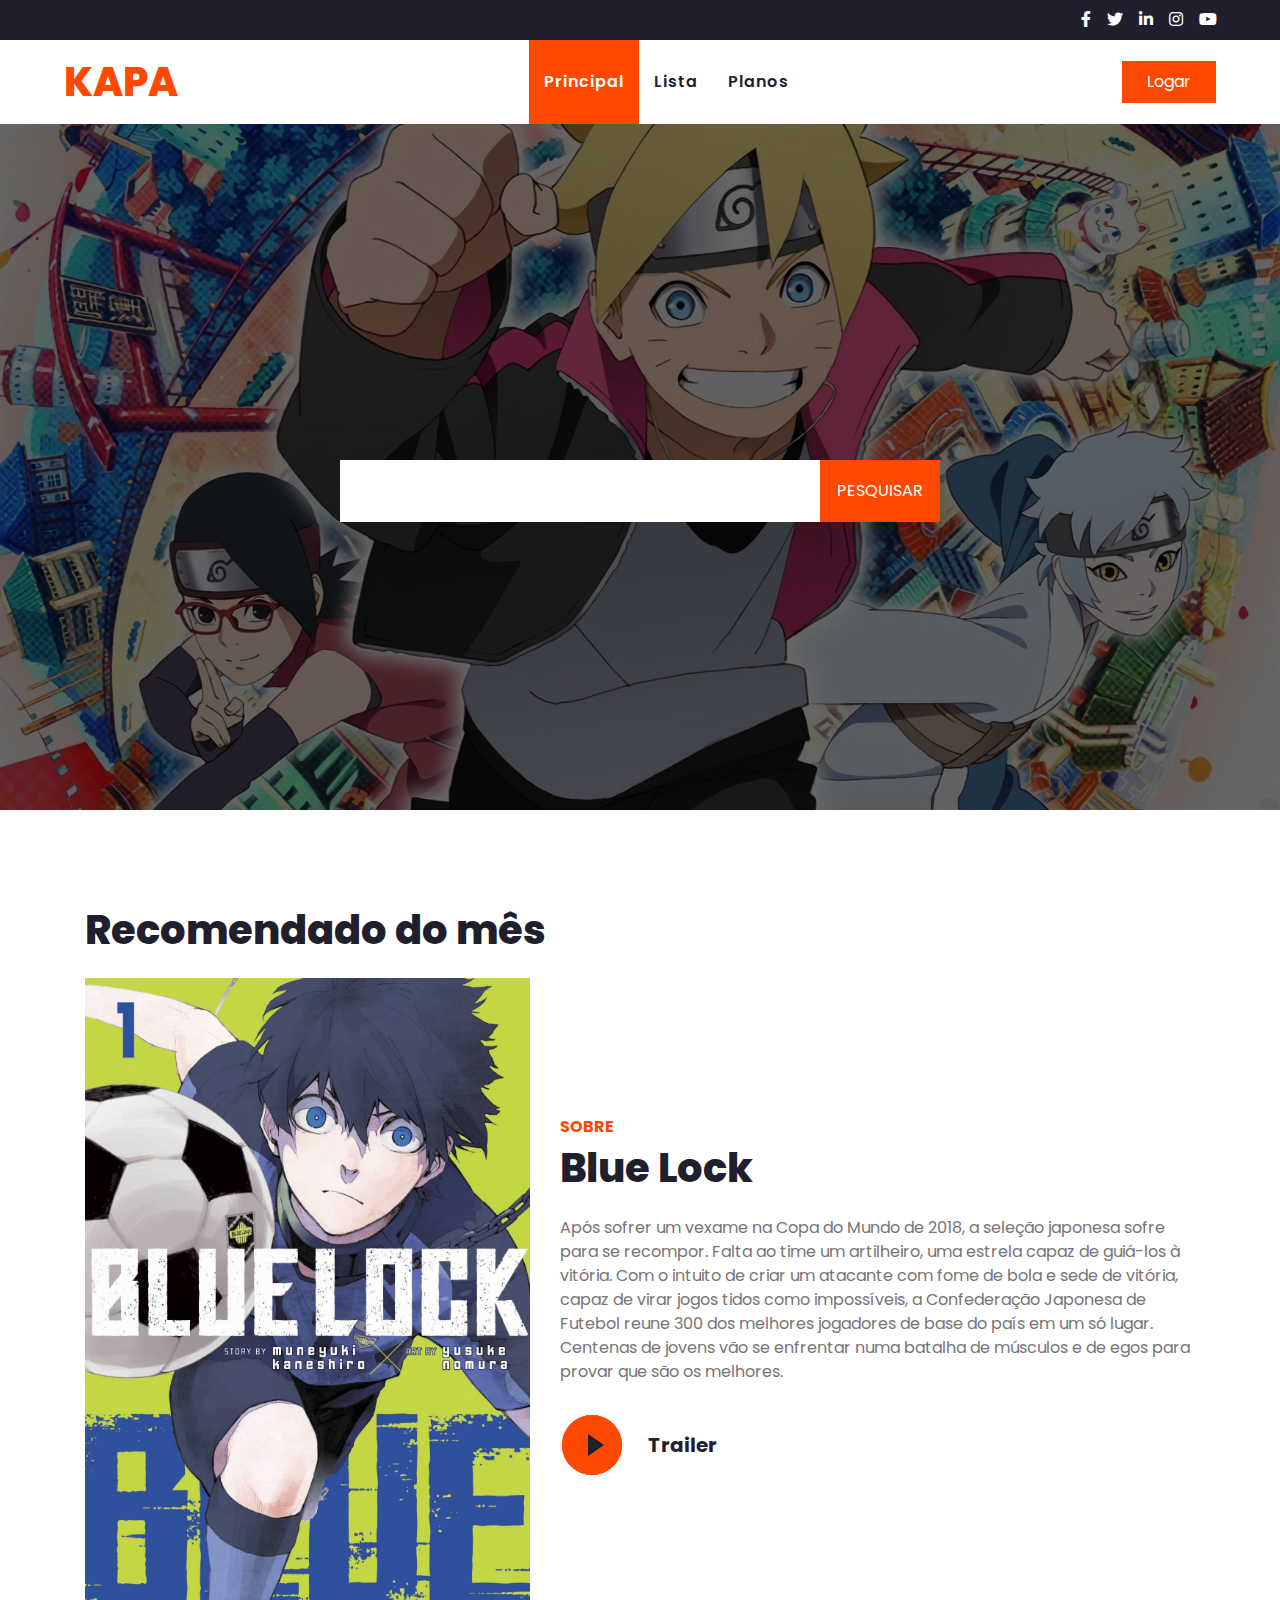
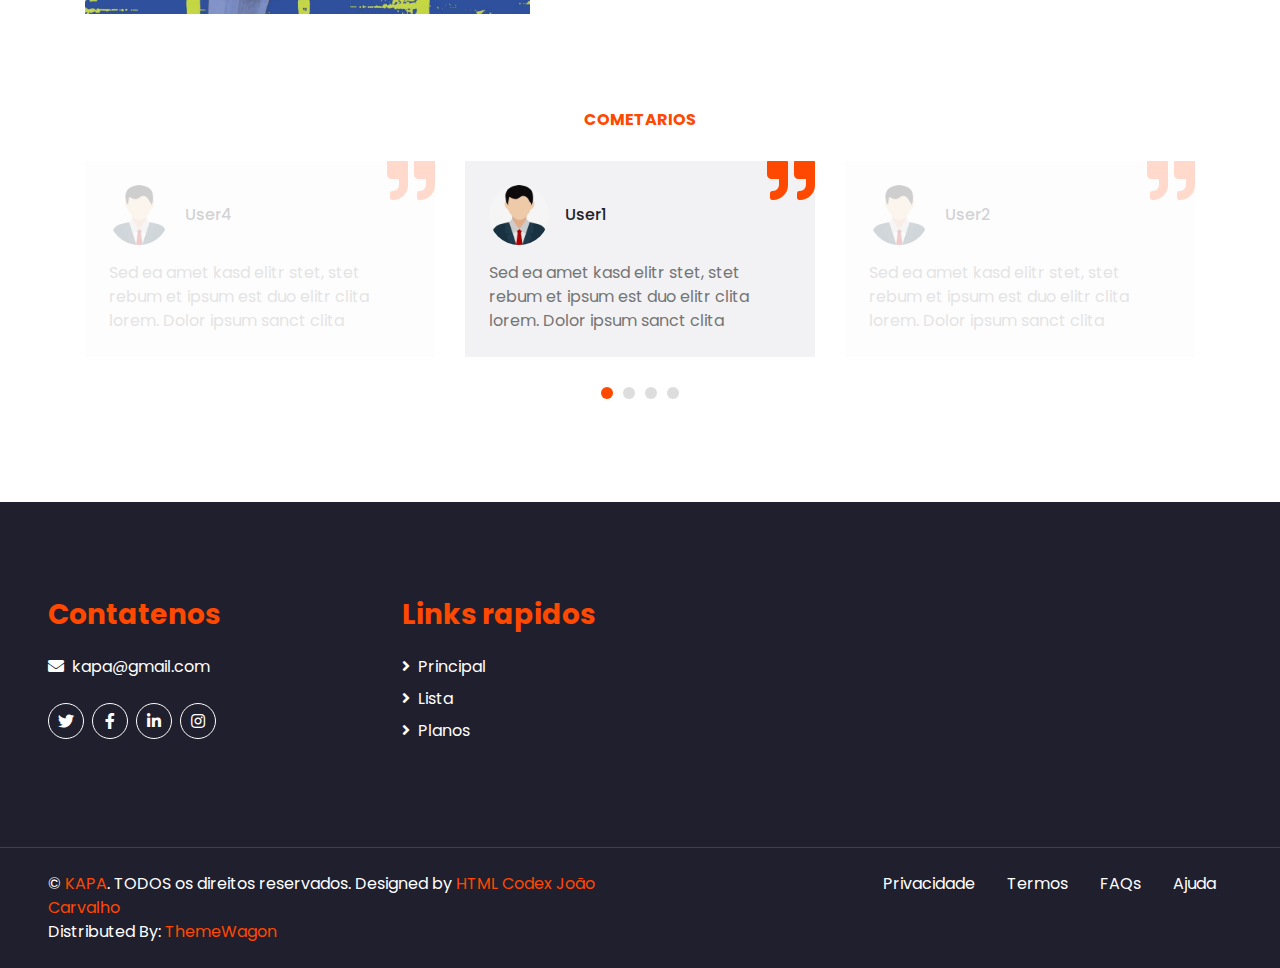
<file: index.html>
<!DOCTYPE html>
<html lang="en">

<head>
    <meta charset="utf-8">
    <title>KAPA</title>
    <meta content="width=device-width, initial-scale=1.0" name="viewport">
    <meta content="Free HTML Templates" name="keywords">
    <meta content="Free HTML Templates" name="description">

    <!-- Favicon -->
    <link href="img/favicon.ico" rel="icon">

    <!-- Google Web Fonts -->
    <link rel="preconnect" href="https://fonts.gstatic.com">
    <link href="https://fonts.googleapis.com/css2?family=Poppins:wght@100;200;300;400;500;600;700;800;900&display=swap" rel="stylesheet">

    <!-- Font Awesome -->
    <link href="https://cdnjs.cloudflare.com/ajax/libs/font-awesome/5.10.0/css/all.min.css" rel="stylesheet">

    <!-- Libraries Stylesheet -->
    <link href="lib/owlcarousel/assets/owl.carousel.min.css" rel="stylesheet">

    <!-- Customized Bootstrap Stylesheet -->
    <link href="css/style.css" rel="stylesheet">
</head>

<body>
    <!-- Topbar Start -->
    <div class="container-fluid bg-dark">
        <div class="row py-2 px-lg-5">
            <div class="col-lg-6 text-center text-lg-left mb-2 mb-lg-0">
                <div class="d-inline-flex align-items-center text-white">
                </div>
            </div>
            <div class="col-lg-6 text-center text-lg-right">
                <div class="d-inline-flex align-items-center">
                    <a class="text-white px-2" href="">
                        <i class="fab fa-facebook-f"></i>
                    </a>
                    <a class="text-white px-2" href="">
                        <i class="fab fa-twitter"></i>
                    </a>
                    <a class="text-white px-2" href="">
                        <i class="fab fa-linkedin-in"></i>
                    </a>
                    <a class="text-white px-2" href="">
                        <i class="fab fa-instagram"></i>
                    </a>
                    <a class="text-white pl-2" href="">
                        <i class="fab fa-youtube"></i>
                    </a>
                </div>
            </div>
        </div>
    </div>
    <!-- Topbar End -->


    <!-- Navbar Start -->
    <div class="container-fluid p-0">
        <nav class="navbar navbar-expand-lg bg-light navbar-light py-3 py-lg-0 px-lg-5">
            <a href="index.html" class="navbar-brand ml-lg-3">
                <h1 class="m-0 display-5 text-uppercase text-primary"></i>KAPA</h1>
            </a>
            <button type="button" class="navbar-toggler" data-toggle="collapse" data-target="#navbarCollapse">
                <span class="navbar-toggler-icon"></span>
            </button>
            <div class="collapse navbar-collapse justify-content-between px-lg-3" id="navbarCollapse">
                <div class="navbar-nav m-auto py-0">
                    <a href="index.html" class="nav-item nav-link active">Principal</a>
                    <a href="Lista.html" class="nav-item nav-link">Lista</a>
                    <a href="Plano.html" class="nav-item nav-link">Planos</a>
                </div>
                <a href="" class="btn btn-primary py-2 px-4 d-none d-lg-block">Logar</a>
            </div>
        </nav>
    </div>
    <!-- Navbar End -->


    <!-- Header Start -->
    <div class="jumbotron jumbotron-fluid mb-5">
        <div class="container text-center py-5">
            <h1 class="text-primary mb-4"></h1>
            <h1 class="text-white display-3 mb-5"></h1>
            <div class="mx-auto" style="width: 100%; max-width: 600px;">
                <div class="input-group">
                    <input type="text" class="form-control border-light" style="padding: 30px;" placeholder="">
                    <div class="input-group-append">
                        <button class="btn btn-primary px-3">PESQUISAR</button>
                    </div>
                </div>
            </div>
        </div>
    </div>
    <!-- Header End -->


    <!-- About Start -->
    <div class="container-fluid py-5">
        <div class="container">
            <h1 class="mb-4">Recomendado do mês</h1>
            <div class="row align-items-center">
                <div class="col-lg-5 pb-4 pb-lg-0">
                    <img class="img-fluid w-100" src="img/bluelock1.jpg" alt="">
                </div>
                <div class="col-lg-7">
                    <h6 class="text-primary text-uppercase font-weight-bold">Sobre</h6>
                    <h1 class="mb-4">Blue Lock</h1>
                    <p class="mb-4">Após sofrer um vexame na Copa do Mundo de 2018, a seleção japonesa sofre para se recompor. Falta ao time um artilheiro, uma estrela capaz de guiá-los à vitória. Com o intuito de criar um atacante com fome de bola e sede de vitória, capaz de virar jogos tidos como impossíveis, a Confederação Japonesa de Futebol reune 300 dos melhores jogadores de base do país em um só lugar. Centenas de jovens vão se enfrentar numa batalha de músculos e de egos para provar que são os melhores.</p>
                    <div class="d-flex align-items-center pt-2">
                        <button type="button" class="btn-play" data-toggle="modal"
                            data-src="https://youtu.be/RezlceK7wiM" data-target="#videoModal">
                            <span></span>
                        </button>
                        <h5 class="font-weight-bold m-0 ml-4">Trailer</h5>
                    </div>
                </div>
            </div>
        </div>
        <!-- Video Modal -->
        <div class="modal fade" id="videoModal" tabindex="-1" role="dialog" aria-labelledby="exampleModalLabel" aria-hidden="true">
            <div class="modal-dialog" role="document">
                <div class="modal-content">
                    <div class="modal-body">
                        <button type="button" class="close" data-dismiss="modal" aria-label="Close">
                            <span aria-hidden="true">&times;</span>
                        </button>        
                        <!-- 16:9 aspect ratio -->
                        <div class="embed-responsive embed-responsive-16by9">
                            <iframe class="embed-responsive-item" src="" id="video"  allowscriptaccess="always" allow="autoplay"></iframe>
                        </div>
                    </div>
                </div>
            </div>
        </div>
    </div>

    <!--avaliações-->

    <div class="container-fluid py-5">
        <div class="container">
            <div class="text-center pb-2">
                <h6 class="text-primary text-uppercase font-weight-bold">Cometarios</h6>
                <h1 class="mb-4"></h1>
            </div>
            <div class="owl-carousel testimonial-carousel">
                <div class="position-relative bg-secondary p-4">
                    <i class="fa fa-3x fa-quote-right text-primary position-absolute" style="top: -6px; right: 0;"></i>
                    <div class="d-flex align-items-center mb-3">
                        <img class="img-fluid rounded-circle" src="img/user1.jpg" style="width: 60px; height: 60px;" alt="">
                        <div class="ml-3">
                            <h6 class="font-weight-semi-bold m-0">User1</h6>
                        </div>
                    </div>
                    <p class="m-0">Sed ea amet kasd elitr stet, stet rebum et ipsum est duo elitr clita lorem. Dolor ipsum sanct clita</p>
                </div>
                <div class="position-relative bg-secondary p-4">
                    <i class="fa fa-3x fa-quote-right text-primary position-absolute" style="top: -6px; right: 0;"></i>
                    <div class="d-flex align-items-center mb-3">
                        <img class="img-fluid rounded-circle" src="img/user1.jpg" style="width: 60px; height: 60px;" alt="">
                        <div class="ml-3">
                            <h6 class="font-weight-semi-bold m-0">User2</h6>
                        </div>
                    </div>
                    <p class="m-0">Sed ea amet kasd elitr stet, stet rebum et ipsum est duo elitr clita lorem. Dolor ipsum sanct clita</p>
                </div>
                <div class="position-relative bg-secondary p-4">
                    <i class="fa fa-3x fa-quote-right text-primary position-absolute" style="top: -6px; right: 0;"></i>
                    <div class="d-flex align-items-center mb-3">
                        <img class="img-fluid rounded-circle" src="img/user1.jpg" style="width: 60px; height: 60px;" alt="">
                        <div class="ml-3">
                            <h6 class="font-weight-semi-bold m-0">User3</h6>
                        </div>
                    </div>
                    <p class="m-0">Sed ea amet kasd elitr stet, stet rebum et ipsum est duo elitr clita lorem. Dolor ipsum sanct clita</p>
                </div>
                <div class="position-relative bg-secondary p-4">
                    <i class="fa fa-3x fa-quote-right text-primary position-absolute" style="top: -6px; right: 0;"></i>
                    <div class="d-flex align-items-center mb-3">
                        <img class="img-fluid rounded-circle" src="img/user1.jpg" style="width: 60px; height: 60px;" alt="">
                        <div class="ml-3">
                            <h6 class="font-weight-semi-bold m-0">User4</h6>
                        </div>
                    </div>
                    <p class="m-0">Sed ea amet kasd elitr stet, stet rebum et ipsum est duo elitr clita lorem. Dolor ipsum sanct clita</p>
                </div>
            </div>
        </div>
    </div>
    <!-- About End -->

    <!-- Footer Start -->
    <div class="container-fluid bg-dark text-white mt-5 py-5 px-sm-3 px-md-5">
        <div class="row pt-5">
            <div class="col-lg-7 col-md-6">
                <div class="row">
                    <div class="col-md-6 mb-5">
                        <h3 class="text-primary mb-4">Contatenos</h3>
                        <p><i class="fa fa-envelope mr-2"></i>kapa@gmail.com</p>
                        <div class="d-flex justify-content-start mt-4">
                            <a class="btn btn-outline-light btn-social mr-2" href="#"><i class="fab fa-twitter"></i></a>
                            <a class="btn btn-outline-light btn-social mr-2" href="#"><i class="fab fa-facebook-f"></i></a>
                            <a class="btn btn-outline-light btn-social mr-2" href="#"><i class="fab fa-linkedin-in"></i></a>
                            <a class="btn btn-outline-light btn-social" href="#"><i class="fab fa-instagram"></i></a>
                        </div>
                    </div>
                    <div class="col-md-6 mb-5">
                        <h3 class="text-primary mb-4">Links rapidos</h3>
                        <div class="d-flex flex-column justify-content-start">
                            <a class="text-white mb-2" href="#"><i class="fa fa-angle-right mr-2"></i>Principal</a>
                            <a class="text-white mb-2" href="#"><i class="fa fa-angle-right mr-2"></i>Lista</a>
                            <a class="text-white mb-2" href="#"><i class="fa fa-angle-right mr-2"></i>Planos</a>
                        </div>
                    </div>
                </div>
            </div>
                        </div>
                    </div>
                </div>
            </div>
        </div>
    </div>
    <div class="container-fluid bg-dark text-white border-top py-4 px-sm-3 px-md-5" style="border-color: #3E3E4E !important;">
        <div class="row">
            <div class="col-lg-6 text-center text-md-left mb-3 mb-md-0">
                <p class="m-0 text-white">&copy; <a href="#">KAPA</a>. TODOS os direitos reservados. 
				
				<!--/*** This template is free as long as you keep the footer author’s credit link/attribution link/backlink. If you'd like to use the template without the footer author’s credit link/attribution link/backlink, you can purchase the Credit Removal License from "https://htmlcodex.com/credit-removal". Thank you for your support. ***/-->
				Designed by <a href="https://htmlcodex.com">HTML Codex</a><a href="https://github.com/JoaoBuiu"> João Carvalho</a>
                <br>Distributed By: <a href="https://themewagon.com" target="_blank">ThemeWagon</a>
                </p>
            </div>
            <div class="col-lg-6 text-center text-md-right">
                <ul class="nav d-inline-flex">
                    <li class="nav-item">
                        <a class="nav-link text-white py-0" href="#">Privacidade</a>
                    </li>
                    <li class="nav-item">
                        <a class="nav-link text-white py-0" href="#">Termos</a>
                    </li>
                    <li class="nav-item">
                        <a class="nav-link text-white py-0" href="#">FAQs</a>
                    </li>
                    <li class="nav-item">
                        <a class="nav-link text-white py-0" href="#">Ajuda</a>
                    </li>
                </ul>
            </div>
        </div>
    </div>
    <!-- Footer End -->


    <!-- Back to Top -->
    <a href="#" class="btn btn-lg btn-primary back-to-top"><i class="fa fa-angle-double-up"></i></a>


    <!-- JavaScript Libraries -->
    <script src="https://code.jquery.com/jquery-3.4.1.min.js"></script>
    <script src="https://stackpath.bootstrapcdn.com/bootstrap/4.4.1/js/bootstrap.bundle.min.js"></script>
    <script src="lib/easing/easing.min.js"></script>
    <script src="lib/waypoints/waypoints.min.js"></script>
    <script src="lib/counterup/counterup.min.js"></script>
    <script src="lib/owlcarousel/owl.carousel.min.js"></script>

    <!-- Contact Javascript File -->
    <script src="mail/jqBootstrapValidation.min.js"></script>
    <script src="mail/contact.js"></script>

    <!-- Template Javascript -->
    <script src="js/main.js"></script>
</body>

</html>
</file>
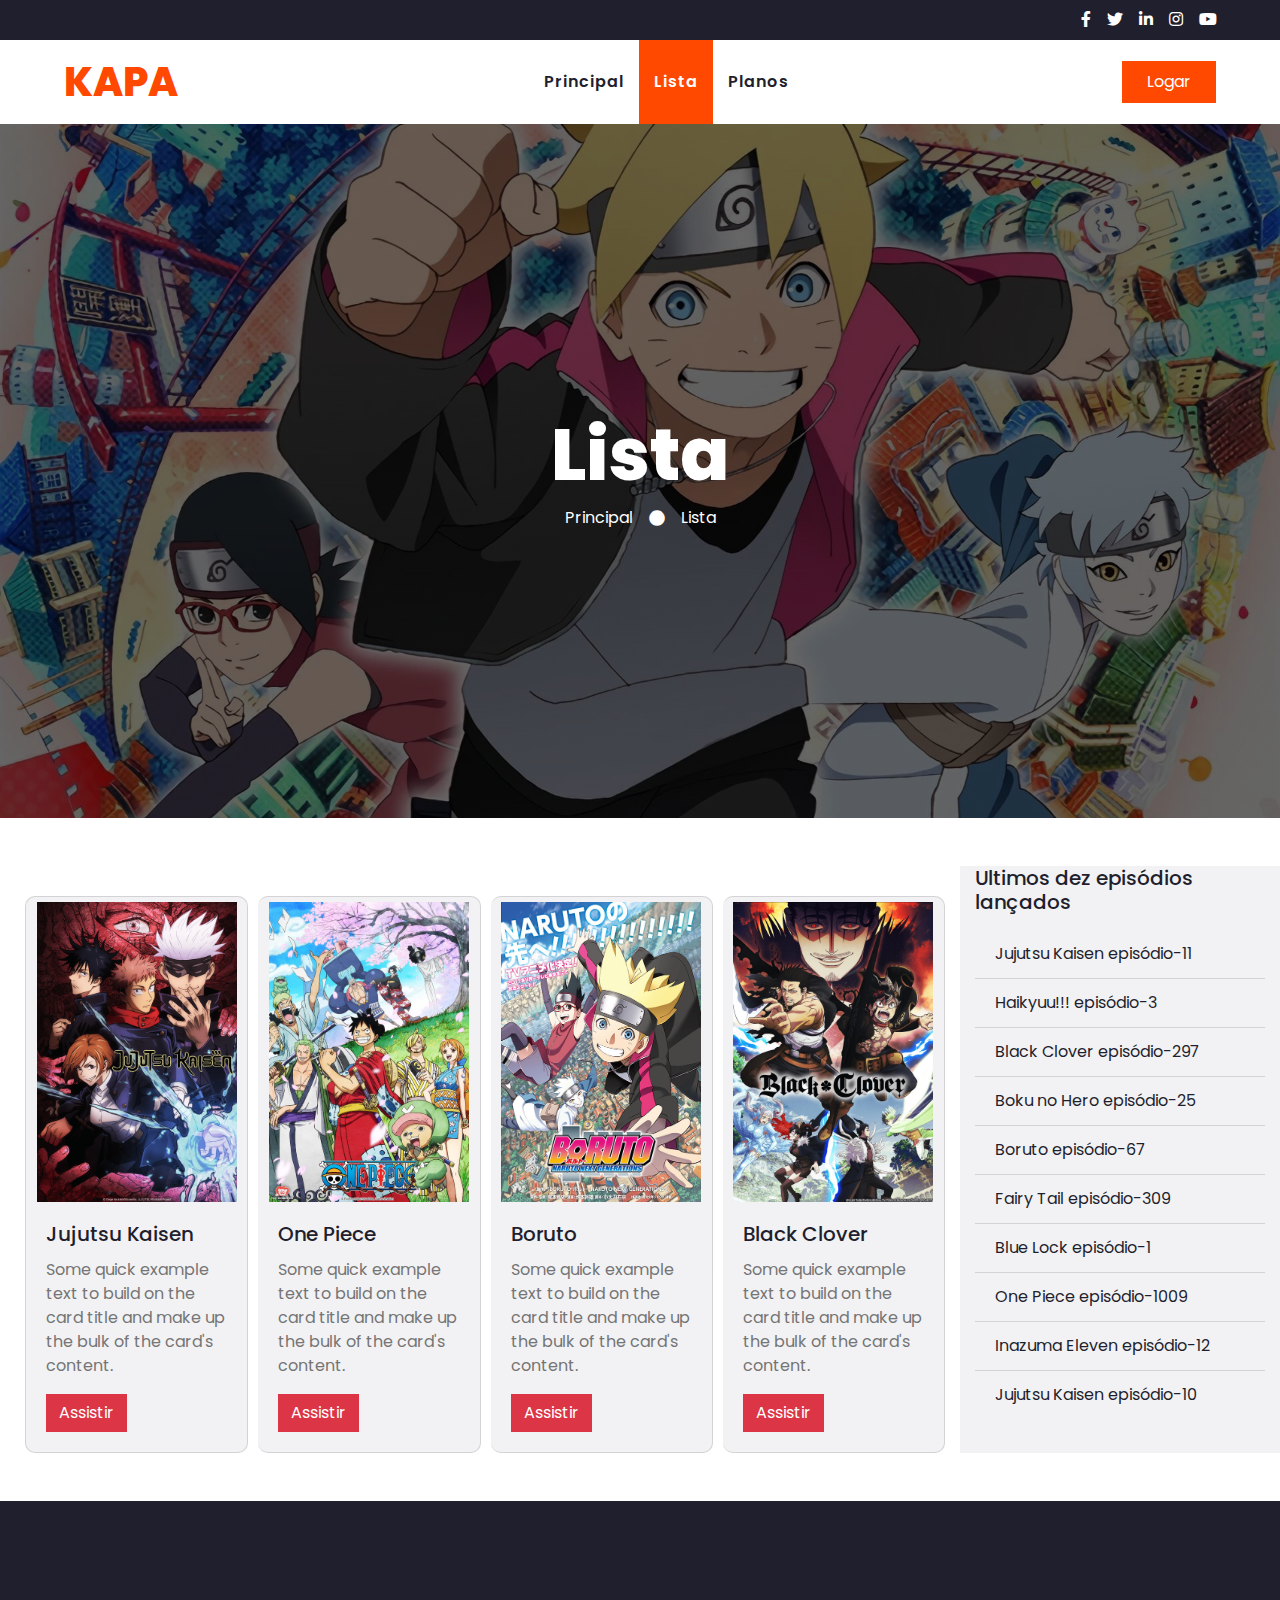
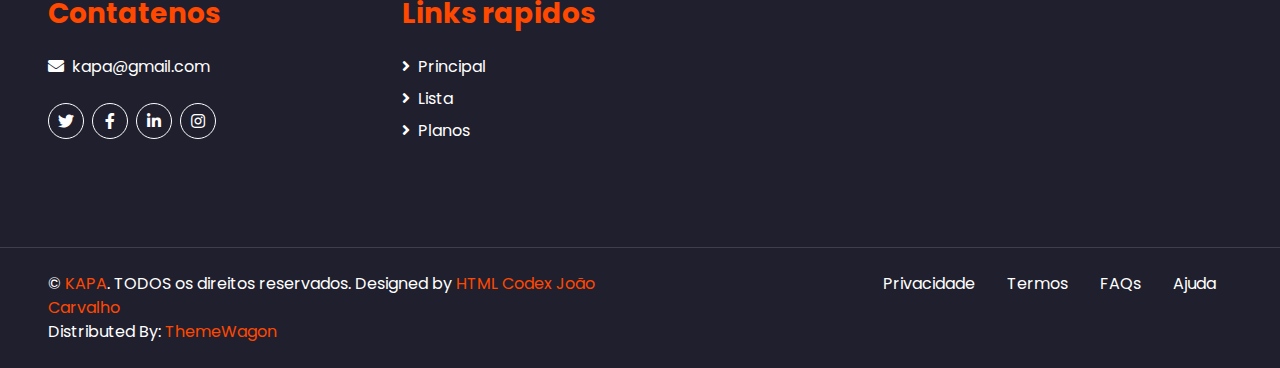
<file: Lista.html>
<!DOCTYPE html>
<html lang="en">

<head>
    <meta charset="utf-8">
    <title>KAPA</title>
    <meta content="width=device-width, initial-scale=1.0" name="viewport">
    <meta content="Free HTML Templates" name="keywords">
    <meta content="Free HTML Templates" name="description">

    <!-- Favicon -->
    <link href="img/favicon.ico" rel="icon">

    <!-- Google Web Fonts -->
    <link rel="preconnect" href="https://fonts.gstatic.com">
    <link href="https://fonts.googleapis.com/css2?family=Poppins:wght@100;200;300;400;500;600;700;800;900&display=swap" rel="stylesheet">

    <!-- Font Awesome -->
    <link href="https://cdnjs.cloudflare.com/ajax/libs/font-awesome/5.10.0/css/all.min.css" rel="stylesheet">

    <!-- Libraries Stylesheet -->
    <link href="lib/owlcarousel/assets/owl.carousel.min.css" rel="stylesheet">

    <!-- Customized Bootstrap Stylesheet -->
    <link href="css/style.css" rel="stylesheet">
</head>

<body>
    <!-- Topbar Start -->
    <div class="container-fluid bg-dark">
        <div class="row py-2 px-lg-5">
            <div class="col-lg-6 text-center text-lg-left mb-2 mb-lg-0">
            </div>
            <div class="col-lg-6 text-center text-lg-right">
                <div class="d-inline-flex align-items-center">
                    <a class="text-white px-2" href="">
                        <i class="fab fa-facebook-f"></i>
                    </a>
                    <a class="text-white px-2" href="">
                        <i class="fab fa-twitter"></i>
                    </a>
                    <a class="text-white px-2" href="">
                        <i class="fab fa-linkedin-in"></i>
                    </a>
                    <a class="text-white px-2" href="">
                        <i class="fab fa-instagram"></i>
                    </a>
                    <a class="text-white pl-2" href="">
                        <i class="fab fa-youtube"></i>
                    </a>
                </div>
            </div>
        </div>
    </div>
    <!-- Topbar End -->


    <!-- Navbar Start -->
    <div class="container-fluid p-0">
        <nav class="navbar navbar-expand-lg bg-light navbar-light py-3 py-lg-0 px-lg-5">
            <a href="index.html" class="navbar-brand ml-lg-3">
                <h1 class="m-0 display-5 text-uppercase text-primary"></i>KAPA</h1>
            </a>
            <button type="button" class="navbar-toggler" data-toggle="collapse" data-target="#navbarCollapse">
                <span class="navbar-toggler-icon"></span>
            </button>
            <div class="collapse navbar-collapse justify-content-between px-lg-3" id="navbarCollapse">
                <div class="navbar-nav m-auto py-0">
                    <a href="index.html" class="nav-item nav-link">Principal</a>
                    <a href="Lista.html" class="nav-item nav-link active">Lista</a>
                    <a href="Plano.html" class="nav-item nav-link">Planos</a>
                </div>
                <a href="" class="btn btn-primary py-2 px-4 d-none d-lg-block">Logar</a>
            </div>
        </nav>
    </div>
    <!-- Navbar End -->


    <!-- Header Start -->
    <div class="jumbotron jumbotron-fluid mb-5">
        <div class="container text-center py-5">
            <h1 class="text-white display-3">Lista</h1>
            <div class="d-inline-flex align-items-center text-white">
                <p class="m-0"><a class="text-white" href="">Principal</a></p>
                <i class="fa fa-circle px-3"></i>
                <p class="m-0">Lista</p>
            </div>
        </div>
    </div>
    <!-- Header End -->


    <!-- About Start -->
    <div class="container-fluid">
        <div class="row">
          <div class="col-sm-9 bg-white card-group cartao">
                <div class="card align-items-center bg-secondary " style=" width: 10rem; margin-top: 30px; margin-left: 10px; border-radius: 10px;">
                    <img src="img/p1.jpg" class="card-img-top" style="height: 300px; max-width:200px; margin-top:5px;" alt="...">
                        <div class="card-body">
                            <h5 class="card-title">Jujutsu Kaisen</h5>
                            <p class="card-text">Some quick example text to build on the card title and make up the bulk of the card's content.</p>
                            <a href="#" class="btn btn-danger">Assistir</a>
                        </div>
                </div>
                <div class="card align-items-center bg-secondary" style="width: 10rem; margin-top: 30px; margin-left: 10px; border-radius: 10px;">
                    <img src="img/p5.jpg" class="card-img-top" style="height: 300px; max-width:200px; margin-top:5px;" alt="...">
                        <div class="card-body">
                            <h5 class="card-title">One Piece</h5>
                            <p class="card-text">Some quick example text to build on the card title and make up the bulk of the card's content.</p>
                            <a href="#" class="btn btn-danger">Assistir</a>
                        </div>
                </div>
                <div class="card align-items-center bg-secondary" style="width: 10rem; margin-top: 30px; margin-left: 10px; border-radius: 10px;">
                    <img src="img/p4.jpg" class="card-img-top" style="height: 300px; max-width:200px; margin-top:5px;" alt="...">
                        <div class="card-body">
                            <h5 class="card-title">Boruto</h5>
                            <p class="card-text">Some quick example text to build on the card title and make up the bulk of the card's content.</p>
                            <a href="#" class="btn btn-danger">Assistir</a>
                        </div>
                </div>
                <div class="card align-items-center bg-secondary c1" style="width: 10rem; margin-top: 30px; margin-left: 10px; border-radius: 10px;">
                    <img src="img/p6.jpg" class="card-img-top" style="height: 300px; max-width:200px; margin-top:5px;" alt="...">
                        <div class="card-body">
                            <h5 class="card-title">Black Clover</h5>
                            <p class="card-text">Some quick example text to build on the card title and make up the bulk of the card's content.</p>
                            <a href="#" class="btn btn-danger">Assistir</a>
                        </div>
                </div>
            </div>
          <div class="col-sm-3 bg-secondary">
            <h5 class="text-dark">Ultimos dez episódios lançados</h5>
            <p><ul class="list-group list-group-flush">
                <li class="list-group-item bg-secondary"> <a href="#" class="text-decoration-none text-dark">Jujutsu Kaisen episódio-11</a> </li>
                <li class="list-group-item bg-secondary"> <a href="#" class="text-decoration-none text-dark">Haikyuu!!! episódio-3</a> </li>
                <li class="list-group-item bg-secondary"> <a href="#" class="text-decoration-none text-dark">Black Clover episódio-297</a> </li>
                <li class="list-group-item bg-secondary"> <a href="#" class="text-decoration-none text-dark">Boku no Hero episódio-25</a> </li>
                <li class="list-group-item bg-secondary"> <a href="#" class="text-decoration-none text-dark">Boruto episódio-67</a> </li>
                <li class="list-group-item bg-secondary"> <a href="#" class="text-decoration-none text-dark">Fairy Tail episódio-309</a></li>
                <li class="list-group-item bg-secondary"> <a href="#" class="text-decoration-none text-dark">Blue Lock episódio-1</a> </li>
                <li class="list-group-item bg-secondary"> <a href="#" class="text-decoration-none text-dark">One Piece episódio-1009</a> </li>
                <li class="list-group-item bg-secondary"> <a href="#" class="text-decoration-none text-dark">Inazuma Eleven episódio-12 </a> </li>
                <li class="list-group-item bg-secondary"> <a href="#" class="text-decoration-none text-dark">Jujutsu Kaisen episódio-10</a> </li>
              </ul></p>
          </div>
        </div>
    </div>
    <!-- About End -->

    <!-- Footer Start -->
    <div class="container-fluid bg-dark text-white mt-5 py-5 px-sm-3 px-md-5">
        <div class="row pt-5">
            <div class="col-lg-7 col-md-6">
                <div class="row">
                    <div class="col-md-6 mb-5">
                        <h3 class="text-primary mb-4">Contatenos</h3>
                        <p><i class="fa fa-envelope mr-2"></i>kapa@gmail.com</p>
                        <div class="d-flex justify-content-start mt-4">
                            <a class="btn btn-outline-light btn-social mr-2" href="#"><i class="fab fa-twitter"></i></a>
                            <a class="btn btn-outline-light btn-social mr-2" href="#"><i class="fab fa-facebook-f"></i></a>
                            <a class="btn btn-outline-light btn-social mr-2" href="#"><i class="fab fa-linkedin-in"></i></a>
                            <a class="btn btn-outline-light btn-social" href="#"><i class="fab fa-instagram"></i></a>
                        </div>
                    </div>
                    <div class="col-md-6 mb-5">
                        <h3 class="text-primary mb-4">Links rapidos</h3>
                        <div class="d-flex flex-column justify-content-start">
                            <a class="text-white mb-2" href="#"><i class="fa fa-angle-right mr-2"></i>Principal</a>
                            <a class="text-white mb-2" href="#"><i class="fa fa-angle-right mr-2"></i>Lista</a>
                            <a class="text-white mb-2" href="#"><i class="fa fa-angle-right mr-2"></i>Planos</a>
                        </div>
                    </div>
                </div>
            </div>
                        </div>
                    </div>
                </div>
            </div>
        </div>
    </div>
    <div class="container-fluid bg-dark text-white border-top py-4 px-sm-3 px-md-5" style="border-color: #3E3E4E !important;">
        <div class="row">
            <div class="col-lg-6 text-center text-md-left mb-3 mb-md-0">
                <p class="m-0 text-white">&copy; <a href="#">KAPA</a>. TODOS os direitos reservados. 
				
				<!--/*** This template is free as long as you keep the footer author’s credit link/attribution link/backlink. If you'd like to use the template without the footer author’s credit link/attribution link/backlink, you can purchase the Credit Removal License from "https://htmlcodex.com/credit-removal". Thank you for your support. ***/-->
				Designed by <a href="https://htmlcodex.com">HTML Codex</a><a href="https://github.com/JoaoBuiu"> João Carvalho</a>
                <br>Distributed By: <a href="https://themewagon.com" target="_blank">ThemeWagon</a>
                </p>
            </div>
            <div class="col-lg-6 text-center text-md-right">
                <ul class="nav d-inline-flex">
                    <li class="nav-item">
                        <a class="nav-link text-white py-0" href="#">Privacidade</a>
                    </li>
                    <li class="nav-item">
                        <a class="nav-link text-white py-0" href="#">Termos</a>
                    </li>
                    <li class="nav-item">
                        <a class="nav-link text-white py-0" href="#">FAQs</a>
                    </li>
                    <li class="nav-item">
                        <a class="nav-link text-white py-0" href="#">Ajuda</a>
                    </li>
                </ul>
            </div>
        </div>
    </div>
    <!-- Footer End -->


    <!-- Back to Top -->
    <a href="#" class="btn btn-lg btn-primary back-to-top"><i class="fa fa-angle-double-up"></i></a>


    <!-- JavaScript Libraries -->
    <script src="https://code.jquery.com/jquery-3.4.1.min.js"></script>
    <script src="https://stackpath.bootstrapcdn.com/bootstrap/4.4.1/js/bootstrap.bundle.min.js"></script>
    <script src="lib/easing/easing.min.js"></script>
    <script src="lib/waypoints/waypoints.min.js"></script>
    <script src="lib/counterup/counterup.min.js"></script>
    <script src="lib/owlcarousel/owl.carousel.min.js"></script>

    <!-- Contact Javascript File -->
    <script src="mail/jqBootstrapValidation.min.js"></script>
    <script src="mail/contact.js"></script>

    <!-- Template Javascript -->
    <script src="js/main.js"></script>
</body>

</html>
</file>
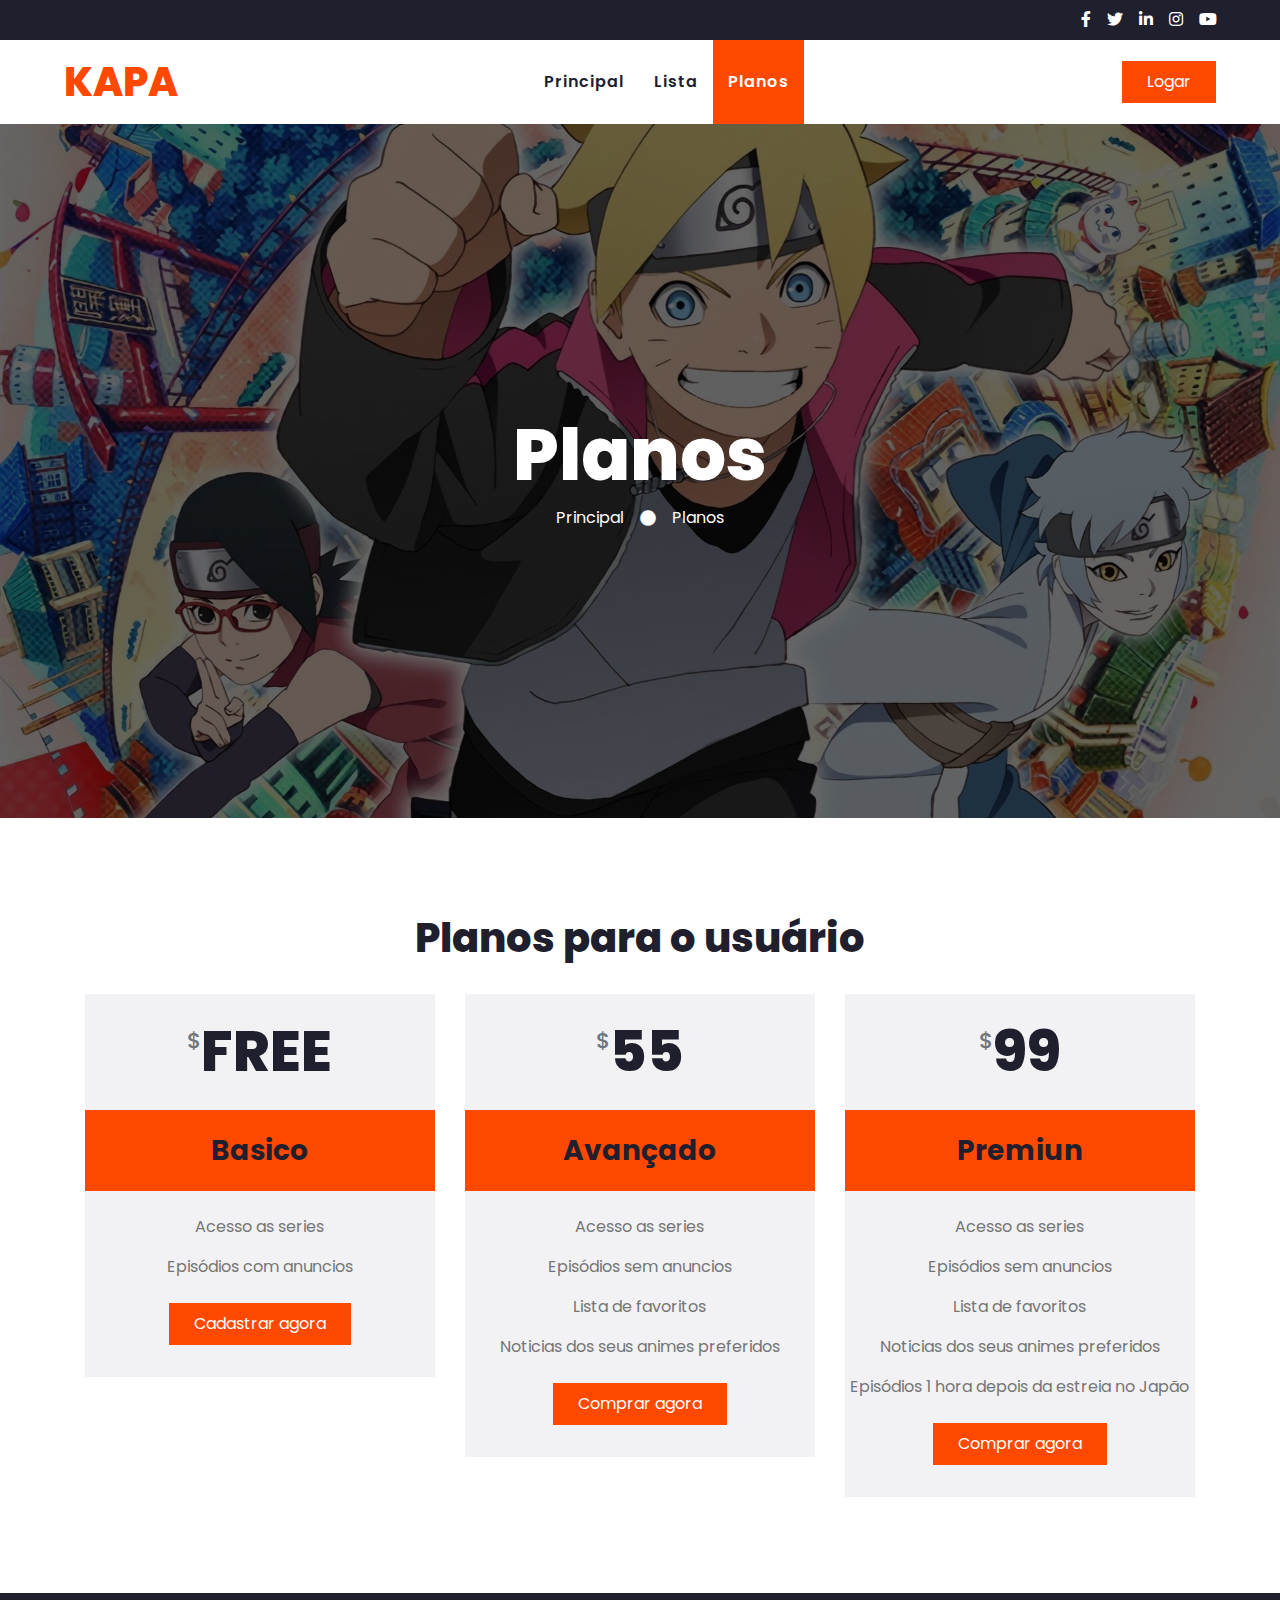
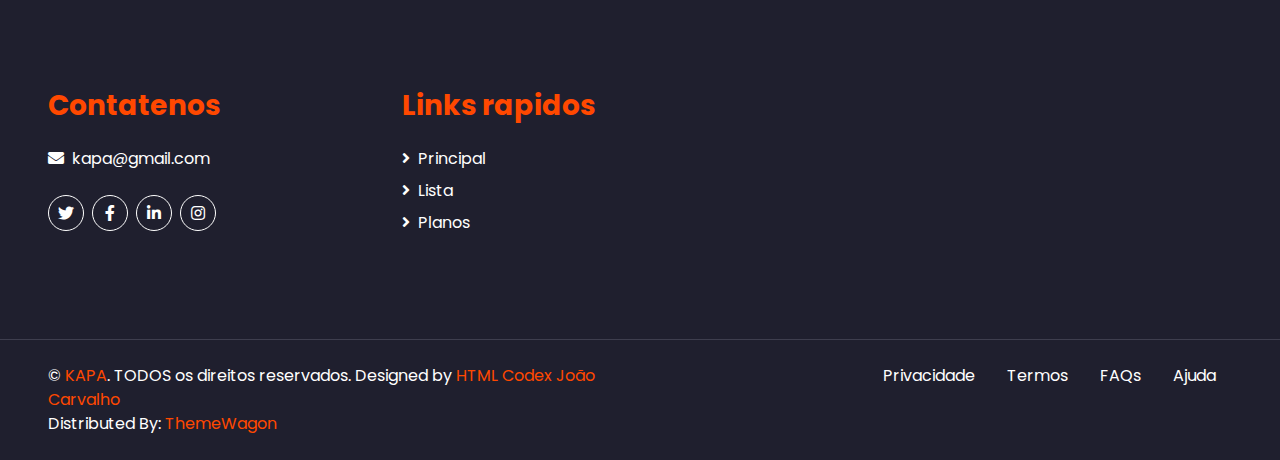
<file: Plano.html>
<!DOCTYPE html>
<html lang="en">

<head>
    <meta charset="utf-8">
    <title>KAPA</title>
    <meta content="width=device-width, initial-scale=1.0" name="viewport">
    <meta content="Free HTML Templates" name="keywords">
    <meta content="Free HTML Templates" name="description">

    <!-- Favicon -->
    <link href="img/favicon.ico" rel="icon">

    <!-- Google Web Fonts -->
    <link rel="preconnect" href="https://fonts.gstatic.com">
    <link href="https://fonts.googleapis.com/css2?family=Poppins:wght@100;200;300;400;500;600;700;800;900&display=swap" rel="stylesheet">

    <!-- Font Awesome -->
    <link href="https://cdnjs.cloudflare.com/ajax/libs/font-awesome/5.10.0/css/all.min.css" rel="stylesheet">

    <!-- Libraries Stylesheet -->
    <link href="lib/owlcarousel/assets/owl.carousel.min.css" rel="stylesheet">

    <!-- Customized Bootstrap Stylesheet -->
    <link href="css/style.css" rel="stylesheet">
</head>

<body>
    <!-- Topbar Start -->
    <div class="container-fluid bg-dark">
        <div class="row py-2 px-lg-5">
            <div class="col-lg-6 text-center text-lg-left mb-2 mb-lg-0">
            </div>
            <div class="col-lg-6 text-center text-lg-right">
                <div class="d-inline-flex align-items-center">
                    <a class="text-white px-2" href="">
                        <i class="fab fa-facebook-f"></i>
                    </a>
                    <a class="text-white px-2" href="">
                        <i class="fab fa-twitter"></i>
                    </a>
                    <a class="text-white px-2" href="">
                        <i class="fab fa-linkedin-in"></i>
                    </a>
                    <a class="text-white px-2" href="">
                        <i class="fab fa-instagram"></i>
                    </a>
                    <a class="text-white pl-2" href="">
                        <i class="fab fa-youtube"></i>
                    </a>
                </div>
            </div>
        </div>
    </div>
    <!-- Topbar End -->


    <!-- Navbar Start -->
    <div class="container-fluid p-0">
        <nav class="navbar navbar-expand-lg bg-light navbar-light py-3 py-lg-0 px-lg-5">
            <a href="index.html" class="navbar-brand ml-lg-3">
                <h1 class="m-0 display-5 text-uppercase text-primary"></i>KAPA</h1>
            </a>
            <button type="button" class="navbar-toggler" data-toggle="collapse" data-target="#navbarCollapse">
                <span class="navbar-toggler-icon"></span>
            </button>
            <div class="collapse navbar-collapse justify-content-between px-lg-3" id="navbarCollapse">
                <div class="navbar-nav m-auto py-0">
                    <a href="index.html" class="nav-item nav-link">Principal</a>
                    <a href="Lista.html" class="nav-item nav-link">Lista</a>
                    <a href="Plano.html" class="nav-item nav-link active">Planos</a>
                </div>
                <a href="" class="btn btn-primary py-2 px-4 d-none d-lg-block">Logar</a>
            </div>
        </nav>
    </div>
    <!-- Navbar End -->


    <!-- Header Start -->
    <div class="jumbotron jumbotron-fluid mb-5">
        <div class="container text-center py-5">
            <h1 class="text-white display-3">Planos</h1>
            <div class="d-inline-flex align-items-center text-white">
                <p class="m-0"><a class="text-white" href="">Principal</a></p>
                <i class="fa fa-circle px-3"></i>
                <p class="m-0">Planos</p>
            </div>
        </div>
    </div>
    <!-- Header End -->


    <!-- Pricing Plan Start -->
    <div class="container-fluid pt-5">
        <div class="container">
            <div class="text-center pb-2">
                <h1 class="mb-4">Planos para o usuário</h1>
            </div>
            <div class="row">
                <div class="col-md-4 mb-5">
                    <div class="bg-secondary">
                        <div class="text-center p-4">
                            <h1 class="display-4 mb-0">
                                <small class="align-top text-muted font-weight-medium" style="font-size: 22px; line-height: 45px;">$</small>FREE<small class="align-bottom text-muted font-weight-medium" style="font-size: 16px; line-height: 40px;"></small>
                            </h1>
                        </div>
                        <div class="bg-primary text-center p-4">
                            <h3 class="m-0">Basico</h3>
                        </div>
                        <div class="d-flex flex-column align-items-center py-4">
                            <p>Acesso as series</p>
                            <p>Episódios com anuncios</p>
                            <a href="" class="btn btn-primary py-2 px-4 my-2">Cadastrar agora</a>
                        </div>
                    </div>
                </div>
                <div class="col-md-4 mb-5">
                    <div class="bg-secondary">
                        <div class="text-center p-4">
                            <h1 class="display-4 mb-0">
                                <small class="align-top text-muted font-weight-medium" style="font-size: 22px; line-height: 45px;">$</small>55<small class="align-bottom text-muted font-weight-medium" style="font-size: 16px; line-height: 40px;"></small>
                            </h1>
                        </div>
                        <div class="bg-primary text-center p-4">
                            <h3 class="m-0">Avançado</h3>
                        </div>
                        <div class="d-flex flex-column align-items-center py-4">
                            <p>Acesso as series</p>
                            <p>Episódios sem anuncios</p>
                            <p>Lista de favoritos</p>
                            <p>Noticias dos seus animes preferidos</p>
                            <a href="" class="btn btn-primary py-2 px-4 my-2">Comprar agora</a>
                        </div>
                    </div>
                </div>
                <div class="col-md-4 mb-5">
                    <div class="bg-secondary">
                        <div class="text-center p-4">
                            <h1 class="display-4 mb-0">
                                <small class="align-top text-muted font-weight-medium" style="font-size: 22px; line-height: 45px;">$</small>99<small class="align-bottom text-muted font-weight-medium" style="font-size: 16px; line-height: 40px;"></small>
                            </h1>
                        </div>
                        <div class="bg-primary text-center p-4">
                            <h3 class="m-0">Premiun</h3>
                        </div>
                        <div class="d-flex flex-column align-items-center py-4">
                            <p>Acesso as series</p>
                            <p>Episódios sem anuncios</p>
                            <p>Lista de favoritos</p>
                            <p>Noticias dos seus animes preferidos</p>
                            <p>Episódios 1 hora depois da estreia no Japão</p>
                            <a href="" class="btn btn-primary py-2 px-4 my-2">Comprar agora</a>
                        </div>
                    </div>
                </div>
            </div>
        </div>
    </div>
    <!-- Pricing Plan End -->


   

    <!-- Footer Start -->
    <div class="container-fluid bg-dark text-white mt-5 py-5 px-sm-3 px-md-5">
        <div class="row pt-5">
            <div class="col-lg-7 col-md-6">
                <div class="row">
                    <div class="col-md-6 mb-5">
                        <h3 class="text-primary mb-4">Contatenos</h3>
                        <p><i class="fa fa-envelope mr-2"></i>kapa@gmail.com</p>
                        <div class="d-flex justify-content-start mt-4">
                            <a class="btn btn-outline-light btn-social mr-2" href="#"><i class="fab fa-twitter"></i></a>
                            <a class="btn btn-outline-light btn-social mr-2" href="#"><i class="fab fa-facebook-f"></i></a>
                            <a class="btn btn-outline-light btn-social mr-2" href="#"><i class="fab fa-linkedin-in"></i></a>
                            <a class="btn btn-outline-light btn-social" href="#"><i class="fab fa-instagram"></i></a>
                        </div>
                    </div>
                    <div class="col-md-6 mb-5">
                        <h3 class="text-primary mb-4">Links rapidos</h3>
                        <div class="d-flex flex-column justify-content-start">
                            <a class="text-white mb-2" href="#"><i class="fa fa-angle-right mr-2"></i>Principal</a>
                            <a class="text-white mb-2" href="#"><i class="fa fa-angle-right mr-2"></i>Lista</a>
                            <a class="text-white mb-2" href="#"><i class="fa fa-angle-right mr-2"></i>Planos</a>
                        </div>
                    </div>
                </div>
            </div>
                        </div>
                    </div>
                </div>
            </div>
        </div>
    </div>
    <div class="container-fluid bg-dark text-white border-top py-4 px-sm-3 px-md-5" style="border-color: #3E3E4E !important;">
        <div class="row">
            <div class="col-lg-6 text-center text-md-left mb-3 mb-md-0">
                <p class="m-0 text-white">&copy; <a href="#">KAPA</a>. TODOS os direitos reservados. 
				
				<!--/*** This template is free as long as you keep the footer author’s credit link/attribution link/backlink. If you'd like to use the template without the footer author’s credit link/attribution link/backlink, you can purchase the Credit Removal License from "https://htmlcodex.com/credit-removal". Thank you for your support. ***/-->
				Designed by <a href="https://htmlcodex.com">HTML Codex</a><a href="https://github.com/JoaoBuiu"> João Carvalho</a>
                <br>Distributed By: <a href="https://themewagon.com" target="_blank">ThemeWagon</a>
                </p>
            </div>
            <div class="col-lg-6 text-center text-md-right">
                <ul class="nav d-inline-flex">
                    <li class="nav-item">
                        <a class="nav-link text-white py-0" href="#">Privacidade</a>
                    </li>
                    <li class="nav-item">
                        <a class="nav-link text-white py-0" href="#">Termos</a>
                    </li>
                    <li class="nav-item">
                        <a class="nav-link text-white py-0" href="#">FAQs</a>
                    </li>
                    <li class="nav-item">
                        <a class="nav-link text-white py-0" href="#">Ajuda</a>
                    </li>
                </ul>
            </div>
        </div>
    </div>
    <!-- Footer End -->


    <!-- Back to Top -->
    <a href="#" class="btn btn-lg btn-primary back-to-top"><i class="fa fa-angle-double-up"></i></a>


    <!-- JavaScript Libraries -->
    <script src="https://code.jquery.com/jquery-3.4.1.min.js"></script>
    <script src="https://stackpath.bootstrapcdn.com/bootstrap/4.4.1/js/bootstrap.bundle.min.js"></script>
    <script src="lib/easing/easing.min.js"></script>
    <script src="lib/waypoints/waypoints.min.js"></script>
    <script src="lib/counterup/counterup.min.js"></script>
    <script src="lib/owlcarousel/owl.carousel.min.js"></script>

    <!-- Contact Javascript File -->
    <script src="mail/jqBootstrapValidation.min.js"></script>
    <script src="mail/contact.js"></script>

    <!-- Template Javascript -->
    <script src="js/main.js"></script>
</body>

</html>
</file>
<file: css/style.css>
/******* Bootstrap Theming ********/
/*!
 * Bootstrap v4.5.3 (https://getbootstrap.com/)
 * Copyright 2011-2020 The Bootstrap Authors
 * Copyright 2011-2020 Twitter, Inc.
 * Licensed under MIT (https://github.com/twbs/bootstrap/blob/main/LICENSE)
 */
:root {
  --blue: #007bff;
  --indigo: #6610f2;
  --purple: #6f42c1;
  --pink: #e83e8c;
  --red: #dc3545;
  --orange: #fd7e14;
  --yellow: #ffc107;
  --green: #28a745;
  --teal: #20c997;
  --cyan: #17a2b8;
  --white: #fff;
  --gray: #6c757d;
  --gray-dark: #343a40;
  --primary: #FF4800;
  --secondary: #F2F2F4;
  --success: #28a745;
  --info: #17a2b8;
  --warning: #ffc107;
  --danger: #dc3545;
  --light: #FFFFFF;
  --dark: #1F1F2E;
  --breakpoint-xs: 0;
  --breakpoint-sm: 576px;
  --breakpoint-md: 768px;
  --breakpoint-lg: 992px;
  --breakpoint-xl: 1200px;
  --font-family-sans-serif: "Poppins", sans-serif;
  --font-family-monospace: SFMono-Regular, Menlo, Monaco, Consolas, "Liberation Mono", "Courier New", monospace;
}

*,
*::before,
*::after {
  box-sizing: border-box;
}

html {
  font-family: sans-serif;
  line-height: 1.15;
  -webkit-text-size-adjust: 100%;
  -webkit-tap-highlight-color: rgba(0, 0, 0, 0);
}

article, aside, figcaption, figure, footer, header, hgroup, main, nav, section {
  display: block;
}

body {
  margin: 0;
  font-family: "Poppins", sans-serif;
  font-size: 1rem;
  font-weight: 400;
  line-height: 1.5;
  color: #757575;
  text-align: left;
  background-color: #fff;
}

[tabindex="-1"]:focus:not(:focus-visible) {
  outline: 0 !important;
}

hr {
  box-sizing: content-box;
  height: 0;
  overflow: visible;
}

h1, h2, h3, h4, h5, h6 {
  margin-top: 0;
  margin-bottom: 0.5rem;
}

p {
  margin-top: 0;
  margin-bottom: 1rem;
}

abbr[title],
abbr[data-original-title] {
  text-decoration: underline;
  text-decoration: underline dotted;
  cursor: help;
  border-bottom: 0;
  text-decoration-skip-ink: none;
}

address {
  margin-bottom: 1rem;
  font-style: normal;
  line-height: inherit;
}

ol,
ul,
dl {
  margin-top: 0;
  margin-bottom: 1rem;
}

ol ol,
ul ul,
ol ul,
ul ol {
  margin-bottom: 0;
}

dt {
  font-weight: 700;
}

dd {
  margin-bottom: .5rem;
  margin-left: 0;
}

blockquote {
  margin: 0 0 1rem;
}

b,
strong {
  font-weight: bolder;
}

small {
  font-size: 80%;
}

sub,
sup {
  position: relative;
  font-size: 75%;
  line-height: 0;
  vertical-align: baseline;
}

sub {
  bottom: -.25em;
}

sup {
  top: -.5em;
}

a {
  color: #FF4800;
  text-decoration: none;
  background-color: transparent;
}

a:hover {
  color: #b33200;
  text-decoration: underline;
}

a:not([href]):not([class]) {
  color: inherit;
  text-decoration: none;
}

a:not([href]):not([class]):hover {
  color: inherit;
  text-decoration: none;
}

pre,
code,
kbd,
samp {
  font-family: SFMono-Regular, Menlo, Monaco, Consolas, "Liberation Mono", "Courier New", monospace;
  font-size: 1em;
}

pre {
  margin-top: 0;
  margin-bottom: 1rem;
  overflow: auto;
  -ms-overflow-style: scrollbar;
}

figure {
  margin: 0 0 1rem;
}

img {
  vertical-align: middle;
  border-style: none;
}

svg {
  overflow: hidden;
  vertical-align: middle;
}

table {
  border-collapse: collapse;
}

caption {
  padding-top: 0.75rem;
  padding-bottom: 0.75rem;
  color: #6c757d;
  text-align: left;
  caption-side: bottom;
}

th {
  text-align: inherit;
  text-align: -webkit-match-parent;
}

label {
  display: inline-block;
  margin-bottom: 0.5rem;
}

button {
  border-radius: 0;
}

button:focus {
  outline: 1px dotted;
  outline: 5px auto -webkit-focus-ring-color;
}

input,
button,
select,
optgroup,
textarea {
  margin: 0;
  font-family: inherit;
  font-size: inherit;
  line-height: inherit;
}

button,
input {
  overflow: visible;
}

button,
select {
  text-transform: none;
}

[role="button"] {
  cursor: pointer;
}

select {
  word-wrap: normal;
}

button,
[type="button"],
[type="reset"],
[type="submit"] {
  -webkit-appearance: button;
}

button:not(:disabled),
[type="button"]:not(:disabled),
[type="reset"]:not(:disabled),
[type="submit"]:not(:disabled) {
  cursor: pointer;
}

button::-moz-focus-inner,
[type="button"]::-moz-focus-inner,
[type="reset"]::-moz-focus-inner,
[type="submit"]::-moz-focus-inner {
  padding: 0;
  border-style: none;
}

input[type="radio"],
input[type="checkbox"] {
  box-sizing: border-box;
  padding: 0;
}

textarea {
  overflow: auto;
  resize: vertical;
}

fieldset {
  min-width: 0;
  padding: 0;
  margin: 0;
  border: 0;
}

legend {
  display: block;
  width: 100%;
  max-width: 100%;
  padding: 0;
  margin-bottom: .5rem;
  font-size: 1.5rem;
  line-height: inherit;
  color: inherit;
  white-space: normal;
}

@media (max-width: 1200px) {
  legend {
    font-size: calc(1.275rem + 0.3vw) ;
  }
}

progress {
  vertical-align: baseline;
}

[type="number"]::-webkit-inner-spin-button,
[type="number"]::-webkit-outer-spin-button {
  height: auto;
}

[type="search"] {
  outline-offset: -2px;
  -webkit-appearance: none;
}

[type="search"]::-webkit-search-decoration {
  -webkit-appearance: none;
}

::-webkit-file-upload-button {
  font: inherit;
  -webkit-appearance: button;
}

output {
  display: inline-block;
}

summary {
  display: list-item;
  cursor: pointer;
}

template {
  display: none;
}

[hidden] {
  display: none !important;
}

h1, h2, h3, h4, h5, h6,
.h1, .h2, .h3, .h4, .h5, .h6 {
  margin-bottom: 0.5rem;
  font-weight: 500;
  line-height: 1.2;
  color: #1F1F2E;
}

h1, .h1 {
  font-size: 2.5rem;
}

@media (max-width: 1200px) {
  h1, .h1 {
    font-size: calc(1.375rem + 1.5vw) ;
  }
}

h2, .h2 {
  font-size: 2rem;
}

@media (max-width: 1200px) {
  h2, .h2 {
    font-size: calc(1.325rem + 0.9vw) ;
  }
}

h3, .h3 {
  font-size: 1.75rem;
}

@media (max-width: 1200px) {
  h3, .h3 {
    font-size: calc(1.3rem + 0.6vw) ;
  }
}

h4, .h4 {
  font-size: 1.5rem;
}

@media (max-width: 1200px) {
  h4, .h4 {
    font-size: calc(1.275rem + 0.3vw) ;
  }
}

h5, .h5 {
  font-size: 1.25rem;
}

h6, .h6 {
  font-size: 1rem;
}

.lead {
  font-size: 1.25rem;
  font-weight: 300;
}

.display-1 {
  font-size: 6rem;
  font-weight: 300;
  line-height: 1.2;
}

@media (max-width: 1200px) {
  .display-1 {
    font-size: calc(1.725rem + 5.7vw) ;
  }
}

.display-2 {
  font-size: 5.5rem;
  font-weight: 300;
  line-height: 1.2;
}

@media (max-width: 1200px) {
  .display-2 {
    font-size: calc(1.675rem + 5.1vw) ;
  }
}

.display-3 {
  font-size: 4.5rem;
  font-weight: 300;
  line-height: 1.2;
}

@media (max-width: 1200px) {
  .display-3 {
    font-size: calc(1.575rem + 3.9vw) ;
  }
}

.display-4 {
  font-size: 3.5rem;
  font-weight: 300;
  line-height: 1.2;
}

@media (max-width: 1200px) {
  .display-4 {
    font-size: calc(1.475rem + 2.7vw) ;
  }
}

hr {
  margin-top: 1rem;
  margin-bottom: 1rem;
  border: 0;
  border-top: 1px solid rgba(0, 0, 0, 0.1);
}

small,
.small {
  font-size: 80%;
  font-weight: 400;
}

mark,
.mark {
  padding: 0.2em;
  background-color: #fcf8e3;
}

.list-unstyled {
  padding-left: 0;
  list-style: none;
}

.list-inline {
  padding-left: 0;
  list-style: none;
}

.list-inline-item {
  display: inline-block;
}

.list-inline-item:not(:last-child) {
  margin-right: 0.5rem;
}

.initialism {
  font-size: 90%;
  text-transform: uppercase;
}

.blockquote {
  margin-bottom: 1rem;
  font-size: 1.25rem;
}

.blockquote-footer {
  display: block;
  font-size: 80%;
  color: #6c757d;
}

.blockquote-footer::before {
  content: "\2014\00A0";
}

.img-fluid {
  max-width: 100%;
  height: auto;
}

.img-thumbnail {
  padding: 0.25rem;
  background-color: #fff;
  border: 1px solid #dee2e6;
  max-width: 100%;
  height: auto;
}

.figure {
  display: inline-block;
}

.figure-img {
  margin-bottom: 0.5rem;
  line-height: 1;
}

.figure-caption {
  font-size: 90%;
  color: #6c757d;
}

code {
  font-size: 87.5%;
  color: #e83e8c;
  word-wrap: break-word;
}

a > code {
  color: inherit;
}

kbd {
  padding: 0.2rem 0.4rem;
  font-size: 87.5%;
  color: #fff;
  background-color: #212529;
}

kbd kbd {
  padding: 0;
  font-size: 100%;
  font-weight: 700;
}

pre {
  display: block;
  font-size: 87.5%;
  color: #212529;
}

pre code {
  font-size: inherit;
  color: inherit;
  word-break: normal;
}

.pre-scrollable {
  max-height: 340px;
  overflow-y: scroll;
}

.container,
.container-fluid,
.container-sm,
.container-md,
.container-lg,
.container-xl {
  width: 100%;
  padding-right: 15px;
  padding-left: 15px;
  margin-right: auto;
  margin-left: auto;
}

@media (min-width: 576px) {
  .container, .container-sm {
    max-width: 540px;
  }
}

@media (min-width: 768px) {
  .container, .container-sm, .container-md {
    max-width: 720px;
  }
}

@media (min-width: 992px) {
  .container, .container-sm, .container-md, .container-lg {
    max-width: 960px;
  }
}

@media (min-width: 1200px) {
  .container, .container-sm, .container-md, .container-lg, .container-xl {
    max-width: 1140px;
  }
}

.row {
  display: flex;
  flex-wrap: wrap;
  margin-right: -15px;
  margin-left: -15px;
}

.no-gutters {
  margin-right: 0;
  margin-left: 0;
}

.no-gutters > .col,
.no-gutters > [class*="col-"] {
  padding-right: 0;
  padding-left: 0;
}

.col-1, .col-2, .col-3, .col-4, .col-5, .col-6, .col-7, .col-8, .col-9, .col-10, .col-11, .col-12, .col,
.col-auto, .col-sm-1, .col-sm-2, .col-sm-3, .col-sm-4, .col-sm-5, .col-sm-6, .col-sm-7, .col-sm-8, .col-sm-9, .col-sm-10, .col-sm-11, .col-sm-12, .col-sm,
.col-sm-auto, .col-md-1, .col-md-2, .col-md-3, .col-md-4, .col-md-5, .col-md-6, .col-md-7, .col-md-8, .col-md-9, .col-md-10, .col-md-11, .col-md-12, .col-md,
.col-md-auto, .col-lg-1, .col-lg-2, .col-lg-3, .col-lg-4, .col-lg-5, .col-lg-6, .col-lg-7, .col-lg-8, .col-lg-9, .col-lg-10, .col-lg-11, .col-lg-12, .col-lg,
.col-lg-auto, .col-xl-1, .col-xl-2, .col-xl-3, .col-xl-4, .col-xl-5, .col-xl-6, .col-xl-7, .col-xl-8, .col-xl-9, .col-xl-10, .col-xl-11, .col-xl-12, .col-xl,
.col-xl-auto {
  position: relative;
  width: 100%;
  padding-right: 15px;
  padding-left: 15px;
}

.col {
  flex-basis: 0;
  flex-grow: 1;
  max-width: 100%;
}

.row-cols-1 > * {
  flex: 0 0 100%;
  max-width: 100%;
}

.row-cols-2 > * {
  flex: 0 0 50%;
  max-width: 50%;
}

.row-cols-3 > * {
  flex: 0 0 33.33333%;
  max-width: 33.33333%;
}

.row-cols-4 > * {
  flex: 0 0 25%;
  max-width: 25%;
}

.row-cols-5 > * {
  flex: 0 0 20%;
  max-width: 20%;
}

.row-cols-6 > * {
  flex: 0 0 16.66667%;
  max-width: 16.66667%;
}

.col-auto {
  flex: 0 0 auto;
  width: auto;
  max-width: 100%;
}

.col-1 {
  flex: 0 0 8.33333%;
  max-width: 8.33333%;
}

.col-2 {
  flex: 0 0 16.66667%;
  max-width: 16.66667%;
}

.col-3 {
  flex: 0 0 25%;
  max-width: 25%;
}

.col-4 {
  flex: 0 0 33.33333%;
  max-width: 33.33333%;
}

.col-5 {
  flex: 0 0 41.66667%;
  max-width: 41.66667%;
}

.col-6 {
  flex: 0 0 50%;
  max-width: 50%;
}

.col-7 {
  flex: 0 0 58.33333%;
  max-width: 58.33333%;
}

.col-8 {
  flex: 0 0 66.66667%;
  max-width: 66.66667%;
}

.col-9 {
  flex: 0 0 75%;
  max-width: 75%;
}

.col-10 {
  flex: 0 0 83.33333%;
  max-width: 83.33333%;
}

.col-11 {
  flex: 0 0 91.66667%;
  max-width: 91.66667%;
}

.col-12 {
  flex: 0 0 100%;
  max-width: 100%;
}

.order-first {
  order: -1;
}

.order-last {
  order: 13;
}

.order-0 {
  order: 0;
}

.order-1 {
  order: 1;
}

.order-2 {
  order: 2;
}

.order-3 {
  order: 3;
}

.order-4 {
  order: 4;
}

.order-5 {
  order: 5;
}

.order-6 {
  order: 6;
}

.order-7 {
  order: 7;
}

.order-8 {
  order: 8;
}

.order-9 {
  order: 9;
}

.order-10 {
  order: 10;
}

.order-11 {
  order: 11;
}

.order-12 {
  order: 12;
}

.offset-1 {
  margin-left: 8.33333%;
}

.offset-2 {
  margin-left: 16.66667%;
}

.offset-3 {
  margin-left: 25%;
}

.offset-4 {
  margin-left: 33.33333%;
}

.offset-5 {
  margin-left: 41.66667%;
}

.offset-6 {
  margin-left: 50%;
}

.offset-7 {
  margin-left: 58.33333%;
}

.offset-8 {
  margin-left: 66.66667%;
}

.offset-9 {
  margin-left: 75%;
}

.offset-10 {
  margin-left: 83.33333%;
}

.offset-11 {
  margin-left: 91.66667%;
}

@media (min-width: 576px) {
  .col-sm {
    flex-basis: 0;
    flex-grow: 1;
    max-width: 100%;
  }
  .row-cols-sm-1 > * {
    flex: 0 0 100%;
    max-width: 100%;
  }
  .row-cols-sm-2 > * {
    flex: 0 0 50%;
    max-width: 50%;
  }
  .row-cols-sm-3 > * {
    flex: 0 0 33.33333%;
    max-width: 33.33333%;
  }
  .row-cols-sm-4 > * {
    flex: 0 0 25%;
    max-width: 25%;
  }
  .row-cols-sm-5 > * {
    flex: 0 0 20%;
    max-width: 20%;
  }
  .row-cols-sm-6 > * {
    flex: 0 0 16.66667%;
    max-width: 16.66667%;
  }
  .col-sm-auto {
    flex: 0 0 auto;
    width: auto;
    max-width: 100%;
  }
  .col-sm-1 {
    flex: 0 0 8.33333%;
    max-width: 8.33333%;
  }
  .col-sm-2 {
    flex: 0 0 16.66667%;
    max-width: 16.66667%;
  }
  .col-sm-3 {
    flex: 0 0 25%;
    max-width: 25%;
  }
  .col-sm-4 {
    flex: 0 0 33.33333%;
    max-width: 33.33333%;
  }
  .col-sm-5 {
    flex: 0 0 41.66667%;
    max-width: 41.66667%;
  }
  .col-sm-6 {
    flex: 0 0 50%;
    max-width: 50%;
  }
  .col-sm-7 {
    flex: 0 0 58.33333%;
    max-width: 58.33333%;
  }
  .col-sm-8 {
    flex: 0 0 66.66667%;
    max-width: 66.66667%;
  }
  .col-sm-9 {
    flex: 0 0 75%;
    max-width: 75%;
  }
  .col-sm-10 {
    flex: 0 0 83.33333%;
    max-width: 83.33333%;
  }
  .col-sm-11 {
    flex: 0 0 91.66667%;
    max-width: 91.66667%;
  }
  .col-sm-12 {
    flex: 0 0 100%;
    max-width: 100%;
  }
  .order-sm-first {
    order: -1;
  }
  .order-sm-last {
    order: 13;
  }
  .order-sm-0 {
    order: 0;
  }
  .order-sm-1 {
    order: 1;
  }
  .order-sm-2 {
    order: 2;
  }
  .order-sm-3 {
    order: 3;
  }
  .order-sm-4 {
    order: 4;
  }
  .order-sm-5 {
    order: 5;
  }
  .order-sm-6 {
    order: 6;
  }
  .order-sm-7 {
    order: 7;
  }
  .order-sm-8 {
    order: 8;
  }
  .order-sm-9 {
    order: 9;
  }
  .order-sm-10 {
    order: 10;
  }
  .order-sm-11 {
    order: 11;
  }
  .order-sm-12 {
    order: 12;
  }
  .offset-sm-0 {
    margin-left: 0;
  }
  .offset-sm-1 {
    margin-left: 8.33333%;
  }
  .offset-sm-2 {
    margin-left: 16.66667%;
  }
  .offset-sm-3 {
    margin-left: 25%;
  }
  .offset-sm-4 {
    margin-left: 33.33333%;
  }
  .offset-sm-5 {
    margin-left: 41.66667%;
  }
  .offset-sm-6 {
    margin-left: 50%;
  }
  .offset-sm-7 {
    margin-left: 58.33333%;
  }
  .offset-sm-8 {
    margin-left: 66.66667%;
  }
  .offset-sm-9 {
    margin-left: 75%;
  }
  .offset-sm-10 {
    margin-left: 83.33333%;
  }
  .offset-sm-11 {
    margin-left: 91.66667%;
  }
}

@media (min-width: 768px) {
  .col-md {
    flex-basis: 0;
    flex-grow: 1;
    max-width: 100%;
  }
  .row-cols-md-1 > * {
    flex: 0 0 100%;
    max-width: 100%;
  }
  .row-cols-md-2 > * {
    flex: 0 0 50%;
    max-width: 50%;
  }
  .row-cols-md-3 > * {
    flex: 0 0 33.33333%;
    max-width: 33.33333%;
  }
  .row-cols-md-4 > * {
    flex: 0 0 25%;
    max-width: 25%;
  }
  .row-cols-md-5 > * {
    flex: 0 0 20%;
    max-width: 20%;
  }
  .row-cols-md-6 > * {
    flex: 0 0 16.66667%;
    max-width: 16.66667%;
  }
  .col-md-auto {
    flex: 0 0 auto;
    width: auto;
    max-width: 100%;
  }
  .col-md-1 {
    flex: 0 0 8.33333%;
    max-width: 8.33333%;
  }
  .col-md-2 {
    flex: 0 0 16.66667%;
    max-width: 16.66667%;
  }
  .col-md-3 {
    flex: 0 0 25%;
    max-width: 25%;
  }
  .col-md-4 {
    flex: 0 0 33.33333%;
    max-width: 33.33333%;
  }
  .col-md-5 {
    flex: 0 0 41.66667%;
    max-width: 41.66667%;
  }
  .col-md-6 {
    flex: 0 0 50%;
    max-width: 50%;
  }
  .col-md-7 {
    flex: 0 0 58.33333%;
    max-width: 58.33333%;
  }
  .col-md-8 {
    flex: 0 0 66.66667%;
    max-width: 66.66667%;
  }
  .col-md-9 {
    flex: 0 0 75%;
    max-width: 75%;
  }
  .col-md-10 {
    flex: 0 0 83.33333%;
    max-width: 83.33333%;
  }
  .col-md-11 {
    flex: 0 0 91.66667%;
    max-width: 91.66667%;
  }
  .col-md-12 {
    flex: 0 0 100%;
    max-width: 100%;
  }
  .order-md-first {
    order: -1;
  }
  .order-md-last {
    order: 13;
  }
  .order-md-0 {
    order: 0;
  }
  .order-md-1 {
    order: 1;
  }
  .order-md-2 {
    order: 2;
  }
  .order-md-3 {
    order: 3;
  }
  .order-md-4 {
    order: 4;
  }
  .order-md-5 {
    order: 5;
  }
  .order-md-6 {
    order: 6;
  }
  .order-md-7 {
    order: 7;
  }
  .order-md-8 {
    order: 8;
  }
  .order-md-9 {
    order: 9;
  }
  .order-md-10 {
    order: 10;
  }
  .order-md-11 {
    order: 11;
  }
  .order-md-12 {
    order: 12;
  }
  .offset-md-0 {
    margin-left: 0;
  }
  .offset-md-1 {
    margin-left: 8.33333%;
  }
  .offset-md-2 {
    margin-left: 16.66667%;
  }
  .offset-md-3 {
    margin-left: 25%;
  }
  .offset-md-4 {
    margin-left: 33.33333%;
  }
  .offset-md-5 {
    margin-left: 41.66667%;
  }
  .offset-md-6 {
    margin-left: 50%;
  }
  .offset-md-7 {
    margin-left: 58.33333%;
  }
  .offset-md-8 {
    margin-left: 66.66667%;
  }
  .offset-md-9 {
    margin-left: 75%;
  }
  .offset-md-10 {
    margin-left: 83.33333%;
  }
  .offset-md-11 {
    margin-left: 91.66667%;
  }
}

@media (min-width: 992px) {
  .col-lg {
    flex-basis: 0;
    flex-grow: 1;
    max-width: 100%;
  }
  .row-cols-lg-1 > * {
    flex: 0 0 100%;
    max-width: 100%;
  }
  .row-cols-lg-2 > * {
    flex: 0 0 50%;
    max-width: 50%;
  }
  .row-cols-lg-3 > * {
    flex: 0 0 33.33333%;
    max-width: 33.33333%;
  }
  .row-cols-lg-4 > * {
    flex: 0 0 25%;
    max-width: 25%;
  }
  .row-cols-lg-5 > * {
    flex: 0 0 20%;
    max-width: 20%;
  }
  .row-cols-lg-6 > * {
    flex: 0 0 16.66667%;
    max-width: 16.66667%;
  }
  .col-lg-auto {
    flex: 0 0 auto;
    width: auto;
    max-width: 100%;
  }
  .col-lg-1 {
    flex: 0 0 8.33333%;
    max-width: 8.33333%;
  }
  .col-lg-2 {
    flex: 0 0 16.66667%;
    max-width: 16.66667%;
  }
  .col-lg-3 {
    flex: 0 0 25%;
    max-width: 25%;
  }
  .col-lg-4 {
    flex: 0 0 33.33333%;
    max-width: 33.33333%;
  }
  .col-lg-5 {
    flex: 0 0 41.66667%;
    max-width: 41.66667%;
  }
  .col-lg-6 {
    flex: 0 0 50%;
    max-width: 50%;
  }
  .col-lg-7 {
    flex: 0 0 58.33333%;
    max-width: 58.33333%;
  }
  .col-lg-8 {
    flex: 0 0 66.66667%;
    max-width: 66.66667%;
  }
  .col-lg-9 {
    flex: 0 0 75%;
    max-width: 75%;
  }
  .col-lg-10 {
    flex: 0 0 83.33333%;
    max-width: 83.33333%;
  }
  .col-lg-11 {
    flex: 0 0 91.66667%;
    max-width: 91.66667%;
  }
  .col-lg-12 {
    flex: 0 0 100%;
    max-width: 100%;
  }
  .order-lg-first {
    order: -1;
  }
  .order-lg-last {
    order: 13;
  }
  .order-lg-0 {
    order: 0;
  }
  .order-lg-1 {
    order: 1;
  }
  .order-lg-2 {
    order: 2;
  }
  .order-lg-3 {
    order: 3;
  }
  .order-lg-4 {
    order: 4;
  }
  .order-lg-5 {
    order: 5;
  }
  .order-lg-6 {
    order: 6;
  }
  .order-lg-7 {
    order: 7;
  }
  .order-lg-8 {
    order: 8;
  }
  .order-lg-9 {
    order: 9;
  }
  .order-lg-10 {
    order: 10;
  }
  .order-lg-11 {
    order: 11;
  }
  .order-lg-12 {
    order: 12;
  }
  .offset-lg-0 {
    margin-left: 0;
  }
  .offset-lg-1 {
    margin-left: 8.33333%;
  }
  .offset-lg-2 {
    margin-left: 16.66667%;
  }
  .offset-lg-3 {
    margin-left: 25%;
  }
  .offset-lg-4 {
    margin-left: 33.33333%;
  }
  .offset-lg-5 {
    margin-left: 41.66667%;
  }
  .offset-lg-6 {
    margin-left: 50%;
  }
  .offset-lg-7 {
    margin-left: 58.33333%;
  }
  .offset-lg-8 {
    margin-left: 66.66667%;
  }
  .offset-lg-9 {
    margin-left: 75%;
  }
  .offset-lg-10 {
    margin-left: 83.33333%;
  }
  .offset-lg-11 {
    margin-left: 91.66667%;
  }
}

@media (min-width: 1200px) {
  .col-xl {
    flex-basis: 0;
    flex-grow: 1;
    max-width: 100%;
  }
  .row-cols-xl-1 > * {
    flex: 0 0 100%;
    max-width: 100%;
  }
  .row-cols-xl-2 > * {
    flex: 0 0 50%;
    max-width: 50%;
  }
  .row-cols-xl-3 > * {
    flex: 0 0 33.33333%;
    max-width: 33.33333%;
  }
  .row-cols-xl-4 > * {
    flex: 0 0 25%;
    max-width: 25%;
  }
  .row-cols-xl-5 > * {
    flex: 0 0 20%;
    max-width: 20%;
  }
  .row-cols-xl-6 > * {
    flex: 0 0 16.66667%;
    max-width: 16.66667%;
  }
  .col-xl-auto {
    flex: 0 0 auto;
    width: auto;
    max-width: 100%;
  }
  .col-xl-1 {
    flex: 0 0 8.33333%;
    max-width: 8.33333%;
  }
  .col-xl-2 {
    flex: 0 0 16.66667%;
    max-width: 16.66667%;
  }
  .col-xl-3 {
    flex: 0 0 25%;
    max-width: 25%;
  }
  .col-xl-4 {
    flex: 0 0 33.33333%;
    max-width: 33.33333%;
  }
  .col-xl-5 {
    flex: 0 0 41.66667%;
    max-width: 41.66667%;
  }
  .col-xl-6 {
    flex: 0 0 50%;
    max-width: 50%;
  }
  .col-xl-7 {
    flex: 0 0 58.33333%;
    max-width: 58.33333%;
  }
  .col-xl-8 {
    flex: 0 0 66.66667%;
    max-width: 66.66667%;
  }
  .col-xl-9 {
    flex: 0 0 75%;
    max-width: 75%;
  }
  .col-xl-10 {
    flex: 0 0 83.33333%;
    max-width: 83.33333%;
  }
  .col-xl-11 {
    flex: 0 0 91.66667%;
    max-width: 91.66667%;
  }
  .col-xl-12 {
    flex: 0 0 100%;
    max-width: 100%;
  }
  .order-xl-first {
    order: -1;
  }
  .order-xl-last {
    order: 13;
  }
  .order-xl-0 {
    order: 0;
  }
  .order-xl-1 {
    order: 1;
  }
  .order-xl-2 {
    order: 2;
  }
  .order-xl-3 {
    order: 3;
  }
  .order-xl-4 {
    order: 4;
  }
  .order-xl-5 {
    order: 5;
  }
  .order-xl-6 {
    order: 6;
  }
  .order-xl-7 {
    order: 7;
  }
  .order-xl-8 {
    order: 8;
  }
  .order-xl-9 {
    order: 9;
  }
  .order-xl-10 {
    order: 10;
  }
  .order-xl-11 {
    order: 11;
  }
  .order-xl-12 {
    order: 12;
  }
  .offset-xl-0 {
    margin-left: 0;
  }
  .offset-xl-1 {
    margin-left: 8.33333%;
  }
  .offset-xl-2 {
    margin-left: 16.66667%;
  }
  .offset-xl-3 {
    margin-left: 25%;
  }
  .offset-xl-4 {
    margin-left: 33.33333%;
  }
  .offset-xl-5 {
    margin-left: 41.66667%;
  }
  .offset-xl-6 {
    margin-left: 50%;
  }
  .offset-xl-7 {
    margin-left: 58.33333%;
  }
  .offset-xl-8 {
    margin-left: 66.66667%;
  }
  .offset-xl-9 {
    margin-left: 75%;
  }
  .offset-xl-10 {
    margin-left: 83.33333%;
  }
  .offset-xl-11 {
    margin-left: 91.66667%;
  }
}

.table {
  width: 100%;
  margin-bottom: 1rem;
  color: #757575;
}

.table th,
.table td {
  padding: 0.75rem;
  vertical-align: top;
  border-top: 1px solid #dee2e6;
}

.table thead th {
  vertical-align: bottom;
  border-bottom: 2px solid #dee2e6;
}

.table tbody + tbody {
  border-top: 2px solid #dee2e6;
}

.table-sm th,
.table-sm td {
  padding: 0.3rem;
}

.table-bordered {
  border: 1px solid #dee2e6;
}

.table-bordered th,
.table-bordered td {
  border: 1px solid #dee2e6;
}

.table-bordered thead th,
.table-bordered thead td {
  border-bottom-width: 2px;
}

.table-borderless th,
.table-borderless td,
.table-borderless thead th,
.table-borderless tbody + tbody {
  border: 0;
}

.table-striped tbody tr:nth-of-type(odd) {
  background-color: rgba(0, 0, 0, 0.05);
}

.table-hover tbody tr:hover {
  color: #757575;
  background-color: rgba(0, 0, 0, 0.075);
}

.table-primary,
.table-primary > th,
.table-primary > td {
  background-color: #ffccb8;
}

.table-primary th,
.table-primary td,
.table-primary thead th,
.table-primary tbody + tbody {
  border-color: lightsalmon;
}

.table-hover .table-primary:hover {
  background-color: #ffba9f;
}

.table-hover .table-primary:hover > td,
.table-hover .table-primary:hover > th {
  background-color: #ffba9f;
}

.table-secondary,
.table-secondary > th,
.table-secondary > td {
  background-color: #fbfbfc;
}

.table-secondary th,
.table-secondary td,
.table-secondary thead th,
.table-secondary tbody + tbody {
  border-color: #f8f8f9;
}

.table-hover .table-secondary:hover {
  background-color: #ececf1;
}

.table-hover .table-secondary:hover > td,
.table-hover .table-secondary:hover > th {
  background-color: #ececf1;
}

.table-success,
.table-success > th,
.table-success > td {
  background-color: #c3e6cb;
}

.table-success th,
.table-success td,
.table-success thead th,
.table-success tbody + tbody {
  border-color: #8fd19e;
}

.table-hover .table-success:hover {
  background-color: #b1dfbb;
}

.table-hover .table-success:hover > td,
.table-hover .table-success:hover > th {
  background-color: #b1dfbb;
}

.table-info,
.table-info > th,
.table-info > td {
  background-color: #bee5eb;
}

.table-info th,
.table-info td,
.table-info thead th,
.table-info tbody + tbody {
  border-color: #86cfda;
}

.table-hover .table-info:hover {
  background-color: #abdde5;
}

.table-hover .table-info:hover > td,
.table-hover .table-info:hover > th {
  background-color: #abdde5;
}

.table-warning,
.table-warning > th,
.table-warning > td {
  background-color: #ffeeba;
}

.table-warning th,
.table-warning td,
.table-warning thead th,
.table-warning tbody + tbody {
  border-color: #ffdf7e;
}

.table-hover .table-warning:hover {
  background-color: #ffe8a1;
}

.table-hover .table-warning:hover > td,
.table-hover .table-warning:hover > th {
  background-color: #ffe8a1;
}

.table-danger,
.table-danger > th,
.table-danger > td {
  background-color: #f5c6cb;
}

.table-danger th,
.table-danger td,
.table-danger thead th,
.table-danger tbody + tbody {
  border-color: #ed969e;
}

.table-hover .table-danger:hover {
  background-color: #f1b0b7;
}

.table-hover .table-danger:hover > td,
.table-hover .table-danger:hover > th {
  background-color: #f1b0b7;
}

.table-light,
.table-light > th,
.table-light > td {
  background-color: white;
}

.table-light th,
.table-light td,
.table-light thead th,
.table-light tbody + tbody {
  border-color: white;
}

.table-hover .table-light:hover {
  background-color: #f2f2f2;
}

.table-hover .table-light:hover > td,
.table-hover .table-light:hover > th {
  background-color: #f2f2f2;
}

.table-dark,
.table-dark > th,
.table-dark > td {
  background-color: #c0c0c4;
}

.table-dark th,
.table-dark td,
.table-dark thead th,
.table-dark tbody + tbody {
  border-color: #8b8b92;
}

.table-hover .table-dark:hover {
  background-color: #b3b3b8;
}

.table-hover .table-dark:hover > td,
.table-hover .table-dark:hover > th {
  background-color: #b3b3b8;
}

.table-active,
.table-active > th,
.table-active > td {
  background-color: rgba(0, 0, 0, 0.075);
}

.table-hover .table-active:hover {
  background-color: rgba(0, 0, 0, 0.075);
}

.table-hover .table-active:hover > td,
.table-hover .table-active:hover > th {
  background-color: rgba(0, 0, 0, 0.075);
}

.table .thead-dark th {
  color: #fff;
  background-color: #343a40;
  border-color: #454d55;
}

.table .thead-light th {
  color: #495057;
  background-color: #e9ecef;
  border-color: #dee2e6;
}

.table-dark {
  color: #fff;
  background-color: #343a40;
}

.table-dark th,
.table-dark td,
.table-dark thead th {
  border-color: #454d55;
}

.table-dark.table-bordered {
  border: 0;
}

.table-dark.table-striped tbody tr:nth-of-type(odd) {
  background-color: rgba(255, 255, 255, 0.05);
}

.table-dark.table-hover tbody tr:hover {
  color: #fff;
  background-color: rgba(255, 255, 255, 0.075);
}

@media (max-width: 575.98px) {
  .table-responsive-sm {
    display: block;
    width: 100%;
    overflow-x: auto;
    -webkit-overflow-scrolling: touch;
  }
  .table-responsive-sm > .table-bordered {
    border: 0;
  }
}

@media (max-width: 767.98px) {
  .table-responsive-md {
    display: block;
    width: 100%;
    overflow-x: auto;
    -webkit-overflow-scrolling: touch;
  }
  .table-responsive-md > .table-bordered {
    border: 0;
  }
}

@media (max-width: 991.98px) {
  .table-responsive-lg {
    display: block;
    width: 100%;
    overflow-x: auto;
    -webkit-overflow-scrolling: touch;
  }
  .table-responsive-lg > .table-bordered {
    border: 0;
  }
}

@media (max-width: 1199.98px) {
  .table-responsive-xl {
    display: block;
    width: 100%;
    overflow-x: auto;
    -webkit-overflow-scrolling: touch;
  }
  .table-responsive-xl > .table-bordered {
    border: 0;
  }
}

.table-responsive {
  display: block;
  width: 100%;
  overflow-x: auto;
  -webkit-overflow-scrolling: touch;
}

.table-responsive > .table-bordered {
  border: 0;
}

.form-control {
  display: block;
  width: 100%;
  height: calc(1.5em + 0.75rem + 2px);
  padding: 0.375rem 0.75rem;
  font-size: 1rem;
  font-weight: 400;
  line-height: 1.5;
  color: #495057;
  background-color: #fff;
  background-clip: padding-box;
  border: 1px solid #ced4da;
  border-radius: 0;
  transition: border-color 0.15s ease-in-out, box-shadow 0.15s ease-in-out;
}

@media (prefers-reduced-motion: reduce) {
  .form-control {
    transition: none;
  }
}

.form-control::-ms-expand {
  background-color: transparent;
  border: 0;
}

.form-control:-moz-focusring {
  color: transparent;
  text-shadow: 0 0 0 #495057;
}

.form-control:focus {
  color: #495057;
  background-color: #fff;
  border-color: #ffa480;
  outline: 0;
  box-shadow: 0 0 0 0.2rem rgba(255, 72, 0, 0.25);
}

.form-control::placeholder {
  color: #6c757d;
  opacity: 1;
}

.form-control:disabled, .form-control[readonly] {
  background-color: #e9ecef;
  opacity: 1;
}

input[type="date"].form-control,
input[type="time"].form-control,
input[type="datetime-local"].form-control,
input[type="month"].form-control {
  appearance: none;
}

select.form-control:focus::-ms-value {
  color: #495057;
  background-color: #fff;
}

.form-control-file,
.form-control-range {
  display: block;
  width: 100%;
}

.col-form-label {
  padding-top: calc(0.375rem + 1px);
  padding-bottom: calc(0.375rem + 1px);
  margin-bottom: 0;
  font-size: inherit;
  line-height: 1.5;
}

.col-form-label-lg {
  padding-top: calc(0.5rem + 1px);
  padding-bottom: calc(0.5rem + 1px);
  font-size: 1.25rem;
  line-height: 1.5;
}

.col-form-label-sm {
  padding-top: calc(0.25rem + 1px);
  padding-bottom: calc(0.25rem + 1px);
  font-size: 0.875rem;
  line-height: 1.5;
}

.form-control-plaintext {
  display: block;
  width: 100%;
  padding: 0.375rem 0;
  margin-bottom: 0;
  font-size: 1rem;
  line-height: 1.5;
  color: #757575;
  background-color: transparent;
  border: solid transparent;
  border-width: 1px 0;
}

.form-control-plaintext.form-control-sm, .form-control-plaintext.form-control-lg {
  padding-right: 0;
  padding-left: 0;
}

.form-control-sm {
  height: calc(1.5em + 0.5rem + 2px);
  padding: 0.25rem 0.5rem;
  font-size: 0.875rem;
  line-height: 1.5;
}

.form-control-lg {
  height: calc(1.5em + 1rem + 2px);
  padding: 0.5rem 1rem;
  font-size: 1.25rem;
  line-height: 1.5;
}

select.form-control[size], select.form-control[multiple] {
  height: auto;
}

textarea.form-control {
  height: auto;
}

.form-group {
  margin-bottom: 1rem;
}

.form-text {
  display: block;
  margin-top: 0.25rem;
}

.form-row {
  display: flex;
  flex-wrap: wrap;
  margin-right: -5px;
  margin-left: -5px;
}

.form-row > .col,
.form-row > [class*="col-"] {
  padding-right: 5px;
  padding-left: 5px;
}

.form-check {
  position: relative;
  display: block;
  padding-left: 1.25rem;
}

.form-check-input {
  position: absolute;
  margin-top: 0.3rem;
  margin-left: -1.25rem;
}

.form-check-input[disabled] ~ .form-check-label,
.form-check-input:disabled ~ .form-check-label {
  color: #6c757d;
}

.form-check-label {
  margin-bottom: 0;
}

.form-check-inline {
  display: inline-flex;
  align-items: center;
  padding-left: 0;
  margin-right: 0.75rem;
}

.form-check-inline .form-check-input {
  position: static;
  margin-top: 0;
  margin-right: 0.3125rem;
  margin-left: 0;
}

.valid-feedback {
  display: none;
  width: 100%;
  margin-top: 0.25rem;
  font-size: 80%;
  color: #28a745;
}

.valid-tooltip {
  position: absolute;
  top: 100%;
  left: 0;
  z-index: 5;
  display: none;
  max-width: 100%;
  padding: 0.25rem 0.5rem;
  margin-top: .1rem;
  font-size: 0.875rem;
  line-height: 1.5;
  color: #fff;
  background-color: rgba(40, 167, 69, 0.9);
}

.was-validated :valid ~ .valid-feedback,
.was-validated :valid ~ .valid-tooltip,
.is-valid ~ .valid-feedback,
.is-valid ~ .valid-tooltip {
  display: block;
}

.was-validated .form-control:valid, .form-control.is-valid {
  border-color: #28a745;
  padding-right: calc(1.5em + 0.75rem);
  background-image: url("data:image/svg+xml,%3csvg xmlns='http://www.w3.org/2000/svg' width='8' height='8' viewBox='0 0 8 8'%3e%3cpath fill='%2328a745' d='M2.3 6.73L.6 4.53c-.4-1.04.46-1.4 1.1-.8l1.1 1.4 3.4-3.8c.6-.63 1.6-.27 1.2.7l-4 4.6c-.43.5-.8.4-1.1.1z'/%3e%3c/svg%3e");
  background-repeat: no-repeat;
  background-position: right calc(0.375em + 0.1875rem) center;
  background-size: calc(0.75em + 0.375rem) calc(0.75em + 0.375rem);
}

.was-validated .form-control:valid:focus, .form-control.is-valid:focus {
  border-color: #28a745;
  box-shadow: 0 0 0 0.2rem rgba(40, 167, 69, 0.25);
}

.was-validated textarea.form-control:valid, textarea.form-control.is-valid {
  padding-right: calc(1.5em + 0.75rem);
  background-position: top calc(0.375em + 0.1875rem) right calc(0.375em + 0.1875rem);
}

.was-validated .custom-select:valid, .custom-select.is-valid {
  border-color: #28a745;
  padding-right: calc(0.75em + 2.3125rem);
  background: url("data:image/svg+xml,%3csvg xmlns='http://www.w3.org/2000/svg' width='4' height='5' viewBox='0 0 4 5'%3e%3cpath fill='%23343a40' d='M2 0L0 2h4zm0 5L0 3h4z'/%3e%3c/svg%3e") no-repeat right 0.75rem center/8px 10px, url("data:image/svg+xml,%3csvg xmlns='http://www.w3.org/2000/svg' width='8' height='8' viewBox='0 0 8 8'%3e%3cpath fill='%2328a745' d='M2.3 6.73L.6 4.53c-.4-1.04.46-1.4 1.1-.8l1.1 1.4 3.4-3.8c.6-.63 1.6-.27 1.2.7l-4 4.6c-.43.5-.8.4-1.1.1z'/%3e%3c/svg%3e") #fff no-repeat center right 1.75rem/calc(0.75em + 0.375rem) calc(0.75em + 0.375rem);
}

.was-validated .custom-select:valid:focus, .custom-select.is-valid:focus {
  border-color: #28a745;
  box-shadow: 0 0 0 0.2rem rgba(40, 167, 69, 0.25);
}

.was-validated .form-check-input:valid ~ .form-check-label, .form-check-input.is-valid ~ .form-check-label {
  color: #28a745;
}

.was-validated .form-check-input:valid ~ .valid-feedback,
.was-validated .form-check-input:valid ~ .valid-tooltip, .form-check-input.is-valid ~ .valid-feedback,
.form-check-input.is-valid ~ .valid-tooltip {
  display: block;
}

.was-validated .custom-control-input:valid ~ .custom-control-label, .custom-control-input.is-valid ~ .custom-control-label {
  color: #28a745;
}

.was-validated .custom-control-input:valid ~ .custom-control-label::before, .custom-control-input.is-valid ~ .custom-control-label::before {
  border-color: #28a745;
}

.was-validated .custom-control-input:valid:checked ~ .custom-control-label::before, .custom-control-input.is-valid:checked ~ .custom-control-label::before {
  border-color: #34ce57;
  background-color: #34ce57;
}

.was-validated .custom-control-input:valid:focus ~ .custom-control-label::before, .custom-control-input.is-valid:focus ~ .custom-control-label::before {
  box-shadow: 0 0 0 0.2rem rgba(40, 167, 69, 0.25);
}

.was-validated .custom-control-input:valid:focus:not(:checked) ~ .custom-control-label::before, .custom-control-input.is-valid:focus:not(:checked) ~ .custom-control-label::before {
  border-color: #28a745;
}

.was-validated .custom-file-input:valid ~ .custom-file-label, .custom-file-input.is-valid ~ .custom-file-label {
  border-color: #28a745;
}

.was-validated .custom-file-input:valid:focus ~ .custom-file-label, .custom-file-input.is-valid:focus ~ .custom-file-label {
  border-color: #28a745;
  box-shadow: 0 0 0 0.2rem rgba(40, 167, 69, 0.25);
}

.invalid-feedback {
  display: none;
  width: 100%;
  margin-top: 0.25rem;
  font-size: 80%;
  color: #dc3545;
}

.invalid-tooltip {
  position: absolute;
  top: 100%;
  left: 0;
  z-index: 5;
  display: none;
  max-width: 100%;
  padding: 0.25rem 0.5rem;
  margin-top: .1rem;
  font-size: 0.875rem;
  line-height: 1.5;
  color: #fff;
  background-color: rgba(220, 53, 69, 0.9);
}

.was-validated :invalid ~ .invalid-feedback,
.was-validated :invalid ~ .invalid-tooltip,
.is-invalid ~ .invalid-feedback,
.is-invalid ~ .invalid-tooltip {
  display: block;
}

.was-validated .form-control:invalid, .form-control.is-invalid {
  border-color: #dc3545;
  padding-right: calc(1.5em + 0.75rem);
  background-image: url("data:image/svg+xml,%3csvg xmlns='http://www.w3.org/2000/svg' width='12' height='12' fill='none' stroke='%23dc3545' viewBox='0 0 12 12'%3e%3ccircle cx='6' cy='6' r='4.5'/%3e%3cpath stroke-linejoin='round' d='M5.8 3.6h.4L6 6.5z'/%3e%3ccircle cx='6' cy='8.2' r='.6' fill='%23dc3545' stroke='none'/%3e%3c/svg%3e");
  background-repeat: no-repeat;
  background-position: right calc(0.375em + 0.1875rem) center;
  background-size: calc(0.75em + 0.375rem) calc(0.75em + 0.375rem);
}

.was-validated .form-control:invalid:focus, .form-control.is-invalid:focus {
  border-color: #dc3545;
  box-shadow: 0 0 0 0.2rem rgba(220, 53, 69, 0.25);
}

.was-validated textarea.form-control:invalid, textarea.form-control.is-invalid {
  padding-right: calc(1.5em + 0.75rem);
  background-position: top calc(0.375em + 0.1875rem) right calc(0.375em + 0.1875rem);
}

.was-validated .custom-select:invalid, .custom-select.is-invalid {
  border-color: #dc3545;
  padding-right: calc(0.75em + 2.3125rem);
  background: url("data:image/svg+xml,%3csvg xmlns='http://www.w3.org/2000/svg' width='4' height='5' viewBox='0 0 4 5'%3e%3cpath fill='%23343a40' d='M2 0L0 2h4zm0 5L0 3h4z'/%3e%3c/svg%3e") no-repeat right 0.75rem center/8px 10px, url("data:image/svg+xml,%3csvg xmlns='http://www.w3.org/2000/svg' width='12' height='12' fill='none' stroke='%23dc3545' viewBox='0 0 12 12'%3e%3ccircle cx='6' cy='6' r='4.5'/%3e%3cpath stroke-linejoin='round' d='M5.8 3.6h.4L6 6.5z'/%3e%3ccircle cx='6' cy='8.2' r='.6' fill='%23dc3545' stroke='none'/%3e%3c/svg%3e") #fff no-repeat center right 1.75rem/calc(0.75em + 0.375rem) calc(0.75em + 0.375rem);
}

.was-validated .custom-select:invalid:focus, .custom-select.is-invalid:focus {
  border-color: #dc3545;
  box-shadow: 0 0 0 0.2rem rgba(220, 53, 69, 0.25);
}

.was-validated .form-check-input:invalid ~ .form-check-label, .form-check-input.is-invalid ~ .form-check-label {
  color: #dc3545;
}

.was-validated .form-check-input:invalid ~ .invalid-feedback,
.was-validated .form-check-input:invalid ~ .invalid-tooltip, .form-check-input.is-invalid ~ .invalid-feedback,
.form-check-input.is-invalid ~ .invalid-tooltip {
  display: block;
}

.was-validated .custom-control-input:invalid ~ .custom-control-label, .custom-control-input.is-invalid ~ .custom-control-label {
  color: #dc3545;
}

.was-validated .custom-control-input:invalid ~ .custom-control-label::before, .custom-control-input.is-invalid ~ .custom-control-label::before {
  border-color: #dc3545;
}

.was-validated .custom-control-input:invalid:checked ~ .custom-control-label::before, .custom-control-input.is-invalid:checked ~ .custom-control-label::before {
  border-color: #e4606d;
  background-color: #e4606d;
}

.was-validated .custom-control-input:invalid:focus ~ .custom-control-label::before, .custom-control-input.is-invalid:focus ~ .custom-control-label::before {
  box-shadow: 0 0 0 0.2rem rgba(220, 53, 69, 0.25);
}

.was-validated .custom-control-input:invalid:focus:not(:checked) ~ .custom-control-label::before, .custom-control-input.is-invalid:focus:not(:checked) ~ .custom-control-label::before {
  border-color: #dc3545;
}

.was-validated .custom-file-input:invalid ~ .custom-file-label, .custom-file-input.is-invalid ~ .custom-file-label {
  border-color: #dc3545;
}

.was-validated .custom-file-input:invalid:focus ~ .custom-file-label, .custom-file-input.is-invalid:focus ~ .custom-file-label {
  border-color: #dc3545;
  box-shadow: 0 0 0 0.2rem rgba(220, 53, 69, 0.25);
}

.form-inline {
  display: flex;
  flex-flow: row wrap;
  align-items: center;
}

.form-inline .form-check {
  width: 100%;
}

@media (min-width: 576px) {
  .form-inline label {
    display: flex;
    align-items: center;
    justify-content: center;
    margin-bottom: 0;
  }
  .form-inline .form-group {
    display: flex;
    flex: 0 0 auto;
    flex-flow: row wrap;
    align-items: center;
    margin-bottom: 0;
  }
  .form-inline .form-control {
    display: inline-block;
    width: auto;
    vertical-align: middle;
  }
  .form-inline .form-control-plaintext {
    display: inline-block;
  }
  .form-inline .input-group,
  .form-inline .custom-select {
    width: auto;
  }
  .form-inline .form-check {
    display: flex;
    align-items: center;
    justify-content: center;
    width: auto;
    padding-left: 0;
  }
  .form-inline .form-check-input {
    position: relative;
    flex-shrink: 0;
    margin-top: 0;
    margin-right: 0.25rem;
    margin-left: 0;
  }
  .form-inline .custom-control {
    align-items: center;
    justify-content: center;
  }
  .form-inline .custom-control-label {
    margin-bottom: 0;
  }
}

.btn {
  display: inline-block;
  font-weight: 400;
  color: #757575;
  text-align: center;
  vertical-align: middle;
  user-select: none;
  background-color: transparent;
  border: 1px solid transparent;
  padding: 0.375rem 0.75rem;
  font-size: 1rem;
  line-height: 1.5;
  border-radius: 0;
  transition: color 0.15s ease-in-out, background-color 0.15s ease-in-out, border-color 0.15s ease-in-out, box-shadow 0.15s ease-in-out;
}

@media (prefers-reduced-motion: reduce) {
  .btn {
    transition: none;
  }
}

.btn:hover {
  color: #757575;
  text-decoration: none;
}

.btn:focus, .btn.focus {
  outline: 0;
  box-shadow: 0 0 0 0.2rem rgba(255, 72, 0, 0.25);
}

.btn.disabled, .btn:disabled {
  opacity: 0.65;
}

.btn:not(:disabled):not(.disabled) {
  cursor: pointer;
}

a.btn.disabled,
fieldset:disabled a.btn {
  pointer-events: none;
}

.btn-primary {
  color: #fff;
  background-color: #FF4800;
  border-color: #FF4800;
}

.btn-primary:hover {
  color: #fff;
  background-color: #d93d00;
  border-color: #cc3a00;
}

.btn-primary:focus, .btn-primary.focus {
  color: #fff;
  background-color: #d93d00;
  border-color: #cc3a00;
  box-shadow: 0 0 0 0.2rem rgba(255, 99, 38, 0.5);
}

.btn-primary.disabled, .btn-primary:disabled {
  color: #fff;
  background-color: #FF4800;
  border-color: #FF4800;
}

.btn-primary:not(:disabled):not(.disabled):active, .btn-primary:not(:disabled):not(.disabled).active,
.show > .btn-primary.dropdown-toggle {
  color: #fff;
  background-color: #cc3a00;
  border-color: #bf3600;
}

.btn-primary:not(:disabled):not(.disabled):active:focus, .btn-primary:not(:disabled):not(.disabled).active:focus,
.show > .btn-primary.dropdown-toggle:focus {
  box-shadow: 0 0 0 0.2rem rgba(255, 99, 38, 0.5);
}

.btn-secondary {
  color: #212529;
  background-color: #F2F2F4;
  border-color: #F2F2F4;
}

.btn-secondary:hover {
  color: #212529;
  background-color: #dddde2;
  border-color: #d6d6dd;
}

.btn-secondary:focus, .btn-secondary.focus {
  color: #212529;
  background-color: #dddde2;
  border-color: #d6d6dd;
  box-shadow: 0 0 0 0.2rem rgba(211, 211, 214, 0.5);
}

.btn-secondary.disabled, .btn-secondary:disabled {
  color: #212529;
  background-color: #F2F2F4;
  border-color: #F2F2F4;
}

.btn-secondary:not(:disabled):not(.disabled):active, .btn-secondary:not(:disabled):not(.disabled).active,
.show > .btn-secondary.dropdown-toggle {
  color: #212529;
  background-color: #d6d6dd;
  border-color: #cfcfd7;
}

.btn-secondary:not(:disabled):not(.disabled):active:focus, .btn-secondary:not(:disabled):not(.disabled).active:focus,
.show > .btn-secondary.dropdown-toggle:focus {
  box-shadow: 0 0 0 0.2rem rgba(211, 211, 214, 0.5);
}

.btn-success {
  color: #fff;
  background-color: #28a745;
  border-color: #28a745;
}

.btn-success:hover {
  color: #fff;
  background-color: #218838;
  border-color: #1e7e34;
}

.btn-success:focus, .btn-success.focus {
  color: #fff;
  background-color: #218838;
  border-color: #1e7e34;
  box-shadow: 0 0 0 0.2rem rgba(72, 180, 97, 0.5);
}

.btn-success.disabled, .btn-success:disabled {
  color: #fff;
  background-color: #28a745;
  border-color: #28a745;
}

.btn-success:not(:disabled):not(.disabled):active, .btn-success:not(:disabled):not(.disabled).active,
.show > .btn-success.dropdown-toggle {
  color: #fff;
  background-color: #1e7e34;
  border-color: #1c7430;
}

.btn-success:not(:disabled):not(.disabled):active:focus, .btn-success:not(:disabled):not(.disabled).active:focus,
.show > .btn-success.dropdown-toggle:focus {
  box-shadow: 0 0 0 0.2rem rgba(72, 180, 97, 0.5);
}

.btn-info {
  color: #fff;
  background-color: #17a2b8;
  border-color: #17a2b8;
}

.btn-info:hover {
  color: #fff;
  background-color: #138496;
  border-color: #117a8b;
}

.btn-info:focus, .btn-info.focus {
  color: #fff;
  background-color: #138496;
  border-color: #117a8b;
  box-shadow: 0 0 0 0.2rem rgba(58, 176, 195, 0.5);
}

.btn-info.disabled, .btn-info:disabled {
  color: #fff;
  background-color: #17a2b8;
  border-color: #17a2b8;
}

.btn-info:not(:disabled):not(.disabled):active, .btn-info:not(:disabled):not(.disabled).active,
.show > .btn-info.dropdown-toggle {
  color: #fff;
  background-color: #117a8b;
  border-color: #10707f;
}

.btn-info:not(:disabled):not(.disabled):active:focus, .btn-info:not(:disabled):not(.disabled).active:focus,
.show > .btn-info.dropdown-toggle:focus {
  box-shadow: 0 0 0 0.2rem rgba(58, 176, 195, 0.5);
}

.btn-warning {
  color: #212529;
  background-color: #ffc107;
  border-color: #ffc107;
}

.btn-warning:hover {
  color: #212529;
  background-color: #e0a800;
  border-color: #d39e00;
}

.btn-warning:focus, .btn-warning.focus {
  color: #212529;
  background-color: #e0a800;
  border-color: #d39e00;
  box-shadow: 0 0 0 0.2rem rgba(222, 170, 12, 0.5);
}

.btn-warning.disabled, .btn-warning:disabled {
  color: #212529;
  background-color: #ffc107;
  border-color: #ffc107;
}

.btn-warning:not(:disabled):not(.disabled):active, .btn-warning:not(:disabled):not(.disabled).active,
.show > .btn-warning.dropdown-toggle {
  color: #212529;
  background-color: #d39e00;
  border-color: #c69500;
}

.btn-warning:not(:disabled):not(.disabled):active:focus, .btn-warning:not(:disabled):not(.disabled).active:focus,
.show > .btn-warning.dropdown-toggle:focus {
  box-shadow: 0 0 0 0.2rem rgba(222, 170, 12, 0.5);
}

.btn-danger {
  color: #fff;
  background-color: #dc3545;
  border-color: #dc3545;
}

.btn-danger:hover {
  color: #fff;
  background-color: #c82333;
  border-color: #bd2130;
}

.btn-danger:focus, .btn-danger.focus {
  color: #fff;
  background-color: #c82333;
  border-color: #bd2130;
  box-shadow: 0 0 0 0.2rem rgba(225, 83, 97, 0.5);
}

.btn-danger.disabled, .btn-danger:disabled {
  color: #fff;
  background-color: #dc3545;
  border-color: #dc3545;
}

.btn-danger:not(:disabled):not(.disabled):active, .btn-danger:not(:disabled):not(.disabled).active,
.show > .btn-danger.dropdown-toggle {
  color: #fff;
  background-color: #bd2130;
  border-color: #b21f2d;
}

.btn-danger:not(:disabled):not(.disabled):active:focus, .btn-danger:not(:disabled):not(.disabled).active:focus,
.show > .btn-danger.dropdown-toggle:focus {
  box-shadow: 0 0 0 0.2rem rgba(225, 83, 97, 0.5);
}

.btn-light {
  color: #212529;
  background-color: #FFFFFF;
  border-color: #FFFFFF;
}

.btn-light:hover {
  color: #212529;
  background-color: #ececec;
  border-color: #e6e6e6;
}

.btn-light:focus, .btn-light.focus {
  color: #212529;
  background-color: #ececec;
  border-color: #e6e6e6;
  box-shadow: 0 0 0 0.2rem rgba(222, 222, 223, 0.5);
}

.btn-light.disabled, .btn-light:disabled {
  color: #212529;
  background-color: #FFFFFF;
  border-color: #FFFFFF;
}

.btn-light:not(:disabled):not(.disabled):active, .btn-light:not(:disabled):not(.disabled).active,
.show > .btn-light.dropdown-toggle {
  color: #212529;
  background-color: #e6e6e6;
  border-color: #dfdfdf;
}

.btn-light:not(:disabled):not(.disabled):active:focus, .btn-light:not(:disabled):not(.disabled).active:focus,
.show > .btn-light.dropdown-toggle:focus {
  box-shadow: 0 0 0 0.2rem rgba(222, 222, 223, 0.5);
}

.btn-dark {
  color: #fff;
  background-color: #1F1F2E;
  border-color: #1F1F2E;
}

.btn-dark:hover {
  color: #fff;
  background-color: #101017;
  border-color: #0a0a10;
}

.btn-dark:focus, .btn-dark.focus {
  color: #fff;
  background-color: #101017;
  border-color: #0a0a10;
  box-shadow: 0 0 0 0.2rem rgba(65, 65, 77, 0.5);
}

.btn-dark.disabled, .btn-dark:disabled {
  color: #fff;
  background-color: #1F1F2E;
  border-color: #1F1F2E;
}

.btn-dark:not(:disabled):not(.disabled):active, .btn-dark:not(:disabled):not(.disabled).active,
.show > .btn-dark.dropdown-toggle {
  color: #fff;
  background-color: #0a0a10;
  border-color: #050508;
}

.btn-dark:not(:disabled):not(.disabled):active:focus, .btn-dark:not(:disabled):not(.disabled).active:focus,
.show > .btn-dark.dropdown-toggle:focus {
  box-shadow: 0 0 0 0.2rem rgba(65, 65, 77, 0.5);
}

.btn-outline-primary {
  color: #FF4800;
  border-color: #FF4800;
}

.btn-outline-primary:hover {
  color: #fff;
  background-color: #FF4800;
  border-color: #FF4800;
}

.btn-outline-primary:focus, .btn-outline-primary.focus {
  box-shadow: 0 0 0 0.2rem rgba(255, 72, 0, 0.5);
}

.btn-outline-primary.disabled, .btn-outline-primary:disabled {
  color: #FF4800;
  background-color: transparent;
}

.btn-outline-primary:not(:disabled):not(.disabled):active, .btn-outline-primary:not(:disabled):not(.disabled).active,
.show > .btn-outline-primary.dropdown-toggle {
  color: #fff;
  background-color: #FF4800;
  border-color: #FF4800;
}

.btn-outline-primary:not(:disabled):not(.disabled):active:focus, .btn-outline-primary:not(:disabled):not(.disabled).active:focus,
.show > .btn-outline-primary.dropdown-toggle:focus {
  box-shadow: 0 0 0 0.2rem rgba(255, 72, 0, 0.5);
}

.btn-outline-secondary {
  color: #F2F2F4;
  border-color: #F2F2F4;
}

.btn-outline-secondary:hover {
  color: #212529;
  background-color: #F2F2F4;
  border-color: #F2F2F4;
}

.btn-outline-secondary:focus, .btn-outline-secondary.focus {
  box-shadow: 0 0 0 0.2rem rgba(242, 242, 244, 0.5);
}

.btn-outline-secondary.disabled, .btn-outline-secondary:disabled {
  color: #F2F2F4;
  background-color: transparent;
}

.btn-outline-secondary:not(:disabled):not(.disabled):active, .btn-outline-secondary:not(:disabled):not(.disabled).active,
.show > .btn-outline-secondary.dropdown-toggle {
  color: #212529;
  background-color: #F2F2F4;
  border-color: #F2F2F4;
}

.btn-outline-secondary:not(:disabled):not(.disabled):active:focus, .btn-outline-secondary:not(:disabled):not(.disabled).active:focus,
.show > .btn-outline-secondary.dropdown-toggle:focus {
  box-shadow: 0 0 0 0.2rem rgba(242, 242, 244, 0.5);
}

.btn-outline-success {
  color: #28a745;
  border-color: #28a745;
}

.btn-outline-success:hover {
  color: #fff;
  background-color: #28a745;
  border-color: #28a745;
}

.btn-outline-success:focus, .btn-outline-success.focus {
  box-shadow: 0 0 0 0.2rem rgba(40, 167, 69, 0.5);
}

.btn-outline-success.disabled, .btn-outline-success:disabled {
  color: #28a745;
  background-color: transparent;
}

.btn-outline-success:not(:disabled):not(.disabled):active, .btn-outline-success:not(:disabled):not(.disabled).active,
.show > .btn-outline-success.dropdown-toggle {
  color: #fff;
  background-color: #28a745;
  border-color: #28a745;
}

.btn-outline-success:not(:disabled):not(.disabled):active:focus, .btn-outline-success:not(:disabled):not(.disabled).active:focus,
.show > .btn-outline-success.dropdown-toggle:focus {
  box-shadow: 0 0 0 0.2rem rgba(40, 167, 69, 0.5);
}

.btn-outline-info {
  color: #17a2b8;
  border-color: #17a2b8;
}

.btn-outline-info:hover {
  color: #fff;
  background-color: #17a2b8;
  border-color: #17a2b8;
}

.btn-outline-info:focus, .btn-outline-info.focus {
  box-shadow: 0 0 0 0.2rem rgba(23, 162, 184, 0.5);
}

.btn-outline-info.disabled, .btn-outline-info:disabled {
  color: #17a2b8;
  background-color: transparent;
}

.btn-outline-info:not(:disabled):not(.disabled):active, .btn-outline-info:not(:disabled):not(.disabled).active,
.show > .btn-outline-info.dropdown-toggle {
  color: #fff;
  background-color: #17a2b8;
  border-color: #17a2b8;
}

.btn-outline-info:not(:disabled):not(.disabled):active:focus, .btn-outline-info:not(:disabled):not(.disabled).active:focus,
.show > .btn-outline-info.dropdown-toggle:focus {
  box-shadow: 0 0 0 0.2rem rgba(23, 162, 184, 0.5);
}

.btn-outline-warning {
  color: #ffc107;
  border-color: #ffc107;
}

.btn-outline-warning:hover {
  color: #212529;
  background-color: #ffc107;
  border-color: #ffc107;
}

.btn-outline-warning:focus, .btn-outline-warning.focus {
  box-shadow: 0 0 0 0.2rem rgba(255, 193, 7, 0.5);
}

.btn-outline-warning.disabled, .btn-outline-warning:disabled {
  color: #ffc107;
  background-color: transparent;
}

.btn-outline-warning:not(:disabled):not(.disabled):active, .btn-outline-warning:not(:disabled):not(.disabled).active,
.show > .btn-outline-warning.dropdown-toggle {
  color: #212529;
  background-color: #ffc107;
  border-color: #ffc107;
}

.btn-outline-warning:not(:disabled):not(.disabled):active:focus, .btn-outline-warning:not(:disabled):not(.disabled).active:focus,
.show > .btn-outline-warning.dropdown-toggle:focus {
  box-shadow: 0 0 0 0.2rem rgba(255, 193, 7, 0.5);
}

.btn-outline-danger {
  color: #dc3545;
  border-color: #dc3545;
}

.btn-outline-danger:hover {
  color: #fff;
  background-color: #dc3545;
  border-color: #dc3545;
}

.btn-outline-danger:focus, .btn-outline-danger.focus {
  box-shadow: 0 0 0 0.2rem rgba(220, 53, 69, 0.5);
}

.btn-outline-danger.disabled, .btn-outline-danger:disabled {
  color: #dc3545;
  background-color: transparent;
}

.btn-outline-danger:not(:disabled):not(.disabled):active, .btn-outline-danger:not(:disabled):not(.disabled).active,
.show > .btn-outline-danger.dropdown-toggle {
  color: #fff;
  background-color: #dc3545;
  border-color: #dc3545;
}

.btn-outline-danger:not(:disabled):not(.disabled):active:focus, .btn-outline-danger:not(:disabled):not(.disabled).active:focus,
.show > .btn-outline-danger.dropdown-toggle:focus {
  box-shadow: 0 0 0 0.2rem rgba(220, 53, 69, 0.5);
}

.btn-outline-light {
  color: #FFFFFF;
  border-color: #FFFFFF;
}

.btn-outline-light:hover {
  color: #212529;
  background-color: #FFFFFF;
  border-color: #FFFFFF;
}

.btn-outline-light:focus, .btn-outline-light.focus {
  box-shadow: 0 0 0 0.2rem rgba(255, 255, 255, 0.5);
}

.btn-outline-light.disabled, .btn-outline-light:disabled {
  color: #FFFFFF;
  background-color: transparent;
}

.btn-outline-light:not(:disabled):not(.disabled):active, .btn-outline-light:not(:disabled):not(.disabled).active,
.show > .btn-outline-light.dropdown-toggle {
  color: #212529;
  background-color: #FFFFFF;
  border-color: #FFFFFF;
}

.btn-outline-light:not(:disabled):not(.disabled):active:focus, .btn-outline-light:not(:disabled):not(.disabled).active:focus,
.show > .btn-outline-light.dropdown-toggle:focus {
  box-shadow: 0 0 0 0.2rem rgba(255, 255, 255, 0.5);
}

.btn-outline-dark {
  color: #1F1F2E;
  border-color: #1F1F2E;
}

.btn-outline-dark:hover {
  color: #fff;
  background-color: #1F1F2E;
  border-color: #1F1F2E;
}

.btn-outline-dark:focus, .btn-outline-dark.focus {
  box-shadow: 0 0 0 0.2rem rgba(31, 31, 46, 0.5);
}

.btn-outline-dark.disabled, .btn-outline-dark:disabled {
  color: #1F1F2E;
  background-color: transparent;
}

.btn-outline-dark:not(:disabled):not(.disabled):active, .btn-outline-dark:not(:disabled):not(.disabled).active,
.show > .btn-outline-dark.dropdown-toggle {
  color: #fff;
  background-color: #1F1F2E;
  border-color: #1F1F2E;
}

.btn-outline-dark:not(:disabled):not(.disabled):active:focus, .btn-outline-dark:not(:disabled):not(.disabled).active:focus,
.show > .btn-outline-dark.dropdown-toggle:focus {
  box-shadow: 0 0 0 0.2rem rgba(31, 31, 46, 0.5);
}

.btn-link {
  font-weight: 400;
  color: #FF4800;
  text-decoration: none;
}

.btn-link:hover {
  color: #b33200;
  text-decoration: underline;
}

.btn-link:focus, .btn-link.focus {
  text-decoration: underline;
}

.btn-link:disabled, .btn-link.disabled {
  color: #6c757d;
  pointer-events: none;
}

.btn-lg, .btn-group-lg > .btn {
  padding: 0.5rem 1rem;
  font-size: 1.25rem;
  line-height: 1.5;
  border-radius: 0;
}

.btn-sm, .btn-group-sm > .btn {
  padding: 0.25rem 0.5rem;
  font-size: 0.875rem;
  line-height: 1.5;
  border-radius: 0;
}

.btn-block {
  display: block;
  width: 100%;
}

.btn-block + .btn-block {
  margin-top: 0.5rem;
}

input[type="submit"].btn-block,
input[type="reset"].btn-block,
input[type="button"].btn-block {
  width: 100%;
}

.fade {
  transition: opacity 0.15s linear;
}

@media (prefers-reduced-motion: reduce) {
  .fade {
    transition: none;
  }
}

.fade:not(.show) {
  opacity: 0;
}

.collapse:not(.show) {
  display: none;
}

.collapsing {
  position: relative;
  height: 0;
  overflow: hidden;
  transition: height 0.35s ease;
}

@media (prefers-reduced-motion: reduce) {
  .collapsing {
    transition: none;
  }
}

.dropup,
.dropright,
.dropdown,
.dropleft {
  position: relative;
}

.dropdown-toggle {
  white-space: nowrap;
}

.dropdown-toggle::after {
  display: inline-block;
  margin-left: 0.255em;
  vertical-align: 0.255em;
  content: "";
  border-top: 0.3em solid;
  border-right: 0.3em solid transparent;
  border-bottom: 0;
  border-left: 0.3em solid transparent;
}

.dropdown-toggle:empty::after {
  margin-left: 0;
}

.dropdown-menu {
  position: absolute;
  top: 100%;
  left: 0;
  z-index: 1000;
  display: none;
  float: left;
  min-width: 10rem;
  padding: 0.5rem 0;
  margin: 0.125rem 0 0;
  font-size: 1rem;
  color: #757575;
  text-align: left;
  list-style: none;
  background-color: #fff;
  background-clip: padding-box;
  border: 1px solid rgba(0, 0, 0, 0.15);
}

.dropdown-menu-left {
  right: auto;
  left: 0;
}

.dropdown-menu-right {
  right: 0;
  left: auto;
}

@media (min-width: 576px) {
  .dropdown-menu-sm-left {
    right: auto;
    left: 0;
  }
  .dropdown-menu-sm-right {
    right: 0;
    left: auto;
  }
}

@media (min-width: 768px) {
  .dropdown-menu-md-left {
    right: auto;
    left: 0;
  }
  .dropdown-menu-md-right {
    right: 0;
    left: auto;
  }
}

@media (min-width: 992px) {
  .dropdown-menu-lg-left {
    right: auto;
    left: 0;
  }
  .dropdown-menu-lg-right {
    right: 0;
    left: auto;
  }
}

@media (min-width: 1200px) {
  .dropdown-menu-xl-left {
    right: auto;
    left: 0;
  }
  .dropdown-menu-xl-right {
    right: 0;
    left: auto;
  }
}

.dropup .dropdown-menu {
  top: auto;
  bottom: 100%;
  margin-top: 0;
  margin-bottom: 0.125rem;
}

.dropup .dropdown-toggle::after {
  display: inline-block;
  margin-left: 0.255em;
  vertical-align: 0.255em;
  content: "";
  border-top: 0;
  border-right: 0.3em solid transparent;
  border-bottom: 0.3em solid;
  border-left: 0.3em solid transparent;
}

.dropup .dropdown-toggle:empty::after {
  margin-left: 0;
}

.dropright .dropdown-menu {
  top: 0;
  right: auto;
  left: 100%;
  margin-top: 0;
  margin-left: 0.125rem;
}

.dropright .dropdown-toggle::after {
  display: inline-block;
  margin-left: 0.255em;
  vertical-align: 0.255em;
  content: "";
  border-top: 0.3em solid transparent;
  border-right: 0;
  border-bottom: 0.3em solid transparent;
  border-left: 0.3em solid;
}

.dropright .dropdown-toggle:empty::after {
  margin-left: 0;
}

.dropright .dropdown-toggle::after {
  vertical-align: 0;
}

.dropleft .dropdown-menu {
  top: 0;
  right: 100%;
  left: auto;
  margin-top: 0;
  margin-right: 0.125rem;
}

.dropleft .dropdown-toggle::after {
  display: inline-block;
  margin-left: 0.255em;
  vertical-align: 0.255em;
  content: "";
}

.dropleft .dropdown-toggle::after {
  display: none;
}

.dropleft .dropdown-toggle::before {
  display: inline-block;
  margin-right: 0.255em;
  vertical-align: 0.255em;
  content: "";
  border-top: 0.3em solid transparent;
  border-right: 0.3em solid;
  border-bottom: 0.3em solid transparent;
}

.dropleft .dropdown-toggle:empty::after {
  margin-left: 0;
}

.dropleft .dropdown-toggle::before {
  vertical-align: 0;
}

.dropdown-menu[x-placement^="top"], .dropdown-menu[x-placement^="right"], .dropdown-menu[x-placement^="bottom"], .dropdown-menu[x-placement^="left"] {
  right: auto;
  bottom: auto;
}

.dropdown-divider {
  height: 0;
  margin: 0.5rem 0;
  overflow: hidden;
  border-top: 1px solid #e9ecef;
}

.dropdown-item {
  display: block;
  width: 100%;
  padding: 0.25rem 1.5rem;
  clear: both;
  font-weight: 400;
  color: #212529;
  text-align: inherit;
  white-space: nowrap;
  background-color: transparent;
  border: 0;
}

.dropdown-item:hover, .dropdown-item:focus {
  color: #16181b;
  text-decoration: none;
  background-color: #f8f9fa;
}

.dropdown-item.active, .dropdown-item:active {
  color: #fff;
  text-decoration: none;
  background-color: #FF4800;
}

.dropdown-item.disabled, .dropdown-item:disabled {
  color: #6c757d;
  pointer-events: none;
  background-color: transparent;
}

.dropdown-menu.show {
  display: block;
}

.dropdown-header {
  display: block;
  padding: 0.5rem 1.5rem;
  margin-bottom: 0;
  font-size: 0.875rem;
  color: #6c757d;
  white-space: nowrap;
}

.dropdown-item-text {
  display: block;
  padding: 0.25rem 1.5rem;
  color: #212529;
}

.btn-group,
.btn-group-vertical {
  position: relative;
  display: inline-flex;
  vertical-align: middle;
}

.btn-group > .btn,
.btn-group-vertical > .btn {
  position: relative;
  flex: 1 1 auto;
}

.btn-group > .btn:hover,
.btn-group-vertical > .btn:hover {
  z-index: 1;
}

.btn-group > .btn:focus, .btn-group > .btn:active, .btn-group > .btn.active,
.btn-group-vertical > .btn:focus,
.btn-group-vertical > .btn:active,
.btn-group-vertical > .btn.active {
  z-index: 1;
}

.btn-toolbar {
  display: flex;
  flex-wrap: wrap;
  justify-content: flex-start;
}

.btn-toolbar .input-group {
  width: auto;
}

.btn-group > .btn:not(:first-child),
.btn-group > .btn-group:not(:first-child) {
  margin-left: -1px;
}

.dropdown-toggle-split {
  padding-right: 0.5625rem;
  padding-left: 0.5625rem;
}

.dropdown-toggle-split::after,
.dropup .dropdown-toggle-split::after,
.dropright .dropdown-toggle-split::after {
  margin-left: 0;
}

.dropleft .dropdown-toggle-split::before {
  margin-right: 0;
}

.btn-sm + .dropdown-toggle-split, .btn-group-sm > .btn + .dropdown-toggle-split {
  padding-right: 0.375rem;
  padding-left: 0.375rem;
}

.btn-lg + .dropdown-toggle-split, .btn-group-lg > .btn + .dropdown-toggle-split {
  padding-right: 0.75rem;
  padding-left: 0.75rem;
}

.btn-group-vertical {
  flex-direction: column;
  align-items: flex-start;
  justify-content: center;
}

.btn-group-vertical > .btn,
.btn-group-vertical > .btn-group {
  width: 100%;
}

.btn-group-vertical > .btn:not(:first-child),
.btn-group-vertical > .btn-group:not(:first-child) {
  margin-top: -1px;
}

.btn-group-toggle > .btn,
.btn-group-toggle > .btn-group > .btn {
  margin-bottom: 0;
}

.btn-group-toggle > .btn input[type="radio"],
.btn-group-toggle > .btn input[type="checkbox"],
.btn-group-toggle > .btn-group > .btn input[type="radio"],
.btn-group-toggle > .btn-group > .btn input[type="checkbox"] {
  position: absolute;
  clip: rect(0, 0, 0, 0);
  pointer-events: none;
}

.input-group {
  position: relative;
  display: flex;
  flex-wrap: wrap;
  align-items: stretch;
  width: 100%;
}

.input-group > .form-control,
.input-group > .form-control-plaintext,
.input-group > .custom-select,
.input-group > .custom-file {
  position: relative;
  flex: 1 1 auto;
  width: 1%;
  min-width: 0;
  margin-bottom: 0;
}

.input-group > .form-control + .form-control,
.input-group > .form-control + .custom-select,
.input-group > .form-control + .custom-file,
.input-group > .form-control-plaintext + .form-control,
.input-group > .form-control-plaintext + .custom-select,
.input-group > .form-control-plaintext + .custom-file,
.input-group > .custom-select + .form-control,
.input-group > .custom-select + .custom-select,
.input-group > .custom-select + .custom-file,
.input-group > .custom-file + .form-control,
.input-group > .custom-file + .custom-select,
.input-group > .custom-file + .custom-file {
  margin-left: -1px;
}

.input-group > .form-control:focus,
.input-group > .custom-select:focus,
.input-group > .custom-file .custom-file-input:focus ~ .custom-file-label {
  z-index: 3;
}

.input-group > .custom-file .custom-file-input:focus {
  z-index: 4;
}

.input-group > .custom-file {
  display: flex;
  align-items: center;
}

.input-group-prepend,
.input-group-append {
  display: flex;
}

.input-group-prepend .btn,
.input-group-append .btn {
  position: relative;
  z-index: 2;
}

.input-group-prepend .btn:focus,
.input-group-append .btn:focus {
  z-index: 3;
}

.input-group-prepend .btn + .btn,
.input-group-prepend .btn + .input-group-text,
.input-group-prepend .input-group-text + .input-group-text,
.input-group-prepend .input-group-text + .btn,
.input-group-append .btn + .btn,
.input-group-append .btn + .input-group-text,
.input-group-append .input-group-text + .input-group-text,
.input-group-append .input-group-text + .btn {
  margin-left: -1px;
}

.input-group-prepend {
  margin-right: -1px;
}

.input-group-append {
  margin-left: -1px;
}

.input-group-text {
  display: flex;
  align-items: center;
  padding: 0.375rem 0.75rem;
  margin-bottom: 0;
  font-size: 1rem;
  font-weight: 400;
  line-height: 1.5;
  color: #495057;
  text-align: center;
  white-space: nowrap;
  background-color: #e9ecef;
  border: 1px solid #ced4da;
}

.input-group-text input[type="radio"],
.input-group-text input[type="checkbox"] {
  margin-top: 0;
}

.input-group-lg > .form-control:not(textarea),
.input-group-lg > .custom-select {
  height: calc(1.5em + 1rem + 2px);
}

.input-group-lg > .form-control,
.input-group-lg > .custom-select,
.input-group-lg > .input-group-prepend > .input-group-text,
.input-group-lg > .input-group-append > .input-group-text,
.input-group-lg > .input-group-prepend > .btn,
.input-group-lg > .input-group-append > .btn {
  padding: 0.5rem 1rem;
  font-size: 1.25rem;
  line-height: 1.5;
}

.input-group-sm > .form-control:not(textarea),
.input-group-sm > .custom-select {
  height: calc(1.5em + 0.5rem + 2px);
}

.input-group-sm > .form-control,
.input-group-sm > .custom-select,
.input-group-sm > .input-group-prepend > .input-group-text,
.input-group-sm > .input-group-append > .input-group-text,
.input-group-sm > .input-group-prepend > .btn,
.input-group-sm > .input-group-append > .btn {
  padding: 0.25rem 0.5rem;
  font-size: 0.875rem;
  line-height: 1.5;
}

.input-group-lg > .custom-select,
.input-group-sm > .custom-select {
  padding-right: 1.75rem;
}

.custom-control {
  position: relative;
  z-index: 1;
  display: block;
  min-height: 1.5rem;
  padding-left: 1.5rem;
  color-adjust: exact;
}

.custom-control-inline {
  display: inline-flex;
  margin-right: 1rem;
}

.custom-control-input {
  position: absolute;
  left: 0;
  z-index: -1;
  width: 1rem;
  height: 1.25rem;
  opacity: 0;
}

.custom-control-input:checked ~ .custom-control-label::before {
  color: #fff;
  border-color: #FF4800;
  background-color: #FF4800;
}

.custom-control-input:focus ~ .custom-control-label::before {
  box-shadow: 0 0 0 0.2rem rgba(255, 72, 0, 0.25);
}

.custom-control-input:focus:not(:checked) ~ .custom-control-label::before {
  border-color: #ffa480;
}

.custom-control-input:not(:disabled):active ~ .custom-control-label::before {
  color: #fff;
  background-color: #ffc8b3;
  border-color: #ffc8b3;
}

.custom-control-input[disabled] ~ .custom-control-label, .custom-control-input:disabled ~ .custom-control-label {
  color: #6c757d;
}

.custom-control-input[disabled] ~ .custom-control-label::before, .custom-control-input:disabled ~ .custom-control-label::before {
  background-color: #e9ecef;
}

.custom-control-label {
  position: relative;
  margin-bottom: 0;
  vertical-align: top;
}

.custom-control-label::before {
  position: absolute;
  top: 0.25rem;
  left: -1.5rem;
  display: block;
  width: 1rem;
  height: 1rem;
  pointer-events: none;
  content: "";
  background-color: #fff;
  border: #adb5bd solid 1px;
}

.custom-control-label::after {
  position: absolute;
  top: 0.25rem;
  left: -1.5rem;
  display: block;
  width: 1rem;
  height: 1rem;
  content: "";
  background: no-repeat 50% / 50% 50%;
}

.custom-checkbox .custom-control-input:checked ~ .custom-control-label::after {
  background-image: url("data:image/svg+xml,%3csvg xmlns='http://www.w3.org/2000/svg' width='8' height='8' viewBox='0 0 8 8'%3e%3cpath fill='%23fff' d='M6.564.75l-3.59 3.612-1.538-1.55L0 4.26l2.974 2.99L8 2.193z'/%3e%3c/svg%3e");
}

.custom-checkbox .custom-control-input:indeterminate ~ .custom-control-label::before {
  border-color: #FF4800;
  background-color: #FF4800;
}

.custom-checkbox .custom-control-input:indeterminate ~ .custom-control-label::after {
  background-image: url("data:image/svg+xml,%3csvg xmlns='http://www.w3.org/2000/svg' width='4' height='4' viewBox='0 0 4 4'%3e%3cpath stroke='%23fff' d='M0 2h4'/%3e%3c/svg%3e");
}

.custom-checkbox .custom-control-input:disabled:checked ~ .custom-control-label::before {
  background-color: rgba(255, 72, 0, 0.5);
}

.custom-checkbox .custom-control-input:disabled:indeterminate ~ .custom-control-label::before {
  background-color: rgba(255, 72, 0, 0.5);
}

.custom-radio .custom-control-label::before {
  border-radius: 50%;
}

.custom-radio .custom-control-input:checked ~ .custom-control-label::after {
  background-image: url("data:image/svg+xml,%3csvg xmlns='http://www.w3.org/2000/svg' width='12' height='12' viewBox='-4 -4 8 8'%3e%3ccircle r='3' fill='%23fff'/%3e%3c/svg%3e");
}

.custom-radio .custom-control-input:disabled:checked ~ .custom-control-label::before {
  background-color: rgba(255, 72, 0, 0.5);
}

.custom-switch {
  padding-left: 2.25rem;
}

.custom-switch .custom-control-label::before {
  left: -2.25rem;
  width: 1.75rem;
  pointer-events: all;
  border-radius: 0.5rem;
}

.custom-switch .custom-control-label::after {
  top: calc(0.25rem + 2px);
  left: calc(-2.25rem + 2px);
  width: calc(1rem - 4px);
  height: calc(1rem - 4px);
  background-color: #adb5bd;
  border-radius: 0.5rem;
  transition: transform 0.15s ease-in-out, background-color 0.15s ease-in-out, border-color 0.15s ease-in-out, box-shadow 0.15s ease-in-out;
}

@media (prefers-reduced-motion: reduce) {
  .custom-switch .custom-control-label::after {
    transition: none;
  }
}

.custom-switch .custom-control-input:checked ~ .custom-control-label::after {
  background-color: #fff;
  transform: translateX(0.75rem);
}

.custom-switch .custom-control-input:disabled:checked ~ .custom-control-label::before {
  background-color: rgba(255, 72, 0, 0.5);
}

.custom-select {
  display: inline-block;
  width: 100%;
  height: calc(1.5em + 0.75rem + 2px);
  padding: 0.375rem 1.75rem 0.375rem 0.75rem;
  font-size: 1rem;
  font-weight: 400;
  line-height: 1.5;
  color: #495057;
  vertical-align: middle;
  background: #fff url("data:image/svg+xml,%3csvg xmlns='http://www.w3.org/2000/svg' width='4' height='5' viewBox='0 0 4 5'%3e%3cpath fill='%23343a40' d='M2 0L0 2h4zm0 5L0 3h4z'/%3e%3c/svg%3e") no-repeat right 0.75rem center/8px 10px;
  border: 1px solid #ced4da;
  border-radius: 0;
  appearance: none;
}

.custom-select:focus {
  border-color: #ffa480;
  outline: 0;
  box-shadow: 0 0 0 0.2rem rgba(255, 72, 0, 0.25);
}

.custom-select:focus::-ms-value {
  color: #495057;
  background-color: #fff;
}

.custom-select[multiple], .custom-select[size]:not([size="1"]) {
  height: auto;
  padding-right: 0.75rem;
  background-image: none;
}

.custom-select:disabled {
  color: #6c757d;
  background-color: #e9ecef;
}

.custom-select::-ms-expand {
  display: none;
}

.custom-select:-moz-focusring {
  color: transparent;
  text-shadow: 0 0 0 #495057;
}

.custom-select-sm {
  height: calc(1.5em + 0.5rem + 2px);
  padding-top: 0.25rem;
  padding-bottom: 0.25rem;
  padding-left: 0.5rem;
  font-size: 0.875rem;
}

.custom-select-lg {
  height: calc(1.5em + 1rem + 2px);
  padding-top: 0.5rem;
  padding-bottom: 0.5rem;
  padding-left: 1rem;
  font-size: 1.25rem;
}

.custom-file {
  position: relative;
  display: inline-block;
  width: 100%;
  height: calc(1.5em + 0.75rem + 2px);
  margin-bottom: 0;
}

.custom-file-input {
  position: relative;
  z-index: 2;
  width: 100%;
  height: calc(1.5em + 0.75rem + 2px);
  margin: 0;
  opacity: 0;
}

.custom-file-input:focus ~ .custom-file-label {
  border-color: #ffa480;
  box-shadow: 0 0 0 0.2rem rgba(255, 72, 0, 0.25);
}

.custom-file-input[disabled] ~ .custom-file-label,
.custom-file-input:disabled ~ .custom-file-label {
  background-color: #e9ecef;
}

.custom-file-input:lang(en) ~ .custom-file-label::after {
  content: "Browse";
}

.custom-file-input ~ .custom-file-label[data-browse]::after {
  content: attr(data-browse);
}

.custom-file-label {
  position: absolute;
  top: 0;
  right: 0;
  left: 0;
  z-index: 1;
  height: calc(1.5em + 0.75rem + 2px);
  padding: 0.375rem 0.75rem;
  font-weight: 400;
  line-height: 1.5;
  color: #495057;
  background-color: #fff;
  border: 1px solid #ced4da;
}

.custom-file-label::after {
  position: absolute;
  top: 0;
  right: 0;
  bottom: 0;
  z-index: 3;
  display: block;
  height: calc(1.5em + 0.75rem);
  padding: 0.375rem 0.75rem;
  line-height: 1.5;
  color: #495057;
  content: "Browse";
  background-color: #e9ecef;
  border-left: inherit;
}

.custom-range {
  width: 100%;
  height: 1.4rem;
  padding: 0;
  background-color: transparent;
  appearance: none;
}

.custom-range:focus {
  outline: none;
}

.custom-range:focus::-webkit-slider-thumb {
  box-shadow: 0 0 0 1px #fff, 0 0 0 0.2rem rgba(255, 72, 0, 0.25);
}

.custom-range:focus::-moz-range-thumb {
  box-shadow: 0 0 0 1px #fff, 0 0 0 0.2rem rgba(255, 72, 0, 0.25);
}

.custom-range:focus::-ms-thumb {
  box-shadow: 0 0 0 1px #fff, 0 0 0 0.2rem rgba(255, 72, 0, 0.25);
}

.custom-range::-moz-focus-outer {
  border: 0;
}

.custom-range::-webkit-slider-thumb {
  width: 1rem;
  height: 1rem;
  margin-top: -0.25rem;
  background-color: #FF4800;
  border: 0;
  transition: background-color 0.15s ease-in-out, border-color 0.15s ease-in-out, box-shadow 0.15s ease-in-out;
  appearance: none;
}

@media (prefers-reduced-motion: reduce) {
  .custom-range::-webkit-slider-thumb {
    transition: none;
  }
}

.custom-range::-webkit-slider-thumb:active {
  background-color: #ffc8b3;
}

.custom-range::-webkit-slider-runnable-track {
  width: 100%;
  height: 0.5rem;
  color: transparent;
  cursor: pointer;
  background-color: #dee2e6;
  border-color: transparent;
}

.custom-range::-moz-range-thumb {
  width: 1rem;
  height: 1rem;
  background-color: #FF4800;
  border: 0;
  transition: background-color 0.15s ease-in-out, border-color 0.15s ease-in-out, box-shadow 0.15s ease-in-out;
  appearance: none;
}

@media (prefers-reduced-motion: reduce) {
  .custom-range::-moz-range-thumb {
    transition: none;
  }
}

.custom-range::-moz-range-thumb:active {
  background-color: #ffc8b3;
}

.custom-range::-moz-range-track {
  width: 100%;
  height: 0.5rem;
  color: transparent;
  cursor: pointer;
  background-color: #dee2e6;
  border-color: transparent;
}

.custom-range::-ms-thumb {
  width: 1rem;
  height: 1rem;
  margin-top: 0;
  margin-right: 0.2rem;
  margin-left: 0.2rem;
  background-color: #FF4800;
  border: 0;
  transition: background-color 0.15s ease-in-out, border-color 0.15s ease-in-out, box-shadow 0.15s ease-in-out;
  appearance: none;
}

@media (prefers-reduced-motion: reduce) {
  .custom-range::-ms-thumb {
    transition: none;
  }
}

.custom-range::-ms-thumb:active {
  background-color: #ffc8b3;
}

.custom-range::-ms-track {
  width: 100%;
  height: 0.5rem;
  color: transparent;
  cursor: pointer;
  background-color: transparent;
  border-color: transparent;
  border-width: 0.5rem;
}

.custom-range::-ms-fill-lower {
  background-color: #dee2e6;
}

.custom-range::-ms-fill-upper {
  margin-right: 15px;
  background-color: #dee2e6;
}

.custom-range:disabled::-webkit-slider-thumb {
  background-color: #adb5bd;
}

.custom-range:disabled::-webkit-slider-runnable-track {
  cursor: default;
}

.custom-range:disabled::-moz-range-thumb {
  background-color: #adb5bd;
}

.custom-range:disabled::-moz-range-track {
  cursor: default;
}

.custom-range:disabled::-ms-thumb {
  background-color: #adb5bd;
}

.custom-control-label::before,
.custom-file-label,
.custom-select {
  transition: background-color 0.15s ease-in-out, border-color 0.15s ease-in-out, box-shadow 0.15s ease-in-out;
}

@media (prefers-reduced-motion: reduce) {
  .custom-control-label::before,
  .custom-file-label,
  .custom-select {
    transition: none;
  }
}

.nav {
  display: flex;
  flex-wrap: wrap;
  padding-left: 0;
  margin-bottom: 0;
  list-style: none;
}

.nav-link {
  display: block;
  padding: 0.5rem 1rem;
}

.nav-link:hover, .nav-link:focus {
  text-decoration: none;
}

.nav-link.disabled {
  color: #6c757d;
  pointer-events: none;
  cursor: default;
}

.nav-tabs {
  border-bottom: 1px solid #dee2e6;
}

.nav-tabs .nav-item {
  margin-bottom: -1px;
}

.nav-tabs .nav-link {
  border: 1px solid transparent;
}

.nav-tabs .nav-link:hover, .nav-tabs .nav-link:focus {
  border-color: #e9ecef #e9ecef #dee2e6;
}

.nav-tabs .nav-link.disabled {
  color: #6c757d;
  background-color: transparent;
  border-color: transparent;
}

.nav-tabs .nav-link.active,
.nav-tabs .nav-item.show .nav-link {
  color: #495057;
  background-color: #fff;
  border-color: #dee2e6 #dee2e6 #fff;
}

.nav-tabs .dropdown-menu {
  margin-top: -1px;
}

.nav-pills .nav-link.active,
.nav-pills .show > .nav-link {
  color: #fff;
  background-color: #FF4800;
}

.nav-fill > .nav-link,
.nav-fill .nav-item {
  flex: 1 1 auto;
  text-align: center;
}

.nav-justified > .nav-link,
.nav-justified .nav-item {
  flex-basis: 0;
  flex-grow: 1;
  text-align: center;
}

.tab-content > .tab-pane {
  display: none;
}

.tab-content > .active {
  display: block;
}

.navbar {
  position: relative;
  display: flex;
  flex-wrap: wrap;
  align-items: center;
  justify-content: space-between;
  padding: 0.5rem 1rem;
}

.navbar .container,
.navbar .container-fluid, .navbar .container-sm, .navbar .container-md, .navbar .container-lg, .navbar .container-xl {
  display: flex;
  flex-wrap: wrap;
  align-items: center;
  justify-content: space-between;
}

.navbar-brand {
  display: inline-block;
  padding-top: 0.3125rem;
  padding-bottom: 0.3125rem;
  margin-right: 1rem;
  font-size: 1.25rem;
  line-height: inherit;
  white-space: nowrap;
}

.navbar-brand:hover, .navbar-brand:focus {
  text-decoration: none;
}

.navbar-nav {
  display: flex;
  flex-direction: column;
  padding-left: 0;
  margin-bottom: 0;
  list-style: none;
}

.navbar-nav .nav-link {
  padding-right: 0;
  padding-left: 0;
}

.navbar-nav .dropdown-menu {
  position: static;
  float: none;
}

.navbar-text {
  display: inline-block;
  padding-top: 0.5rem;
  padding-bottom: 0.5rem;
}

.navbar-collapse {
  flex-basis: 100%;
  flex-grow: 1;
  align-items: center;
}

.navbar-toggler {
  padding: 0.25rem 0.75rem;
  font-size: 1.25rem;
  line-height: 1;
  background-color: transparent;
  border: 1px solid transparent;
}

.navbar-toggler:hover, .navbar-toggler:focus {
  text-decoration: none;
}

.navbar-toggler-icon {
  display: inline-block;
  width: 1.5em;
  height: 1.5em;
  vertical-align: middle;
  content: "";
  background: no-repeat center center;
  background-size: 100% 100%;
}

@media (max-width: 575.98px) {
  .navbar-expand-sm > .container,
  .navbar-expand-sm > .container-fluid, .navbar-expand-sm > .container-sm, .navbar-expand-sm > .container-md, .navbar-expand-sm > .container-lg, .navbar-expand-sm > .container-xl {
    padding-right: 0;
    padding-left: 0;
  }
}

@media (min-width: 576px) {
  .navbar-expand-sm {
    flex-flow: row nowrap;
    justify-content: flex-start;
  }
  .navbar-expand-sm .navbar-nav {
    flex-direction: row;
  }
  .navbar-expand-sm .navbar-nav .dropdown-menu {
    position: absolute;
  }
  .navbar-expand-sm .navbar-nav .nav-link {
    padding-right: 0.5rem;
    padding-left: 0.5rem;
  }
  .navbar-expand-sm > .container,
  .navbar-expand-sm > .container-fluid, .navbar-expand-sm > .container-sm, .navbar-expand-sm > .container-md, .navbar-expand-sm > .container-lg, .navbar-expand-sm > .container-xl {
    flex-wrap: nowrap;
  }
  .navbar-expand-sm .navbar-collapse {
    display: flex !important;
    flex-basis: auto;
  }
  .navbar-expand-sm .navbar-toggler {
    display: none;
  }
}

@media (max-width: 767.98px) {
  .navbar-expand-md > .container,
  .navbar-expand-md > .container-fluid, .navbar-expand-md > .container-sm, .navbar-expand-md > .container-md, .navbar-expand-md > .container-lg, .navbar-expand-md > .container-xl {
    padding-right: 0;
    padding-left: 0;
  }
}

@media (min-width: 768px) {
  .navbar-expand-md {
    flex-flow: row nowrap;
    justify-content: flex-start;
  }
  .navbar-expand-md .navbar-nav {
    flex-direction: row;
  }
  .navbar-expand-md .navbar-nav .dropdown-menu {
    position: absolute;
  }
  .navbar-expand-md .navbar-nav .nav-link {
    padding-right: 0.5rem;
    padding-left: 0.5rem;
  }
  .navbar-expand-md > .container,
  .navbar-expand-md > .container-fluid, .navbar-expand-md > .container-sm, .navbar-expand-md > .container-md, .navbar-expand-md > .container-lg, .navbar-expand-md > .container-xl {
    flex-wrap: nowrap;
  }
  .navbar-expand-md .navbar-collapse {
    display: flex !important;
    flex-basis: auto;
  }
  .navbar-expand-md .navbar-toggler {
    display: none;
  }
}

@media (max-width: 991.98px) {
  .navbar-expand-lg > .container,
  .navbar-expand-lg > .container-fluid, .navbar-expand-lg > .container-sm, .navbar-expand-lg > .container-md, .navbar-expand-lg > .container-lg, .navbar-expand-lg > .container-xl {
    padding-right: 0;
    padding-left: 0;
  }
}

@media (min-width: 992px) {
  .navbar-expand-lg {
    flex-flow: row nowrap;
    justify-content: flex-start;
  }
  .navbar-expand-lg .navbar-nav {
    flex-direction: row;
  }
  .navbar-expand-lg .navbar-nav .dropdown-menu {
    position: absolute;
  }
  .navbar-expand-lg .navbar-nav .nav-link {
    padding-right: 0.5rem;
    padding-left: 0.5rem;
  }
  .navbar-expand-lg > .container,
  .navbar-expand-lg > .container-fluid, .navbar-expand-lg > .container-sm, .navbar-expand-lg > .container-md, .navbar-expand-lg > .container-lg, .navbar-expand-lg > .container-xl {
    flex-wrap: nowrap;
  }
  .navbar-expand-lg .navbar-collapse {
    display: flex !important;
    flex-basis: auto;
  }
  .navbar-expand-lg .navbar-toggler {
    display: none;
  }
}

@media (max-width: 1199.98px) {
  .navbar-expand-xl > .container,
  .navbar-expand-xl > .container-fluid, .navbar-expand-xl > .container-sm, .navbar-expand-xl > .container-md, .navbar-expand-xl > .container-lg, .navbar-expand-xl > .container-xl {
    padding-right: 0;
    padding-left: 0;
  }
}

@media (min-width: 1200px) {
  .navbar-expand-xl {
    flex-flow: row nowrap;
    justify-content: flex-start;
  }
  .navbar-expand-xl .navbar-nav {
    flex-direction: row;
  }
  .navbar-expand-xl .navbar-nav .dropdown-menu {
    position: absolute;
  }
  .navbar-expand-xl .navbar-nav .nav-link {
    padding-right: 0.5rem;
    padding-left: 0.5rem;
  }
  .navbar-expand-xl > .container,
  .navbar-expand-xl > .container-fluid, .navbar-expand-xl > .container-sm, .navbar-expand-xl > .container-md, .navbar-expand-xl > .container-lg, .navbar-expand-xl > .container-xl {
    flex-wrap: nowrap;
  }
  .navbar-expand-xl .navbar-collapse {
    display: flex !important;
    flex-basis: auto;
  }
  .navbar-expand-xl .navbar-toggler {
    display: none;
  }
}

.navbar-expand {
  flex-flow: row nowrap;
  justify-content: flex-start;
}

.navbar-expand > .container,
.navbar-expand > .container-fluid, .navbar-expand > .container-sm, .navbar-expand > .container-md, .navbar-expand > .container-lg, .navbar-expand > .container-xl {
  padding-right: 0;
  padding-left: 0;
}

.navbar-expand .navbar-nav {
  flex-direction: row;
}

.navbar-expand .navbar-nav .dropdown-menu {
  position: absolute;
}

.navbar-expand .navbar-nav .nav-link {
  padding-right: 0.5rem;
  padding-left: 0.5rem;
}

.navbar-expand > .container,
.navbar-expand > .container-fluid, .navbar-expand > .container-sm, .navbar-expand > .container-md, .navbar-expand > .container-lg, .navbar-expand > .container-xl {
  flex-wrap: nowrap;
}

.navbar-expand .navbar-collapse {
  display: flex !important;
  flex-basis: auto;
}

.navbar-expand .navbar-toggler {
  display: none;
}

.navbar-light .navbar-brand {
  color: rgba(0, 0, 0, 0.9);
}

.navbar-light .navbar-brand:hover, .navbar-light .navbar-brand:focus {
  color: rgba(0, 0, 0, 0.9);
}

.navbar-light .navbar-nav .nav-link {
  color: rgba(0, 0, 0, 0.5);
}

.navbar-light .navbar-nav .nav-link:hover, .navbar-light .navbar-nav .nav-link:focus {
  color: rgba(0, 0, 0, 0.7);
}

.navbar-light .navbar-nav .nav-link.disabled {
  color: rgba(0, 0, 0, 0.3);
}

.navbar-light .navbar-nav .show > .nav-link,
.navbar-light .navbar-nav .active > .nav-link,
.navbar-light .navbar-nav .nav-link.show,
.navbar-light .navbar-nav .nav-link.active {
  color: rgba(0, 0, 0, 0.9);
}

.navbar-light .navbar-toggler {
  color: rgba(0, 0, 0, 0.5);
  border-color: rgba(0, 0, 0, 0.1);
}

.navbar-light .navbar-toggler-icon {
  background-image: url("data:image/svg+xml,%3csvg xmlns='http://www.w3.org/2000/svg' width='30' height='30' viewBox='0 0 30 30'%3e%3cpath stroke='rgba%280, 0, 0, 0.5%29' stroke-linecap='round' stroke-miterlimit='10' stroke-width='2' d='M4 7h22M4 15h22M4 23h22'/%3e%3c/svg%3e");
}

.navbar-light .navbar-text {
  color: rgba(0, 0, 0, 0.5);
}

.navbar-light .navbar-text a {
  color: rgba(0, 0, 0, 0.9);
}

.navbar-light .navbar-text a:hover, .navbar-light .navbar-text a:focus {
  color: rgba(0, 0, 0, 0.9);
}

.navbar-dark .navbar-brand {
  color: #fff;
}

.navbar-dark .navbar-brand:hover, .navbar-dark .navbar-brand:focus {
  color: #fff;
}

.navbar-dark .navbar-nav .nav-link {
  color: rgba(255, 255, 255, 0.5);
}

.navbar-dark .navbar-nav .nav-link:hover, .navbar-dark .navbar-nav .nav-link:focus {
  color: rgba(255, 255, 255, 0.75);
}

.navbar-dark .navbar-nav .nav-link.disabled {
  color: rgba(255, 255, 255, 0.25);
}

.navbar-dark .navbar-nav .show > .nav-link,
.navbar-dark .navbar-nav .active > .nav-link,
.navbar-dark .navbar-nav .nav-link.show,
.navbar-dark .navbar-nav .nav-link.active {
  color: #fff;
}

.navbar-dark .navbar-toggler {
  color: rgba(255, 255, 255, 0.5);
  border-color: rgba(255, 255, 255, 0.1);
}

.navbar-dark .navbar-toggler-icon {
  background-image: url("data:image/svg+xml,%3csvg xmlns='http://www.w3.org/2000/svg' width='30' height='30' viewBox='0 0 30 30'%3e%3cpath stroke='rgba%28255, 255, 255, 0.5%29' stroke-linecap='round' stroke-miterlimit='10' stroke-width='2' d='M4 7h22M4 15h22M4 23h22'/%3e%3c/svg%3e");
}

.navbar-dark .navbar-text {
  color: rgba(255, 255, 255, 0.5);
}

.navbar-dark .navbar-text a {
  color: #fff;
}

.navbar-dark .navbar-text a:hover, .navbar-dark .navbar-text a:focus {
  color: #fff;
}

.card {
  position: relative;
  display: flex;
  flex-direction: column;
  min-width: 0;
  word-wrap: break-word;
  background-color: #fff;
  background-clip: border-box;
  border: 1px solid rgba(0, 0, 0, 0.125);
}

.card > hr {
  margin-right: 0;
  margin-left: 0;
}

.card > .list-group {
  border-top: inherit;
  border-bottom: inherit;
}

.card > .list-group:first-child {
  border-top-width: 0;
}

.card > .list-group:last-child {
  border-bottom-width: 0;
}

.card > .card-header + .list-group,
.card > .list-group + .card-footer {
  border-top: 0;
}

.card-body {
  flex: 1 1 auto;
  min-height: 1px;
  padding: 1.25rem;
}

.card-title {
  margin-bottom: 0.75rem;
}

.card-subtitle {
  margin-top: -0.375rem;
  margin-bottom: 0;
}

.card-text:last-child {
  margin-bottom: 0;
}

.card-link:hover {
  text-decoration: none;
}

.card-link + .card-link {
  margin-left: 1.25rem;
}

.card-header {
  padding: 0.75rem 1.25rem;
  margin-bottom: 0;
  background-color: rgba(0, 0, 0, 0.03);
  border-bottom: 1px solid rgba(0, 0, 0, 0.125);
}

.card-footer {
  padding: 0.75rem 1.25rem;
  background-color: rgba(0, 0, 0, 0.03);
  border-top: 1px solid rgba(0, 0, 0, 0.125);
}

.card-header-tabs {
  margin-right: -0.625rem;
  margin-bottom: -0.75rem;
  margin-left: -0.625rem;
  border-bottom: 0;
}

.card-header-pills {
  margin-right: -0.625rem;
  margin-left: -0.625rem;
}

.card-img-overlay {
  position: absolute;
  top: 0;
  right: 0;
  bottom: 0;
  left: 0;
  padding: 1.25rem;
}

.card-img,
.card-img-top,
.card-img-bottom {
  flex-shrink: 0;
  width: 100%;
}

.card-deck .card {
  margin-bottom: 15px;
}

@media (min-width: 576px) {
  .card-deck {
    display: flex;
    flex-flow: row wrap;
    margin-right: -15px;
    margin-left: -15px;
  }
  .card-deck .card {
    flex: 1 0 0%;
    margin-right: 15px;
    margin-bottom: 0;
    margin-left: 15px;
  }
}

.card-group > .card {
  margin-bottom: 15px;
}

@media (min-width: 576px) {
  .card-group {
    display: flex;
    flex-flow: row wrap;
  }
  .card-group > .card {
    flex: 1 0 0%;
    margin-bottom: 0;
  }
  .card-group > .card + .card {
    margin-left: 0;
    border-left: 0;
  }
}

.card-columns .card {
  margin-bottom: 0.75rem;
}

@media (min-width: 576px) {
  .card-columns {
    column-count: 3;
    column-gap: 1.25rem;
    orphans: 1;
    widows: 1;
  }
  .card-columns .card {
    display: inline-block;
    width: 100%;
  }
}

.accordion {
  overflow-anchor: none;
}

.accordion > .card {
  overflow: hidden;
}

.accordion > .card:not(:last-of-type) {
  border-bottom: 0;
}

.accordion > .card > .card-header {
  margin-bottom: -1px;
}

.breadcrumb {
  display: flex;
  flex-wrap: wrap;
  padding: 0.75rem 1rem;
  margin-bottom: 1rem;
  list-style: none;
  background-color: #e9ecef;
}

.breadcrumb-item {
  display: flex;
}

.breadcrumb-item + .breadcrumb-item {
  padding-left: 0.5rem;
}

.breadcrumb-item + .breadcrumb-item::before {
  display: inline-block;
  padding-right: 0.5rem;
  color: #6c757d;
  content: "/";
}

.breadcrumb-item + .breadcrumb-item:hover::before {
  text-decoration: underline;
}

.breadcrumb-item + .breadcrumb-item:hover::before {
  text-decoration: none;
}

.breadcrumb-item.active {
  color: #6c757d;
}

.pagination {
  display: flex;
  padding-left: 0;
  list-style: none;
}

.page-link {
  position: relative;
  display: block;
  padding: 0.5rem 0.75rem;
  margin-left: -1px;
  line-height: 1.25;
  color: #FF4800;
  background-color: #fff;
  border: 1px solid #dee2e6;
}

.page-link:hover {
  z-index: 2;
  color: #b33200;
  text-decoration: none;
  background-color: #e9ecef;
  border-color: #dee2e6;
}

.page-link:focus {
  z-index: 3;
  outline: 0;
  box-shadow: 0 0 0 0.2rem rgba(255, 72, 0, 0.25);
}

.page-item:first-child .page-link {
  margin-left: 0;
}

.page-item.active .page-link {
  z-index: 3;
  color: #fff;
  background-color: #FF4800;
  border-color: #FF4800;
}

.page-item.disabled .page-link {
  color: #6c757d;
  pointer-events: none;
  cursor: auto;
  background-color: #fff;
  border-color: #dee2e6;
}

.pagination-lg .page-link {
  padding: 0.75rem 1.5rem;
  font-size: 1.25rem;
  line-height: 1.5;
}

.pagination-sm .page-link {
  padding: 0.25rem 0.5rem;
  font-size: 0.875rem;
  line-height: 1.5;
}

.badge {
  display: inline-block;
  padding: 0.25em 0.4em;
  font-size: 75%;
  font-weight: 700;
  line-height: 1;
  text-align: center;
  white-space: nowrap;
  vertical-align: baseline;
  transition: color 0.15s ease-in-out, background-color 0.15s ease-in-out, border-color 0.15s ease-in-out, box-shadow 0.15s ease-in-out;
}

@media (prefers-reduced-motion: reduce) {
  .badge {
    transition: none;
  }
}

a.badge:hover, a.badge:focus {
  text-decoration: none;
}

.badge:empty {
  display: none;
}

.btn .badge {
  position: relative;
  top: -1px;
}

.badge-pill {
  padding-right: 0.6em;
  padding-left: 0.6em;
}

.badge-primary {
  color: #fff;
  background-color: #FF4800;
}

a.badge-primary:hover, a.badge-primary:focus {
  color: #fff;
  background-color: #cc3a00;
}

a.badge-primary:focus, a.badge-primary.focus {
  outline: 0;
  box-shadow: 0 0 0 0.2rem rgba(255, 72, 0, 0.5);
}

.badge-secondary {
  color: #212529;
  background-color: #F2F2F4;
}

a.badge-secondary:hover, a.badge-secondary:focus {
  color: #212529;
  background-color: #d6d6dd;
}

a.badge-secondary:focus, a.badge-secondary.focus {
  outline: 0;
  box-shadow: 0 0 0 0.2rem rgba(242, 242, 244, 0.5);
}

.badge-success {
  color: #fff;
  background-color: #28a745;
}

a.badge-success:hover, a.badge-success:focus {
  color: #fff;
  background-color: #1e7e34;
}

a.badge-success:focus, a.badge-success.focus {
  outline: 0;
  box-shadow: 0 0 0 0.2rem rgba(40, 167, 69, 0.5);
}

.badge-info {
  color: #fff;
  background-color: #17a2b8;
}

a.badge-info:hover, a.badge-info:focus {
  color: #fff;
  background-color: #117a8b;
}

a.badge-info:focus, a.badge-info.focus {
  outline: 0;
  box-shadow: 0 0 0 0.2rem rgba(23, 162, 184, 0.5);
}

.badge-warning {
  color: #212529;
  background-color: #ffc107;
}

a.badge-warning:hover, a.badge-warning:focus {
  color: #212529;
  background-color: #d39e00;
}

a.badge-warning:focus, a.badge-warning.focus {
  outline: 0;
  box-shadow: 0 0 0 0.2rem rgba(255, 193, 7, 0.5);
}

.badge-danger {
  color: #fff;
  background-color: #dc3545;
}

a.badge-danger:hover, a.badge-danger:focus {
  color: #fff;
  background-color: #bd2130;
}

a.badge-danger:focus, a.badge-danger.focus {
  outline: 0;
  box-shadow: 0 0 0 0.2rem rgba(220, 53, 69, 0.5);
}

.badge-light {
  color: #212529;
  background-color: #FFFFFF;
}

a.badge-light:hover, a.badge-light:focus {
  color: #212529;
  background-color: #e6e6e6;
}

a.badge-light:focus, a.badge-light.focus {
  outline: 0;
  box-shadow: 0 0 0 0.2rem rgba(255, 255, 255, 0.5);
}

.badge-dark {
  color: #fff;
  background-color: #1F1F2E;
}

a.badge-dark:hover, a.badge-dark:focus {
  color: #fff;
  background-color: #0a0a10;
}

a.badge-dark:focus, a.badge-dark.focus {
  outline: 0;
  box-shadow: 0 0 0 0.2rem rgba(31, 31, 46, 0.5);
}

.jumbotron {
  padding: 2rem 1rem;
  margin-bottom: 2rem;
  background-color: #e9ecef;
}

@media (min-width: 576px) {
  .jumbotron {
    padding: 15rem 1rem;
  }
}

.jumbotron-fluid {
  padding-right: 0;
  padding-left: 0;
}

.alert {
  position: relative;
  padding: 0.75rem 1.25rem;
  margin-bottom: 1rem;
  border: 1px solid transparent;
}

.alert-heading {
  color: inherit;
}

.alert-link {
  font-weight: 700;
}

.alert-dismissible {
  padding-right: 4rem;
}

.alert-dismissible .close {
  position: absolute;
  top: 0;
  right: 0;
  z-index: 2;
  padding: 0.75rem 1.25rem;
  color: inherit;
}

.alert-primary {
  color: #852500;
  background-color: #ffdacc;
  border-color: #ffccb8;
}

.alert-primary hr {
  border-top-color: #ffba9f;
}

.alert-primary .alert-link {
  color: #521700;
}

.alert-secondary {
  color: #7e7e7f;
  background-color: #fcfcfd;
  border-color: #fbfbfc;
}

.alert-secondary hr {
  border-top-color: #ececf1;
}

.alert-secondary .alert-link {
  color: #656565;
}

.alert-success {
  color: #155724;
  background-color: #d4edda;
  border-color: #c3e6cb;
}

.alert-success hr {
  border-top-color: #b1dfbb;
}

.alert-success .alert-link {
  color: #0b2e13;
}

.alert-info {
  color: #0c5460;
  background-color: #d1ecf1;
  border-color: #bee5eb;
}

.alert-info hr {
  border-top-color: #abdde5;
}

.alert-info .alert-link {
  color: #062c33;
}

.alert-warning {
  color: #856404;
  background-color: #fff3cd;
  border-color: #ffeeba;
}

.alert-warning hr {
  border-top-color: #ffe8a1;
}

.alert-warning .alert-link {
  color: #533f03;
}

.alert-danger {
  color: #721c24;
  background-color: #f8d7da;
  border-color: #f5c6cb;
}

.alert-danger hr {
  border-top-color: #f1b0b7;
}

.alert-danger .alert-link {
  color: #491217;
}

.alert-light {
  color: #858585;
  background-color: white;
  border-color: white;
}

.alert-light hr {
  border-top-color: #f2f2f2;
}

.alert-light .alert-link {
  color: #6c6c6c;
}

.alert-dark {
  color: #101018;
  background-color: #d2d2d5;
  border-color: #c0c0c4;
}

.alert-dark hr {
  border-top-color: #b3b3b8;
}

.alert-dark .alert-link {
  color: black;
}

@keyframes progress-bar-stripes {
  from {
    background-position: 1rem 0;
  }
  to {
    background-position: 0 0;
  }
}

.progress {
  display: flex;
  height: 1rem;
  overflow: hidden;
  line-height: 0;
  font-size: 0.75rem;
  background-color: #e9ecef;
}

.progress-bar {
  display: flex;
  flex-direction: column;
  justify-content: center;
  overflow: hidden;
  color: #fff;
  text-align: center;
  white-space: nowrap;
  background-color: #FF4800;
  transition: width 0.6s ease;
}

@media (prefers-reduced-motion: reduce) {
  .progress-bar {
    transition: none;
  }
}

.progress-bar-striped {
  background-image: linear-gradient(45deg, rgba(255, 255, 255, 0.15) 25%, transparent 25%, transparent 50%, rgba(255, 255, 255, 0.15) 50%, rgba(255, 255, 255, 0.15) 75%, transparent 75%, transparent);
  background-size: 1rem 1rem;
}

.progress-bar-animated {
  animation: progress-bar-stripes 1s linear infinite;
}

@media (prefers-reduced-motion: reduce) {
  .progress-bar-animated {
    animation: none;
  }
}

.media {
  display: flex;
  align-items: flex-start;
}

.media-body {
  flex: 1;
}

.list-group {
  display: flex;
  flex-direction: column;
  padding-left: 0;
  margin-bottom: 0;
}

.list-group-item-action {
  width: 100%;
  color: #495057;
  text-align: inherit;
}

.list-group-item-action:hover, .list-group-item-action:focus {
  z-index: 1;
  color: #495057;
  text-decoration: none;
  background-color: #f8f9fa;
}

.list-group-item-action:active {
  color: #757575;
  background-color: #e9ecef;
}

.list-group-item {
  position: relative;
  display: block;
  padding: 0.75rem 1.25rem;
  background-color: #fff;
  border: 1px solid rgba(0, 0, 0, 0.125);
}

.list-group-item.disabled, .list-group-item:disabled {
  color: #6c757d;
  pointer-events: none;
  background-color: #fff;
}

.list-group-item.active {
  z-index: 2;
  color: #fff;
  background-color: #FF4800;
  border-color: #FF4800;
}

.list-group-item + .list-group-item {
  border-top-width: 0;
}

.list-group-item + .list-group-item.active {
  margin-top: -1px;
  border-top-width: 1px;
}

.list-group-horizontal {
  flex-direction: row;
}

.list-group-horizontal > .list-group-item.active {
  margin-top: 0;
}

.list-group-horizontal > .list-group-item + .list-group-item {
  border-top-width: 1px;
  border-left-width: 0;
}

.list-group-horizontal > .list-group-item + .list-group-item.active {
  margin-left: -1px;
  border-left-width: 1px;
}

@media (min-width: 576px) {
  .list-group-horizontal-sm {
    flex-direction: row;
  }
  .list-group-horizontal-sm > .list-group-item.active {
    margin-top: 0;
  }
  .list-group-horizontal-sm > .list-group-item + .list-group-item {
    border-top-width: 1px;
    border-left-width: 0;
  }
  .list-group-horizontal-sm > .list-group-item + .list-group-item.active {
    margin-left: -1px;
    border-left-width: 1px;
  }
}

@media (min-width: 768px) {
  .list-group-horizontal-md {
    flex-direction: row;
  }
  .list-group-horizontal-md > .list-group-item.active {
    margin-top: 0;
  }
  .list-group-horizontal-md > .list-group-item + .list-group-item {
    border-top-width: 1px;
    border-left-width: 0;
  }
  .list-group-horizontal-md > .list-group-item + .list-group-item.active {
    margin-left: -1px;
    border-left-width: 1px;
  }
}

@media (min-width: 992px) {
  .list-group-horizontal-lg {
    flex-direction: row;
  }
  .list-group-horizontal-lg > .list-group-item.active {
    margin-top: 0;
  }
  .list-group-horizontal-lg > .list-group-item + .list-group-item {
    border-top-width: 1px;
    border-left-width: 0;
  }
  .list-group-horizontal-lg > .list-group-item + .list-group-item.active {
    margin-left: -1px;
    border-left-width: 1px;
  }
}

@media (min-width: 1200px) {
  .list-group-horizontal-xl {
    flex-direction: row;
  }
  .list-group-horizontal-xl > .list-group-item.active {
    margin-top: 0;
  }
  .list-group-horizontal-xl > .list-group-item + .list-group-item {
    border-top-width: 1px;
    border-left-width: 0;
  }
  .list-group-horizontal-xl > .list-group-item + .list-group-item.active {
    margin-left: -1px;
    border-left-width: 1px;
  }
}

.list-group-flush > .list-group-item {
  border-width: 0 0 1px;
}

.list-group-flush > .list-group-item:last-child {
  border-bottom-width: 0;
}

.list-group-item-primary {
  color: #852500;
  background-color: #ffccb8;
}

.list-group-item-primary.list-group-item-action:hover, .list-group-item-primary.list-group-item-action:focus {
  color: #852500;
  background-color: #ffba9f;
}

.list-group-item-primary.list-group-item-action.active {
  color: #fff;
  background-color: #852500;
  border-color: #852500;
}

.list-group-item-secondary {
  color: #7e7e7f;
  background-color: #fbfbfc;
}

.list-group-item-secondary.list-group-item-action:hover, .list-group-item-secondary.list-group-item-action:focus {
  color: #7e7e7f;
  background-color: #ececf1;
}

.list-group-item-secondary.list-group-item-action.active {
  color: #fff;
  background-color: #7e7e7f;
  border-color: #7e7e7f;
}

.list-group-item-success {
  color: #155724;
  background-color: #c3e6cb;
}

.list-group-item-success.list-group-item-action:hover, .list-group-item-success.list-group-item-action:focus {
  color: #155724;
  background-color: #b1dfbb;
}

.list-group-item-success.list-group-item-action.active {
  color: #fff;
  background-color: #155724;
  border-color: #155724;
}

.list-group-item-info {
  color: #0c5460;
  background-color: #bee5eb;
}

.list-group-item-info.list-group-item-action:hover, .list-group-item-info.list-group-item-action:focus {
  color: #0c5460;
  background-color: #abdde5;
}

.list-group-item-info.list-group-item-action.active {
  color: #fff;
  background-color: #0c5460;
  border-color: #0c5460;
}

.list-group-item-warning {
  color: #856404;
  background-color: #ffeeba;
}

.list-group-item-warning.list-group-item-action:hover, .list-group-item-warning.list-group-item-action:focus {
  color: #856404;
  background-color: #ffe8a1;
}

.list-group-item-warning.list-group-item-action.active {
  color: #fff;
  background-color: #856404;
  border-color: #856404;
}

.list-group-item-danger {
  color: #721c24;
  background-color: #f5c6cb;
}

.list-group-item-danger.list-group-item-action:hover, .list-group-item-danger.list-group-item-action:focus {
  color: #721c24;
  background-color: #f1b0b7;
}

.list-group-item-danger.list-group-item-action.active {
  color: #fff;
  background-color: #721c24;
  border-color: #721c24;
}

.list-group-item-light {
  color: #858585;
  background-color: white;
}

.list-group-item-light.list-group-item-action:hover, .list-group-item-light.list-group-item-action:focus {
  color: #858585;
  background-color: #f2f2f2;
}

.list-group-item-light.list-group-item-action.active {
  color: #fff;
  background-color: #858585;
  border-color: #858585;
}

.list-group-item-dark {
  color: #101018;
  background-color: #c0c0c4;
}

.list-group-item-dark.list-group-item-action:hover, .list-group-item-dark.list-group-item-action:focus {
  color: #101018;
  background-color: #b3b3b8;
}

.list-group-item-dark.list-group-item-action.active {
  color: #fff;
  background-color: #101018;
  border-color: #101018;
}

.close {
  float: right;
  font-size: 1.5rem;
  font-weight: 700;
  line-height: 1;
  color: #000;
  text-shadow: 0 1px 0 #fff;
  opacity: .5;
}

@media (max-width: 1200px) {
  .close {
    font-size: calc(1.275rem + 0.3vw) ;
  }
}

.close:hover {
  color: #000;
  text-decoration: none;
}

.close:not(:disabled):not(.disabled):hover, .close:not(:disabled):not(.disabled):focus {
  opacity: .75;
}

button.close {
  padding: 0;
  background-color: transparent;
  border: 0;
}

a.close.disabled {
  pointer-events: none;
}

.toast {
  flex-basis: 350px;
  max-width: 350px;
  font-size: 0.875rem;
  background-color: rgba(255, 255, 255, 0.85);
  background-clip: padding-box;
  border: 1px solid rgba(0, 0, 0, 0.1);
  box-shadow: 0 0.25rem 0.75rem rgba(0, 0, 0, 0.1);
  opacity: 0;
}

.toast:not(:last-child) {
  margin-bottom: 0.75rem;
}

.toast.showing {
  opacity: 1;
}

.toast.show {
  display: block;
  opacity: 1;
}

.toast.hide {
  display: none;
}

.toast-header {
  display: flex;
  align-items: center;
  padding: 0.25rem 0.75rem;
  color: #6c757d;
  background-color: rgba(255, 255, 255, 0.85);
  background-clip: padding-box;
  border-bottom: 1px solid rgba(0, 0, 0, 0.05);
}

.toast-body {
  padding: 0.75rem;
}

.modal-open {
  overflow: hidden;
}

.modal-open .modal {
  overflow-x: hidden;
  overflow-y: auto;
}

.modal {
  position: fixed;
  top: 0;
  left: 0;
  z-index: 1050;
  display: none;
  width: 100%;
  height: 100%;
  overflow: hidden;
  outline: 0;
}

.modal-dialog {
  position: relative;
  width: auto;
  margin: 0.5rem;
  pointer-events: none;
}

.modal.fade .modal-dialog {
  transition: transform 0.3s ease-out;
  transform: translate(0, -50px);
}

@media (prefers-reduced-motion: reduce) {
  .modal.fade .modal-dialog {
    transition: none;
  }
}

.modal.show .modal-dialog {
  transform: none;
}

.modal.modal-static .modal-dialog {
  transform: scale(1.02);
}

.modal-dialog-scrollable {
  display: flex;
  max-height: calc(100% - 1rem);
}

.modal-dialog-scrollable .modal-content {
  max-height: calc(100vh - 1rem);
  overflow: hidden;
}

.modal-dialog-scrollable .modal-header,
.modal-dialog-scrollable .modal-footer {
  flex-shrink: 0;
}

.modal-dialog-scrollable .modal-body {
  overflow-y: auto;
}

.modal-dialog-centered {
  display: flex;
  align-items: center;
  min-height: calc(100% - 1rem);
}

.modal-dialog-centered::before {
  display: block;
  height: calc(100vh - 1rem);
  height: min-content;
  content: "";
}

.modal-dialog-centered.modal-dialog-scrollable {
  flex-direction: column;
  justify-content: center;
  height: 100%;
}

.modal-dialog-centered.modal-dialog-scrollable .modal-content {
  max-height: none;
}

.modal-dialog-centered.modal-dialog-scrollable::before {
  content: none;
}

.modal-content {
  position: relative;
  display: flex;
  flex-direction: column;
  width: 100%;
  pointer-events: auto;
  background-color: #fff;
  background-clip: padding-box;
  border: 1px solid rgba(0, 0, 0, 0.2);
  outline: 0;
}

.modal-backdrop {
  position: fixed;
  top: 0;
  left: 0;
  z-index: 1040;
  width: 100vw;
  height: 100vh;
  background-color: #000;
}

.modal-backdrop.fade {
  opacity: 0;
}

.modal-backdrop.show {
  opacity: 0.5;
}

.modal-header {
  display: flex;
  align-items: flex-start;
  justify-content: space-between;
  padding: 1rem 1rem;
  border-bottom: 1px solid #dee2e6;
}

.modal-header .close {
  padding: 1rem 1rem;
  margin: -1rem -1rem -1rem auto;
}

.modal-title {
  margin-bottom: 0;
  line-height: 1.5;
}

.modal-body {
  position: relative;
  flex: 1 1 auto;
  padding: 1rem;
}

.modal-footer {
  display: flex;
  flex-wrap: wrap;
  align-items: center;
  justify-content: flex-end;
  padding: 0.75rem;
  border-top: 1px solid #dee2e6;
}

.modal-footer > * {
  margin: 0.25rem;
}

.modal-scrollbar-measure {
  position: absolute;
  top: -9999px;
  width: 50px;
  height: 50px;
  overflow: scroll;
}

@media (min-width: 576px) {
  .modal-dialog {
    max-width: 500px;
    margin: 1.75rem auto;
  }
  .modal-dialog-scrollable {
    max-height: calc(100% - 3.5rem);
  }
  .modal-dialog-scrollable .modal-content {
    max-height: calc(100vh - 3.5rem);
  }
  .modal-dialog-centered {
    min-height: calc(100% - 3.5rem);
  }
  .modal-dialog-centered::before {
    height: calc(100vh - 3.5rem);
    height: min-content;
  }
  .modal-sm {
    max-width: 300px;
  }
}

@media (min-width: 992px) {
  .modal-lg,
  .modal-xl {
    max-width: 800px;
  }
}

@media (min-width: 1200px) {
  .modal-xl {
    max-width: 1140px;
  }
}

.tooltip {
  position: absolute;
  z-index: 1070;
  display: block;
  margin: 0;
  font-family: "Poppins", sans-serif;
  font-style: normal;
  font-weight: 400;
  line-height: 1.5;
  text-align: left;
  text-align: start;
  text-decoration: none;
  text-shadow: none;
  text-transform: none;
  letter-spacing: normal;
  word-break: normal;
  word-spacing: normal;
  white-space: normal;
  line-break: auto;
  font-size: 0.875rem;
  word-wrap: break-word;
  opacity: 0;
}

.tooltip.show {
  opacity: 0.9;
}

.tooltip .arrow {
  position: absolute;
  display: block;
  width: 0.8rem;
  height: 0.4rem;
}

.tooltip .arrow::before {
  position: absolute;
  content: "";
  border-color: transparent;
  border-style: solid;
}

.bs-tooltip-top, .bs-tooltip-auto[x-placement^="top"] {
  padding: 0.4rem 0;
}

.bs-tooltip-top .arrow, .bs-tooltip-auto[x-placement^="top"] .arrow {
  bottom: 0;
}

.bs-tooltip-top .arrow::before, .bs-tooltip-auto[x-placement^="top"] .arrow::before {
  top: 0;
  border-width: 0.4rem 0.4rem 0;
  border-top-color: #000;
}

.bs-tooltip-right, .bs-tooltip-auto[x-placement^="right"] {
  padding: 0 0.4rem;
}

.bs-tooltip-right .arrow, .bs-tooltip-auto[x-placement^="right"] .arrow {
  left: 0;
  width: 0.4rem;
  height: 0.8rem;
}

.bs-tooltip-right .arrow::before, .bs-tooltip-auto[x-placement^="right"] .arrow::before {
  right: 0;
  border-width: 0.4rem 0.4rem 0.4rem 0;
  border-right-color: #000;
}

.bs-tooltip-bottom, .bs-tooltip-auto[x-placement^="bottom"] {
  padding: 0.4rem 0;
}

.bs-tooltip-bottom .arrow, .bs-tooltip-auto[x-placement^="bottom"] .arrow {
  top: 0;
}

.bs-tooltip-bottom .arrow::before, .bs-tooltip-auto[x-placement^="bottom"] .arrow::before {
  bottom: 0;
  border-width: 0 0.4rem 0.4rem;
  border-bottom-color: #000;
}

.bs-tooltip-left, .bs-tooltip-auto[x-placement^="left"] {
  padding: 0 0.4rem;
}

.bs-tooltip-left .arrow, .bs-tooltip-auto[x-placement^="left"] .arrow {
  right: 0;
  width: 0.4rem;
  height: 0.8rem;
}

.bs-tooltip-left .arrow::before, .bs-tooltip-auto[x-placement^="left"] .arrow::before {
  left: 0;
  border-width: 0.4rem 0 0.4rem 0.4rem;
  border-left-color: #000;
}

.tooltip-inner {
  max-width: 200px;
  padding: 0.25rem 0.5rem;
  color: #fff;
  text-align: center;
  background-color: #000;
}

.popover {
  position: absolute;
  top: 0;
  left: 0;
  z-index: 1060;
  display: block;
  max-width: 276px;
  font-family: "Poppins", sans-serif;
  font-style: normal;
  font-weight: 400;
  line-height: 1.5;
  text-align: left;
  text-align: start;
  text-decoration: none;
  text-shadow: none;
  text-transform: none;
  letter-spacing: normal;
  word-break: normal;
  word-spacing: normal;
  white-space: normal;
  line-break: auto;
  font-size: 0.875rem;
  word-wrap: break-word;
  background-color: #fff;
  background-clip: padding-box;
  border: 1px solid rgba(0, 0, 0, 0.2);
}

.popover .arrow {
  position: absolute;
  display: block;
  width: 1rem;
  height: 0.5rem;
  margin: 0 0.3rem;
}

.popover .arrow::before, .popover .arrow::after {
  position: absolute;
  display: block;
  content: "";
  border-color: transparent;
  border-style: solid;
}

.bs-popover-top, .bs-popover-auto[x-placement^="top"] {
  margin-bottom: 0.5rem;
}

.bs-popover-top > .arrow, .bs-popover-auto[x-placement^="top"] > .arrow {
  bottom: calc(-0.5rem - 1px);
}

.bs-popover-top > .arrow::before, .bs-popover-auto[x-placement^="top"] > .arrow::before {
  bottom: 0;
  border-width: 0.5rem 0.5rem 0;
  border-top-color: rgba(0, 0, 0, 0.25);
}

.bs-popover-top > .arrow::after, .bs-popover-auto[x-placement^="top"] > .arrow::after {
  bottom: 1px;
  border-width: 0.5rem 0.5rem 0;
  border-top-color: #fff;
}

.bs-popover-right, .bs-popover-auto[x-placement^="right"] {
  margin-left: 0.5rem;
}

.bs-popover-right > .arrow, .bs-popover-auto[x-placement^="right"] > .arrow {
  left: calc(-0.5rem - 1px);
  width: 0.5rem;
  height: 1rem;
  margin: 0.3rem 0;
}

.bs-popover-right > .arrow::before, .bs-popover-auto[x-placement^="right"] > .arrow::before {
  left: 0;
  border-width: 0.5rem 0.5rem 0.5rem 0;
  border-right-color: rgba(0, 0, 0, 0.25);
}

.bs-popover-right > .arrow::after, .bs-popover-auto[x-placement^="right"] > .arrow::after {
  left: 1px;
  border-width: 0.5rem 0.5rem 0.5rem 0;
  border-right-color: #fff;
}

.bs-popover-bottom, .bs-popover-auto[x-placement^="bottom"] {
  margin-top: 0.5rem;
}

.bs-popover-bottom > .arrow, .bs-popover-auto[x-placement^="bottom"] > .arrow {
  top: calc(-0.5rem - 1px);
}

.bs-popover-bottom > .arrow::before, .bs-popover-auto[x-placement^="bottom"] > .arrow::before {
  top: 0;
  border-width: 0 0.5rem 0.5rem 0.5rem;
  border-bottom-color: rgba(0, 0, 0, 0.25);
}

.bs-popover-bottom > .arrow::after, .bs-popover-auto[x-placement^="bottom"] > .arrow::after {
  top: 1px;
  border-width: 0 0.5rem 0.5rem 0.5rem;
  border-bottom-color: #fff;
}

.bs-popover-bottom .popover-header::before, .bs-popover-auto[x-placement^="bottom"] .popover-header::before {
  position: absolute;
  top: 0;
  left: 50%;
  display: block;
  width: 1rem;
  margin-left: -0.5rem;
  content: "";
  border-bottom: 1px solid #f7f7f7;
}

.bs-popover-left, .bs-popover-auto[x-placement^="left"] {
  margin-right: 0.5rem;
}

.bs-popover-left > .arrow, .bs-popover-auto[x-placement^="left"] > .arrow {
  right: calc(-0.5rem - 1px);
  width: 0.5rem;
  height: 1rem;
  margin: 0.3rem 0;
}

.bs-popover-left > .arrow::before, .bs-popover-auto[x-placement^="left"] > .arrow::before {
  right: 0;
  border-width: 0.5rem 0 0.5rem 0.5rem;
  border-left-color: rgba(0, 0, 0, 0.25);
}

.bs-popover-left > .arrow::after, .bs-popover-auto[x-placement^="left"] > .arrow::after {
  right: 1px;
  border-width: 0.5rem 0 0.5rem 0.5rem;
  border-left-color: #fff;
}

.popover-header {
  padding: 0.5rem 0.75rem;
  margin-bottom: 0;
  font-size: 1rem;
  color: #1F1F2E;
  background-color: #f7f7f7;
  border-bottom: 1px solid #ebebeb;
}

.popover-header:empty {
  display: none;
}

.popover-body {
  padding: 0.5rem 0.75rem;
  color: #757575;
}

.carousel {
  position: relative;
}

.carousel.pointer-event {
  touch-action: pan-y;
}

.carousel-inner {
  position: relative;
  width: 100%;
  overflow: hidden;
}

.carousel-inner::after {
  display: block;
  clear: both;
  content: "";
}

.carousel-item {
  position: relative;
  display: none;
  float: left;
  width: 100%;
  margin-right: -100%;
  backface-visibility: hidden;
  transition: transform 0.6s ease-in-out;
}

@media (prefers-reduced-motion: reduce) {
  .carousel-item {
    transition: none;
  }
}

.carousel-item.active,
.carousel-item-next,
.carousel-item-prev {
  display: block;
}

.carousel-item-next:not(.carousel-item-left),
.active.carousel-item-right {
  transform: translateX(100%);
}

.carousel-item-prev:not(.carousel-item-right),
.active.carousel-item-left {
  transform: translateX(-100%);
}

.carousel-fade .carousel-item {
  opacity: 0;
  transition-property: opacity;
  transform: none;
}

.carousel-fade .carousel-item.active,
.carousel-fade .carousel-item-next.carousel-item-left,
.carousel-fade .carousel-item-prev.carousel-item-right {
  z-index: 1;
  opacity: 1;
}

.carousel-fade .active.carousel-item-left,
.carousel-fade .active.carousel-item-right {
  z-index: 0;
  opacity: 0;
  transition: opacity 0s 0.6s;
}

@media (prefers-reduced-motion: reduce) {
  .carousel-fade .active.carousel-item-left,
  .carousel-fade .active.carousel-item-right {
    transition: none;
  }
}

.carousel-control-prev,
.carousel-control-next {
  position: absolute;
  top: 0;
  bottom: 0;
  z-index: 1;
  display: flex;
  align-items: center;
  justify-content: center;
  width: 15%;
  color: #fff;
  text-align: center;
  opacity: 0.5;
  transition: opacity 0.15s ease;
}

@media (prefers-reduced-motion: reduce) {
  .carousel-control-prev,
  .carousel-control-next {
    transition: none;
  }
}

.carousel-control-prev:hover, .carousel-control-prev:focus,
.carousel-control-next:hover,
.carousel-control-next:focus {
  color: #fff;
  text-decoration: none;
  outline: 0;
  opacity: 0.9;
}

.carousel-control-prev {
  left: 0;
}

.carousel-control-next {
  right: 0;
}

.carousel-control-prev-icon,
.carousel-control-next-icon {
  display: inline-block;
  width: 20px;
  height: 20px;
  background: no-repeat 50% / 100% 100%;
}

.carousel-control-prev-icon {
  background-image: url("data:image/svg+xml,%3csvg xmlns='http://www.w3.org/2000/svg' fill='%23fff' width='8' height='8' viewBox='0 0 8 8'%3e%3cpath d='M5.25 0l-4 4 4 4 1.5-1.5L4.25 4l2.5-2.5L5.25 0z'/%3e%3c/svg%3e");
}

.carousel-control-next-icon {
  background-image: url("data:image/svg+xml,%3csvg xmlns='http://www.w3.org/2000/svg' fill='%23fff' width='8' height='8' viewBox='0 0 8 8'%3e%3cpath d='M2.75 0l-1.5 1.5L3.75 4l-2.5 2.5L2.75 8l4-4-4-4z'/%3e%3c/svg%3e");
}

.carousel-indicators {
  position: absolute;
  right: 0;
  bottom: 0;
  left: 0;
  z-index: 15;
  display: flex;
  justify-content: center;
  padding-left: 0;
  margin-right: 15%;
  margin-left: 15%;
  list-style: none;
}

.carousel-indicators li {
  box-sizing: content-box;
  flex: 0 1 auto;
  width: 30px;
  height: 3px;
  margin-right: 3px;
  margin-left: 3px;
  text-indent: -999px;
  cursor: pointer;
  background-color: #fff;
  background-clip: padding-box;
  border-top: 10px solid transparent;
  border-bottom: 10px solid transparent;
  opacity: .5;
  transition: opacity 0.6s ease;
}

@media (prefers-reduced-motion: reduce) {
  .carousel-indicators li {
    transition: none;
  }
}

.carousel-indicators .active {
  opacity: 1;
}

.carousel-caption {
  position: absolute;
  right: 15%;
  bottom: 20px;
  left: 15%;
  z-index: 10;
  padding-top: 20px;
  padding-bottom: 20px;
  color: #fff;
  text-align: center;
}

@keyframes spinner-border {
  to {
    transform: rotate(360deg);
  }
}

.spinner-border {
  display: inline-block;
  width: 2rem;
  height: 2rem;
  vertical-align: text-bottom;
  border: 0.25em solid currentColor;
  border-right-color: transparent;
  border-radius: 50%;
  animation: spinner-border .75s linear infinite;
}

.spinner-border-sm {
  width: 1rem;
  height: 1rem;
  border-width: 0.2em;
}

@keyframes spinner-grow {
  0% {
    transform: scale(0);
  }
  50% {
    opacity: 1;
    transform: none;
  }
}

.spinner-grow {
  display: inline-block;
  width: 2rem;
  height: 2rem;
  vertical-align: text-bottom;
  background-color: currentColor;
  border-radius: 50%;
  opacity: 0;
  animation: spinner-grow .75s linear infinite;
}

.spinner-grow-sm {
  width: 1rem;
  height: 1rem;
}

.align-baseline {
  vertical-align: baseline !important;
}

.align-top {
  vertical-align: top !important;
}

.align-middle {
  vertical-align: middle !important;
}

.align-bottom {
  vertical-align: bottom !important;
}

.align-text-bottom {
  vertical-align: text-bottom !important;
}

.align-text-top {
  vertical-align: text-top !important;
}

.bg-primary {
  background-color: #FF4800 !important;
}

a.bg-primary:hover, a.bg-primary:focus,
button.bg-primary:hover,
button.bg-primary:focus {
  background-color: #cc3a00 !important;
}

.bg-secondary {
  background-color: #F2F2F4 !important;
}

a.bg-secondary:hover, a.bg-secondary:focus,
button.bg-secondary:hover,
button.bg-secondary:focus {
  background-color: #d6d6dd !important;
}

.bg-success {
  background-color: #28a745 !important;
}

a.bg-success:hover, a.bg-success:focus,
button.bg-success:hover,
button.bg-success:focus {
  background-color: #1e7e34 !important;
}

.bg-info {
  background-color: #17a2b8 !important;
}

a.bg-info:hover, a.bg-info:focus,
button.bg-info:hover,
button.bg-info:focus {
  background-color: #117a8b !important;
}

.bg-warning {
  background-color: #ffc107 !important;
}

a.bg-warning:hover, a.bg-warning:focus,
button.bg-warning:hover,
button.bg-warning:focus {
  background-color: #d39e00 !important;
}

.bg-danger {
  background-color: #dc3545 !important;
}

a.bg-danger:hover, a.bg-danger:focus,
button.bg-danger:hover,
button.bg-danger:focus {
  background-color: #bd2130 !important;
}

.bg-light {
  background-color: #FFFFFF !important;
}

a.bg-light:hover, a.bg-light:focus,
button.bg-light:hover,
button.bg-light:focus {
  background-color: #e6e6e6 !important;
}

.bg-dark {
  background-color: #1F1F2E !important;
}

a.bg-dark:hover, a.bg-dark:focus,
button.bg-dark:hover,
button.bg-dark:focus {
  background-color: #0a0a10 !important;
}

.bg-white {
  background-color: #fff !important;
}

.bg-transparent {
  background-color: transparent !important;
}

.border {
  border: 1px solid #dee2e6 !important;
}

.border-top {
  border-top: 1px solid #dee2e6 !important;
}

.border-right {
  border-right: 1px solid #dee2e6 !important;
}

.border-bottom {
  border-bottom: 1px solid #dee2e6 !important;
}

.border-left {
  border-left: 1px solid #dee2e6 !important;
}

.border-0 {
  border: 0 !important;
}

.border-top-0 {
  border-top: 0 !important;
}

.border-right-0 {
  border-right: 0 !important;
}

.border-bottom-0 {
  border-bottom: 0 !important;
}

.border-left-0 {
  border-left: 0 !important;
}

.border-primary {
  border-color: #FF4800 !important;
}

.border-secondary {
  border-color: #F2F2F4 !important;
}

.border-success {
  border-color: #28a745 !important;
}

.border-info {
  border-color: #17a2b8 !important;
}

.border-warning {
  border-color: #ffc107 !important;
}

.border-danger {
  border-color: #dc3545 !important;
}

.border-light {
  border-color: #FFFFFF !important;
}

.border-dark {
  border-color: #1F1F2E !important;
}

.border-white {
  border-color: #fff !important;
}

.rounded-sm {
  border-radius: 0.2rem !important;
}

.rounded {
  border-radius: 0.25rem !important;
}

.rounded-top {
  border-top-left-radius: 0.25rem !important;
  border-top-right-radius: 0.25rem !important;
}

.rounded-right {
  border-top-right-radius: 0.25rem !important;
  border-bottom-right-radius: 0.25rem !important;
}

.rounded-bottom {
  border-bottom-right-radius: 0.25rem !important;
  border-bottom-left-radius: 0.25rem !important;
}

.rounded-left {
  border-top-left-radius: 0.25rem !important;
  border-bottom-left-radius: 0.25rem !important;
}

.rounded-lg {
  border-radius: 0.3rem !important;
}

.rounded-circle {
  border-radius: 50% !important;
}

.rounded-pill {
  border-radius: 50rem !important;
}

.rounded-0 {
  border-radius: 0 !important;
}

.clearfix::after {
  display: block;
  clear: both;
  content: "";
}

.d-none {
  display: none !important;
}

.d-inline {
  display: inline !important;
}

.d-inline-block {
  display: inline-block !important;
}

.d-block {
  display: block !important;
}

.d-table {
  display: table !important;
}

.d-table-row {
  display: table-row !important;
}

.d-table-cell {
  display: table-cell !important;
}

.d-flex {
  display: flex !important;
}

.d-inline-flex {
  display: inline-flex !important;
}

@media (min-width: 576px) {
  .d-sm-none {
    display: none !important;
  }
  .d-sm-inline {
    display: inline !important;
  }
  .d-sm-inline-block {
    display: inline-block !important;
  }
  .d-sm-block {
    display: block !important;
  }
  .d-sm-table {
    display: table !important;
  }
  .d-sm-table-row {
    display: table-row !important;
  }
  .d-sm-table-cell {
    display: table-cell !important;
  }
  .d-sm-flex {
    display: flex !important;
  }
  .d-sm-inline-flex {
    display: inline-flex !important;
  }
}

@media (min-width: 768px) {
  .d-md-none {
    display: none !important;
  }
  .d-md-inline {
    display: inline !important;
  }
  .d-md-inline-block {
    display: inline-block !important;
  }
  .d-md-block {
    display: block !important;
  }
  .d-md-table {
    display: table !important;
  }
  .d-md-table-row {
    display: table-row !important;
  }
  .d-md-table-cell {
    display: table-cell !important;
  }
  .d-md-flex {
    display: flex !important;
  }
  .d-md-inline-flex {
    display: inline-flex !important;
  }
}

@media (min-width: 992px) {
  .d-lg-none {
    display: none !important;
  }
  .d-lg-inline {
    display: inline !important;
  }
  .d-lg-inline-block {
    display: inline-block !important;
  }
  .d-lg-block {
    display: block !important;
  }
  .d-lg-table {
    display: table !important;
  }
  .d-lg-table-row {
    display: table-row !important;
  }
  .d-lg-table-cell {
    display: table-cell !important;
  }
  .d-lg-flex {
    display: flex !important;
  }
  .d-lg-inline-flex {
    display: inline-flex !important;
  }
}

@media (min-width: 1200px) {
  .d-xl-none {
    display: none !important;
  }
  .d-xl-inline {
    display: inline !important;
  }
  .d-xl-inline-block {
    display: inline-block !important;
  }
  .d-xl-block {
    display: block !important;
  }
  .d-xl-table {
    display: table !important;
  }
  .d-xl-table-row {
    display: table-row !important;
  }
  .d-xl-table-cell {
    display: table-cell !important;
  }
  .d-xl-flex {
    display: flex !important;
  }
  .d-xl-inline-flex {
    display: inline-flex !important;
  }
}

@media print {
  .d-print-none {
    display: none !important;
  }
  .d-print-inline {
    display: inline !important;
  }
  .d-print-inline-block {
    display: inline-block !important;
  }
  .d-print-block {
    display: block !important;
  }
  .d-print-table {
    display: table !important;
  }
  .d-print-table-row {
    display: table-row !important;
  }
  .d-print-table-cell {
    display: table-cell !important;
  }
  .d-print-flex {
    display: flex !important;
  }
  .d-print-inline-flex {
    display: inline-flex !important;
  }
}

.embed-responsive {
  position: relative;
  display: block;
  width: 100%;
  padding: 0;
  overflow: hidden;
}

.embed-responsive::before {
  display: block;
  content: "";
}

.embed-responsive .embed-responsive-item,
.embed-responsive iframe,
.embed-responsive embed,
.embed-responsive object,
.embed-responsive video {
  position: absolute;
  top: 0;
  bottom: 0;
  left: 0;
  width: 100%;
  height: 100%;
  border: 0;
}

.embed-responsive-21by9::before {
  padding-top: 42.85714%;
}

.embed-responsive-16by9::before {
  padding-top: 56.25%;
}

.embed-responsive-4by3::before {
  padding-top: 75%;
}

.embed-responsive-1by1::before {
  padding-top: 100%;
}

.flex-row {
  flex-direction: row !important;
}

.flex-column {
  flex-direction: column !important;
}

.flex-row-reverse {
  flex-direction: row-reverse !important;
}

.flex-column-reverse {
  flex-direction: column-reverse !important;
}

.flex-wrap {
  flex-wrap: wrap !important;
}

.flex-nowrap {
  flex-wrap: nowrap !important;
}

.flex-wrap-reverse {
  flex-wrap: wrap-reverse !important;
}

.flex-fill {
  flex: 1 1 auto !important;
}

.flex-grow-0 {
  flex-grow: 0 !important;
}

.flex-grow-1 {
  flex-grow: 1 !important;
}

.flex-shrink-0 {
  flex-shrink: 0 !important;
}

.flex-shrink-1 {
  flex-shrink: 1 !important;
}

.justify-content-start {
  justify-content: flex-start !important;
}

.justify-content-end {
  justify-content: flex-end !important;
}

.justify-content-center {
  justify-content: center !important;
}

.justify-content-between {
  justify-content: space-between !important;
}

.justify-content-around {
  justify-content: space-around !important;
}

.align-items-start {
  align-items: flex-start !important;
}

.align-items-end {
  align-items: flex-end !important;
}

.align-items-center {
  align-items: center !important;
}

.align-items-baseline {
  align-items: baseline !important;
}

.align-items-stretch {
  align-items: stretch !important;
}

.align-content-start {
  align-content: flex-start !important;
}

.align-content-end {
  align-content: flex-end !important;
}

.align-content-center {
  align-content: center !important;
}

.align-content-between {
  align-content: space-between !important;
}

.align-content-around {
  align-content: space-around !important;
}

.align-content-stretch {
  align-content: stretch !important;
}

.align-self-auto {
  align-self: auto !important;
}

.align-self-start {
  align-self: flex-start !important;
}

.align-self-end {
  align-self: flex-end !important;
}

.align-self-center {
  align-self: center !important;
}

.align-self-baseline {
  align-self: baseline !important;
}

.align-self-stretch {
  align-self: stretch !important;
}

@media (min-width: 576px) {
  .flex-sm-row {
    flex-direction: row !important;
  }
  .flex-sm-column {
    flex-direction: column !important;
  }
  .flex-sm-row-reverse {
    flex-direction: row-reverse !important;
  }
  .flex-sm-column-reverse {
    flex-direction: column-reverse !important;
  }
  .flex-sm-wrap {
    flex-wrap: wrap !important;
  }
  .flex-sm-nowrap {
    flex-wrap: nowrap !important;
  }
  .flex-sm-wrap-reverse {
    flex-wrap: wrap-reverse !important;
  }
  .flex-sm-fill {
    flex: 1 1 auto !important;
  }
  .flex-sm-grow-0 {
    flex-grow: 0 !important;
  }
  .flex-sm-grow-1 {
    flex-grow: 1 !important;
  }
  .flex-sm-shrink-0 {
    flex-shrink: 0 !important;
  }
  .flex-sm-shrink-1 {
    flex-shrink: 1 !important;
  }
  .justify-content-sm-start {
    justify-content: flex-start !important;
  }
  .justify-content-sm-end {
    justify-content: flex-end !important;
  }
  .justify-content-sm-center {
    justify-content: center !important;
  }
  .justify-content-sm-between {
    justify-content: space-between !important;
  }
  .justify-content-sm-around {
    justify-content: space-around !important;
  }
  .align-items-sm-start {
    align-items: flex-start !important;
  }
  .align-items-sm-end {
    align-items: flex-end !important;
  }
  .align-items-sm-center {
    align-items: center !important;
  }
  .align-items-sm-baseline {
    align-items: baseline !important;
  }
  .align-items-sm-stretch {
    align-items: stretch !important;
  }
  .align-content-sm-start {
    align-content: flex-start !important;
  }
  .align-content-sm-end {
    align-content: flex-end !important;
  }
  .align-content-sm-center {
    align-content: center !important;
  }
  .align-content-sm-between {
    align-content: space-between !important;
  }
  .align-content-sm-around {
    align-content: space-around !important;
  }
  .align-content-sm-stretch {
    align-content: stretch !important;
  }
  .align-self-sm-auto {
    align-self: auto !important;
  }
  .align-self-sm-start {
    align-self: flex-start !important;
  }
  .align-self-sm-end {
    align-self: flex-end !important;
  }
  .align-self-sm-center {
    align-self: center !important;
  }
  .align-self-sm-baseline {
    align-self: baseline !important;
  }
  .align-self-sm-stretch {
    align-self: stretch !important;
  }
}

@media (min-width: 768px) {
  .flex-md-row {
    flex-direction: row !important;
  }
  .flex-md-column {
    flex-direction: column !important;
  }
  .flex-md-row-reverse {
    flex-direction: row-reverse !important;
  }
  .flex-md-column-reverse {
    flex-direction: column-reverse !important;
  }
  .flex-md-wrap {
    flex-wrap: wrap !important;
  }
  .flex-md-nowrap {
    flex-wrap: nowrap !important;
  }
  .flex-md-wrap-reverse {
    flex-wrap: wrap-reverse !important;
  }
  .flex-md-fill {
    flex: 1 1 auto !important;
  }
  .flex-md-grow-0 {
    flex-grow: 0 !important;
  }
  .flex-md-grow-1 {
    flex-grow: 1 !important;
  }
  .flex-md-shrink-0 {
    flex-shrink: 0 !important;
  }
  .flex-md-shrink-1 {
    flex-shrink: 1 !important;
  }
  .justify-content-md-start {
    justify-content: flex-start !important;
  }
  .justify-content-md-end {
    justify-content: flex-end !important;
  }
  .justify-content-md-center {
    justify-content: center !important;
  }
  .justify-content-md-between {
    justify-content: space-between !important;
  }
  .justify-content-md-around {
    justify-content: space-around !important;
  }
  .align-items-md-start {
    align-items: flex-start !important;
  }
  .align-items-md-end {
    align-items: flex-end !important;
  }
  .align-items-md-center {
    align-items: center !important;
  }
  .align-items-md-baseline {
    align-items: baseline !important;
  }
  .align-items-md-stretch {
    align-items: stretch !important;
  }
  .align-content-md-start {
    align-content: flex-start !important;
  }
  .align-content-md-end {
    align-content: flex-end !important;
  }
  .align-content-md-center {
    align-content: center !important;
  }
  .align-content-md-between {
    align-content: space-between !important;
  }
  .align-content-md-around {
    align-content: space-around !important;
  }
  .align-content-md-stretch {
    align-content: stretch !important;
  }
  .align-self-md-auto {
    align-self: auto !important;
  }
  .align-self-md-start {
    align-self: flex-start !important;
  }
  .align-self-md-end {
    align-self: flex-end !important;
  }
  .align-self-md-center {
    align-self: center !important;
  }
  .align-self-md-baseline {
    align-self: baseline !important;
  }
  .align-self-md-stretch {
    align-self: stretch !important;
  }
}

@media (min-width: 992px) {
  .flex-lg-row {
    flex-direction: row !important;
  }
  .flex-lg-column {
    flex-direction: column !important;
  }
  .flex-lg-row-reverse {
    flex-direction: row-reverse !important;
  }
  .flex-lg-column-reverse {
    flex-direction: column-reverse !important;
  }
  .flex-lg-wrap {
    flex-wrap: wrap !important;
  }
  .flex-lg-nowrap {
    flex-wrap: nowrap !important;
  }
  .flex-lg-wrap-reverse {
    flex-wrap: wrap-reverse !important;
  }
  .flex-lg-fill {
    flex: 1 1 auto !important;
  }
  .flex-lg-grow-0 {
    flex-grow: 0 !important;
  }
  .flex-lg-grow-1 {
    flex-grow: 1 !important;
  }
  .flex-lg-shrink-0 {
    flex-shrink: 0 !important;
  }
  .flex-lg-shrink-1 {
    flex-shrink: 1 !important;
  }
  .justify-content-lg-start {
    justify-content: flex-start !important;
  }
  .justify-content-lg-end {
    justify-content: flex-end !important;
  }
  .justify-content-lg-center {
    justify-content: center !important;
  }
  .justify-content-lg-between {
    justify-content: space-between !important;
  }
  .justify-content-lg-around {
    justify-content: space-around !important;
  }
  .align-items-lg-start {
    align-items: flex-start !important;
  }
  .align-items-lg-end {
    align-items: flex-end !important;
  }
  .align-items-lg-center {
    align-items: center !important;
  }
  .align-items-lg-baseline {
    align-items: baseline !important;
  }
  .align-items-lg-stretch {
    align-items: stretch !important;
  }
  .align-content-lg-start {
    align-content: flex-start !important;
  }
  .align-content-lg-end {
    align-content: flex-end !important;
  }
  .align-content-lg-center {
    align-content: center !important;
  }
  .align-content-lg-between {
    align-content: space-between !important;
  }
  .align-content-lg-around {
    align-content: space-around !important;
  }
  .align-content-lg-stretch {
    align-content: stretch !important;
  }
  .align-self-lg-auto {
    align-self: auto !important;
  }
  .align-self-lg-start {
    align-self: flex-start !important;
  }
  .align-self-lg-end {
    align-self: flex-end !important;
  }
  .align-self-lg-center {
    align-self: center !important;
  }
  .align-self-lg-baseline {
    align-self: baseline !important;
  }
  .align-self-lg-stretch {
    align-self: stretch !important;
  }
}

@media (min-width: 1200px) {
  .flex-xl-row {
    flex-direction: row !important;
  }
  .flex-xl-column {
    flex-direction: column !important;
  }
  .flex-xl-row-reverse {
    flex-direction: row-reverse !important;
  }
  .flex-xl-column-reverse {
    flex-direction: column-reverse !important;
  }
  .flex-xl-wrap {
    flex-wrap: wrap !important;
  }
  .flex-xl-nowrap {
    flex-wrap: nowrap !important;
  }
  .flex-xl-wrap-reverse {
    flex-wrap: wrap-reverse !important;
  }
  .flex-xl-fill {
    flex: 1 1 auto !important;
  }
  .flex-xl-grow-0 {
    flex-grow: 0 !important;
  }
  .flex-xl-grow-1 {
    flex-grow: 1 !important;
  }
  .flex-xl-shrink-0 {
    flex-shrink: 0 !important;
  }
  .flex-xl-shrink-1 {
    flex-shrink: 1 !important;
  }
  .justify-content-xl-start {
    justify-content: flex-start !important;
  }
  .justify-content-xl-end {
    justify-content: flex-end !important;
  }
  .justify-content-xl-center {
    justify-content: center !important;
  }
  .justify-content-xl-between {
    justify-content: space-between !important;
  }
  .justify-content-xl-around {
    justify-content: space-around !important;
  }
  .align-items-xl-start {
    align-items: flex-start !important;
  }
  .align-items-xl-end {
    align-items: flex-end !important;
  }
  .align-items-xl-center {
    align-items: center !important;
  }
  .align-items-xl-baseline {
    align-items: baseline !important;
  }
  .align-items-xl-stretch {
    align-items: stretch !important;
  }
  .align-content-xl-start {
    align-content: flex-start !important;
  }
  .align-content-xl-end {
    align-content: flex-end !important;
  }
  .align-content-xl-center {
    align-content: center !important;
  }
  .align-content-xl-between {
    align-content: space-between !important;
  }
  .align-content-xl-around {
    align-content: space-around !important;
  }
  .align-content-xl-stretch {
    align-content: stretch !important;
  }
  .align-self-xl-auto {
    align-self: auto !important;
  }
  .align-self-xl-start {
    align-self: flex-start !important;
  }
  .align-self-xl-end {
    align-self: flex-end !important;
  }
  .align-self-xl-center {
    align-self: center !important;
  }
  .align-self-xl-baseline {
    align-self: baseline !important;
  }
  .align-self-xl-stretch {
    align-self: stretch !important;
  }
}

.float-left {
  float: left !important;
}

.float-right {
  float: right !important;
}

.float-none {
  float: none !important;
}

@media (min-width: 576px) {
  .float-sm-left {
    float: left !important;
  }
  .float-sm-right {
    float: right !important;
  }
  .float-sm-none {
    float: none !important;
  }
}

@media (min-width: 768px) {
  .float-md-left {
    float: left !important;
  }
  .float-md-right {
    float: right !important;
  }
  .float-md-none {
    float: none !important;
  }
}

@media (min-width: 992px) {
  .float-lg-left {
    float: left !important;
  }
  .float-lg-right {
    float: right !important;
  }
  .float-lg-none {
    float: none !important;
  }
}

@media (min-width: 1200px) {
  .float-xl-left {
    float: left !important;
  }
  .float-xl-right {
    float: right !important;
  }
  .float-xl-none {
    float: none !important;
  }
}

.user-select-all {
  user-select: all !important;
}

.user-select-auto {
  user-select: auto !important;
}

.user-select-none {
  user-select: none !important;
}

.overflow-auto {
  overflow: auto !important;
}

.overflow-hidden {
  overflow: hidden !important;
}

.position-static {
  position: static !important;
}

.position-relative {
  position: relative !important;
}

.position-absolute {
  position: absolute !important;
}

.position-fixed {
  position: fixed !important;
}

.position-sticky {
  position: sticky !important;
}

.fixed-top {
  position: fixed;
  top: 0;
  right: 0;
  left: 0;
  z-index: 1030;
}

.fixed-bottom {
  position: fixed;
  right: 0;
  bottom: 0;
  left: 0;
  z-index: 1030;
}

@supports (position: sticky) {
  .sticky-top {
    position: sticky;
    top: 0;
    z-index: 1020;
  }
}

.sr-only {
  position: absolute;
  width: 1px;
  height: 1px;
  padding: 0;
  margin: -1px;
  overflow: hidden;
  clip: rect(0, 0, 0, 0);
  white-space: nowrap;
  border: 0;
}

.sr-only-focusable:active, .sr-only-focusable:focus {
  position: static;
  width: auto;
  height: auto;
  overflow: visible;
  clip: auto;
  white-space: normal;
}

.shadow-sm {
  box-shadow: 0 0.125rem 0.25rem rgba(0, 0, 0, 0.075) !important;
}

.shadow {
  box-shadow: 0 0.5rem 1rem rgba(0, 0, 0, 0.15) !important;
}

.shadow-lg {
  box-shadow: 0 1rem 3rem rgba(0, 0, 0, 0.175) !important;
}

.shadow-none {
  box-shadow: none !important;
}

.w-25 {
  width: 25% !important;
}

.w-50 {
  width: 50% !important;
}

.w-75 {
  width: 75% !important;
}

.w-100 {
  width: 100% !important;
}

.w-auto {
  width: auto !important;
}

.h-25 {
  height: 25% !important;
}

.h-50 {
  height: 50% !important;
}

.h-75 {
  height: 75% !important;
}

.h-100 {
  height: 100% !important;
}

.h-auto {
  height: auto !important;
}

.mw-100 {
  max-width: 100% !important;
}

.mh-100 {
  max-height: 100% !important;
}

.min-vw-100 {
  min-width: 100vw !important;
}

.min-vh-100 {
  min-height: 100vh !important;
}

.vw-100 {
  width: 100vw !important;
}

.vh-100 {
  height: 100vh !important;
}

.m-0 {
  margin: 0 !important;
}

.mt-0,
.my-0 {
  margin-top: 0 !important;
}

.mr-0,
.mx-0 {
  margin-right: 0 !important;
}

.mb-0,
.my-0 {
  margin-bottom: 0 !important;
}

.ml-0,
.mx-0 {
  margin-left: 0 !important;
}

.m-1 {
  margin: 0.25rem !important;
}

.mt-1,
.my-1 {
  margin-top: 0.25rem !important;
}

.mr-1,
.mx-1 {
  margin-right: 0.25rem !important;
}

.mb-1,
.my-1 {
  margin-bottom: 0.25rem !important;
}

.ml-1,
.mx-1 {
  margin-left: 0.25rem !important;
}

.m-2 {
  margin: 0.5rem !important;
}

.mt-2,
.my-2 {
  margin-top: 0.5rem !important;
}

.mr-2,
.mx-2 {
  margin-right: 0.5rem !important;
}

.mb-2,
.my-2 {
  margin-bottom: 0.5rem !important;
}

.ml-2,
.mx-2 {
  margin-left: 0.5rem !important;
}

.m-3 {
  margin: 1rem !important;
}

.mt-3,
.my-3 {
  margin-top: 1rem !important;
}

.mr-3,
.mx-3 {
  margin-right: 1rem !important;
}

.mb-3,
.my-3 {
  margin-bottom: 1rem !important;
}

.ml-3,
.mx-3 {
  margin-left: 1rem !important;
}

.m-4 {
  margin: 1.5rem !important;
}

.mt-4,
.my-4 {
  margin-top: 1.5rem !important;
}

.mr-4,
.mx-4 {
  margin-right: 1.5rem !important;
}

.mb-4,
.my-4 {
  margin-bottom: 1.5rem !important;
}

.ml-4,
.mx-4 {
  margin-left: 1.5rem !important;
}

.m-5 {
  margin: 3rem !important;
}

.mt-5,
.my-5 {
  margin-top: 3rem !important;
}

.mr-5,
.mx-5 {
  margin-right: 3rem !important;
}

.mb-5,
.my-5 {
  margin-bottom: 3rem !important;
}

.ml-5,
.mx-5 {
  margin-left: 3rem !important;
}

.p-0 {
  padding: 0 !important;
}

.pt-0,
.py-0 {
  padding-top: 0 !important;
}

.pr-0,
.px-0 {
  padding-right: 0 !important;
}

.pb-0,
.py-0 {
  padding-bottom: 0 !important;
}

.pl-0,
.px-0 {
  padding-left: 0 !important;
}

.p-1 {
  padding: 0.25rem !important;
}

.pt-1,
.py-1 {
  padding-top: 0.25rem !important;
}

.pr-1,
.px-1 {
  padding-right: 0.25rem !important;
}

.pb-1,
.py-1 {
  padding-bottom: 0.25rem !important;
}

.pl-1,
.px-1 {
  padding-left: 0.25rem !important;
}

.p-2 {
  padding: 0.5rem !important;
}

.pt-2,
.py-2 {
  padding-top: 0.5rem !important;
}

.pr-2,
.px-2 {
  padding-right: 0.5rem !important;
}

.pb-2,
.py-2 {
  padding-bottom: 0.5rem !important;
}

.pl-2,
.px-2 {
  padding-left: 0.5rem !important;
}

.p-3 {
  padding: 1rem !important;
}

.pt-3,
.py-3 {
  padding-top: 1rem !important;
}

.pr-3,
.px-3 {
  padding-right: 1rem !important;
}

.pb-3,
.py-3 {
  padding-bottom: 1rem !important;
}

.pl-3,
.px-3 {
  padding-left: 1rem !important;
}

.p-4 {
  padding: 1.5rem !important;
}

.pt-4,
.py-4 {
  padding-top: 1.5rem !important;
}

.pr-4,
.px-4 {
  padding-right: 1.5rem !important;
}

.pb-4,
.py-4 {
  padding-bottom: 1.5rem !important;
}

.pl-4,
.px-4 {
  padding-left: 1.5rem !important;
}

.p-5 {
  padding: 3rem !important;
}

.pt-5,
.py-5 {
  padding-top: 3rem !important;
}

.pr-5,
.px-5 {
  padding-right: 3rem !important;
}

.pb-5,
.py-5 {
  padding-bottom: 3rem !important;
}

.pl-5,
.px-5 {
  padding-left: 3rem !important;
}

.m-n1 {
  margin: -0.25rem !important;
}

.mt-n1,
.my-n1 {
  margin-top: -0.25rem !important;
}

.mr-n1,
.mx-n1 {
  margin-right: -0.25rem !important;
}

.mb-n1,
.my-n1 {
  margin-bottom: -0.25rem !important;
}

.ml-n1,
.mx-n1 {
  margin-left: -0.25rem !important;
}

.m-n2 {
  margin: -0.5rem !important;
}

.mt-n2,
.my-n2 {
  margin-top: -0.5rem !important;
}

.mr-n2,
.mx-n2 {
  margin-right: -0.5rem !important;
}

.mb-n2,
.my-n2 {
  margin-bottom: -0.5rem !important;
}

.ml-n2,
.mx-n2 {
  margin-left: -0.5rem !important;
}

.m-n3 {
  margin: -1rem !important;
}

.mt-n3,
.my-n3 {
  margin-top: -1rem !important;
}

.mr-n3,
.mx-n3 {
  margin-right: -1rem !important;
}

.mb-n3,
.my-n3 {
  margin-bottom: -1rem !important;
}

.ml-n3,
.mx-n3 {
  margin-left: -1rem !important;
}

.m-n4 {
  margin: -1.5rem !important;
}

.mt-n4,
.my-n4 {
  margin-top: -1.5rem !important;
}

.mr-n4,
.mx-n4 {
  margin-right: -1.5rem !important;
}

.mb-n4,
.my-n4 {
  margin-bottom: -1.5rem !important;
}

.ml-n4,
.mx-n4 {
  margin-left: -1.5rem !important;
}

.m-n5 {
  margin: -3rem !important;
}

.mt-n5,
.my-n5 {
  margin-top: -3rem !important;
}

.mr-n5,
.mx-n5 {
  margin-right: -3rem !important;
}

.mb-n5,
.my-n5 {
  margin-bottom: -3rem !important;
}

.ml-n5,
.mx-n5 {
  margin-left: -3rem !important;
}

.m-auto {
  margin: auto !important;
}

.mt-auto,
.my-auto {
  margin-top: auto !important;
}

.mr-auto,
.mx-auto {
  margin-right: auto !important;
}

.mb-auto,
.my-auto {
  margin-bottom: auto !important;
}

.ml-auto,
.mx-auto {
  margin-left: auto !important;
}

@media (min-width: 576px) {
  .m-sm-0 {
    margin: 0 !important;
  }
  .mt-sm-0,
  .my-sm-0 {
    margin-top: 0 !important;
  }
  .mr-sm-0,
  .mx-sm-0 {
    margin-right: 0 !important;
  }
  .mb-sm-0,
  .my-sm-0 {
    margin-bottom: 0 !important;
  }
  .ml-sm-0,
  .mx-sm-0 {
    margin-left: 0 !important;
  }
  .m-sm-1 {
    margin: 0.25rem !important;
  }
  .mt-sm-1,
  .my-sm-1 {
    margin-top: 0.25rem !important;
  }
  .mr-sm-1,
  .mx-sm-1 {
    margin-right: 0.25rem !important;
  }
  .mb-sm-1,
  .my-sm-1 {
    margin-bottom: 0.25rem !important;
  }
  .ml-sm-1,
  .mx-sm-1 {
    margin-left: 0.25rem !important;
  }
  .m-sm-2 {
    margin: 0.5rem !important;
  }
  .mt-sm-2,
  .my-sm-2 {
    margin-top: 0.5rem !important;
  }
  .mr-sm-2,
  .mx-sm-2 {
    margin-right: 0.5rem !important;
  }
  .mb-sm-2,
  .my-sm-2 {
    margin-bottom: 0.5rem !important;
  }
  .ml-sm-2,
  .mx-sm-2 {
    margin-left: 0.5rem !important;
  }
  .m-sm-3 {
    margin: 1rem !important;
  }
  .mt-sm-3,
  .my-sm-3 {
    margin-top: 1rem !important;
  }
  .mr-sm-3,
  .mx-sm-3 {
    margin-right: 1rem !important;
  }
  .mb-sm-3,
  .my-sm-3 {
    margin-bottom: 1rem !important;
  }
  .ml-sm-3,
  .mx-sm-3 {
    margin-left: 1rem !important;
  }
  .m-sm-4 {
    margin: 1.5rem !important;
  }
  .mt-sm-4,
  .my-sm-4 {
    margin-top: 1.5rem !important;
  }
  .mr-sm-4,
  .mx-sm-4 {
    margin-right: 1.5rem !important;
  }
  .mb-sm-4,
  .my-sm-4 {
    margin-bottom: 1.5rem !important;
  }
  .ml-sm-4,
  .mx-sm-4 {
    margin-left: 1.5rem !important;
  }
  .m-sm-5 {
    margin: 3rem !important;
  }
  .mt-sm-5,
  .my-sm-5 {
    margin-top: 3rem !important;
  }
  .mr-sm-5,
  .mx-sm-5 {
    margin-right: 3rem !important;
  }
  .mb-sm-5,
  .my-sm-5 {
    margin-bottom: 3rem !important;
  }
  .ml-sm-5,
  .mx-sm-5 {
    margin-left: 3rem !important;
  }
  .p-sm-0 {
    padding: 0 !important;
  }
  .pt-sm-0,
  .py-sm-0 {
    padding-top: 0 !important;
  }
  .pr-sm-0,
  .px-sm-0 {
    padding-right: 0 !important;
  }
  .pb-sm-0,
  .py-sm-0 {
    padding-bottom: 0 !important;
  }
  .pl-sm-0,
  .px-sm-0 {
    padding-left: 0 !important;
  }
  .p-sm-1 {
    padding: 0.25rem !important;
  }
  .pt-sm-1,
  .py-sm-1 {
    padding-top: 0.25rem !important;
  }
  .pr-sm-1,
  .px-sm-1 {
    padding-right: 0.25rem !important;
  }
  .pb-sm-1,
  .py-sm-1 {
    padding-bottom: 0.25rem !important;
  }
  .pl-sm-1,
  .px-sm-1 {
    padding-left: 0.25rem !important;
  }
  .p-sm-2 {
    padding: 0.5rem !important;
  }
  .pt-sm-2,
  .py-sm-2 {
    padding-top: 0.5rem !important;
  }
  .pr-sm-2,
  .px-sm-2 {
    padding-right: 0.5rem !important;
  }
  .pb-sm-2,
  .py-sm-2 {
    padding-bottom: 0.5rem !important;
  }
  .pl-sm-2,
  .px-sm-2 {
    padding-left: 0.5rem !important;
  }
  .p-sm-3 {
    padding: 1rem !important;
  }
  .pt-sm-3,
  .py-sm-3 {
    padding-top: 1rem !important;
  }
  .pr-sm-3,
  .px-sm-3 {
    padding-right: 1rem !important;
  }
  .pb-sm-3,
  .py-sm-3 {
    padding-bottom: 1rem !important;
  }
  .pl-sm-3,
  .px-sm-3 {
    padding-left: 1rem !important;
  }
  .p-sm-4 {
    padding: 1.5rem !important;
  }
  .pt-sm-4,
  .py-sm-4 {
    padding-top: 1.5rem !important;
  }
  .pr-sm-4,
  .px-sm-4 {
    padding-right: 1.5rem !important;
  }
  .pb-sm-4,
  .py-sm-4 {
    padding-bottom: 1.5rem !important;
  }
  .pl-sm-4,
  .px-sm-4 {
    padding-left: 1.5rem !important;
  }
  .p-sm-5 {
    padding: 3rem !important;
  }
  .pt-sm-5,
  .py-sm-5 {
    padding-top: 3rem !important;
  }
  .pr-sm-5,
  .px-sm-5 {
    padding-right: 3rem !important;
  }
  .pb-sm-5,
  .py-sm-5 {
    padding-bottom: 3rem !important;
  }
  .pl-sm-5,
  .px-sm-5 {
    padding-left: 3rem !important;
  }
  .m-sm-n1 {
    margin: -0.25rem !important;
  }
  .mt-sm-n1,
  .my-sm-n1 {
    margin-top: -0.25rem !important;
  }
  .mr-sm-n1,
  .mx-sm-n1 {
    margin-right: -0.25rem !important;
  }
  .mb-sm-n1,
  .my-sm-n1 {
    margin-bottom: -0.25rem !important;
  }
  .ml-sm-n1,
  .mx-sm-n1 {
    margin-left: -0.25rem !important;
  }
  .m-sm-n2 {
    margin: -0.5rem !important;
  }
  .mt-sm-n2,
  .my-sm-n2 {
    margin-top: -0.5rem !important;
  }
  .mr-sm-n2,
  .mx-sm-n2 {
    margin-right: -0.5rem !important;
  }
  .mb-sm-n2,
  .my-sm-n2 {
    margin-bottom: -0.5rem !important;
  }
  .ml-sm-n2,
  .mx-sm-n2 {
    margin-left: -0.5rem !important;
  }
  .m-sm-n3 {
    margin: -1rem !important;
  }
  .mt-sm-n3,
  .my-sm-n3 {
    margin-top: -1rem !important;
  }
  .mr-sm-n3,
  .mx-sm-n3 {
    margin-right: -1rem !important;
  }
  .mb-sm-n3,
  .my-sm-n3 {
    margin-bottom: -1rem !important;
  }
  .ml-sm-n3,
  .mx-sm-n3 {
    margin-left: -1rem !important;
  }
  .m-sm-n4 {
    margin: -1.5rem !important;
  }
  .mt-sm-n4,
  .my-sm-n4 {
    margin-top: -1.5rem !important;
  }
  .mr-sm-n4,
  .mx-sm-n4 {
    margin-right: -1.5rem !important;
  }
  .mb-sm-n4,
  .my-sm-n4 {
    margin-bottom: -1.5rem !important;
  }
  .ml-sm-n4,
  .mx-sm-n4 {
    margin-left: -1.5rem !important;
  }
  .m-sm-n5 {
    margin: -3rem !important;
  }
  .mt-sm-n5,
  .my-sm-n5 {
    margin-top: -3rem !important;
  }
  .mr-sm-n5,
  .mx-sm-n5 {
    margin-right: -3rem !important;
  }
  .mb-sm-n5,
  .my-sm-n5 {
    margin-bottom: -3rem !important;
  }
  .ml-sm-n5,
  .mx-sm-n5 {
    margin-left: -3rem !important;
  }
  .m-sm-auto {
    margin: auto !important;
  }
  .mt-sm-auto,
  .my-sm-auto {
    margin-top: auto !important;
  }
  .mr-sm-auto,
  .mx-sm-auto {
    margin-right: auto !important;
  }
  .mb-sm-auto,
  .my-sm-auto {
    margin-bottom: auto !important;
  }
  .ml-sm-auto,
  .mx-sm-auto {
    margin-left: auto !important;
  }
}

@media (min-width: 768px) {
  .m-md-0 {
    margin: 0 !important;
  }
  .mt-md-0,
  .my-md-0 {
    margin-top: 0 !important;
  }
  .mr-md-0,
  .mx-md-0 {
    margin-right: 0 !important;
  }
  .mb-md-0,
  .my-md-0 {
    margin-bottom: 0 !important;
  }
  .ml-md-0,
  .mx-md-0 {
    margin-left: 0 !important;
  }
  .m-md-1 {
    margin: 0.25rem !important;
  }
  .mt-md-1,
  .my-md-1 {
    margin-top: 0.25rem !important;
  }
  .mr-md-1,
  .mx-md-1 {
    margin-right: 0.25rem !important;
  }
  .mb-md-1,
  .my-md-1 {
    margin-bottom: 0.25rem !important;
  }
  .ml-md-1,
  .mx-md-1 {
    margin-left: 0.25rem !important;
  }
  .m-md-2 {
    margin: 0.5rem !important;
  }
  .mt-md-2,
  .my-md-2 {
    margin-top: 0.5rem !important;
  }
  .mr-md-2,
  .mx-md-2 {
    margin-right: 0.5rem !important;
  }
  .mb-md-2,
  .my-md-2 {
    margin-bottom: 0.5rem !important;
  }
  .ml-md-2,
  .mx-md-2 {
    margin-left: 0.5rem !important;
  }
  .m-md-3 {
    margin: 1rem !important;
  }
  .mt-md-3,
  .my-md-3 {
    margin-top: 1rem !important;
  }
  .mr-md-3,
  .mx-md-3 {
    margin-right: 1rem !important;
  }
  .mb-md-3,
  .my-md-3 {
    margin-bottom: 1rem !important;
  }
  .ml-md-3,
  .mx-md-3 {
    margin-left: 1rem !important;
  }
  .m-md-4 {
    margin: 1.5rem !important;
  }
  .mt-md-4,
  .my-md-4 {
    margin-top: 1.5rem !important;
  }
  .mr-md-4,
  .mx-md-4 {
    margin-right: 1.5rem !important;
  }
  .mb-md-4,
  .my-md-4 {
    margin-bottom: 1.5rem !important;
  }
  .ml-md-4,
  .mx-md-4 {
    margin-left: 1.5rem !important;
  }
  .m-md-5 {
    margin: 3rem !important;
  }
  .mt-md-5,
  .my-md-5 {
    margin-top: 3rem !important;
  }
  .mr-md-5,
  .mx-md-5 {
    margin-right: 3rem !important;
  }
  .mb-md-5,
  .my-md-5 {
    margin-bottom: 3rem !important;
  }
  .ml-md-5,
  .mx-md-5 {
    margin-left: 3rem !important;
  }
  .p-md-0 {
    padding: 0 !important;
  }
  .pt-md-0,
  .py-md-0 {
    padding-top: 0 !important;
  }
  .pr-md-0,
  .px-md-0 {
    padding-right: 0 !important;
  }
  .pb-md-0,
  .py-md-0 {
    padding-bottom: 0 !important;
  }
  .pl-md-0,
  .px-md-0 {
    padding-left: 0 !important;
  }
  .p-md-1 {
    padding: 0.25rem !important;
  }
  .pt-md-1,
  .py-md-1 {
    padding-top: 0.25rem !important;
  }
  .pr-md-1,
  .px-md-1 {
    padding-right: 0.25rem !important;
  }
  .pb-md-1,
  .py-md-1 {
    padding-bottom: 0.25rem !important;
  }
  .pl-md-1,
  .px-md-1 {
    padding-left: 0.25rem !important;
  }
  .p-md-2 {
    padding: 0.5rem !important;
  }
  .pt-md-2,
  .py-md-2 {
    padding-top: 0.5rem !important;
  }
  .pr-md-2,
  .px-md-2 {
    padding-right: 0.5rem !important;
  }
  .pb-md-2,
  .py-md-2 {
    padding-bottom: 0.5rem !important;
  }
  .pl-md-2,
  .px-md-2 {
    padding-left: 0.5rem !important;
  }
  .p-md-3 {
    padding: 1rem !important;
  }
  .pt-md-3,
  .py-md-3 {
    padding-top: 1rem !important;
  }
  .pr-md-3,
  .px-md-3 {
    padding-right: 1rem !important;
  }
  .pb-md-3,
  .py-md-3 {
    padding-bottom: 1rem !important;
  }
  .pl-md-3,
  .px-md-3 {
    padding-left: 1rem !important;
  }
  .p-md-4 {
    padding: 1.5rem !important;
  }
  .pt-md-4,
  .py-md-4 {
    padding-top: 1.5rem !important;
  }
  .pr-md-4,
  .px-md-4 {
    padding-right: 1.5rem !important;
  }
  .pb-md-4,
  .py-md-4 {
    padding-bottom: 1.5rem !important;
  }
  .pl-md-4,
  .px-md-4 {
    padding-left: 1.5rem !important;
  }
  .p-md-5 {
    padding: 3rem !important;
  }
  .pt-md-5,
  .py-md-5 {
    padding-top: 3rem !important;
  }
  .pr-md-5,
  .px-md-5 {
    padding-right: 3rem !important;
  }
  .pb-md-5,
  .py-md-5 {
    padding-bottom: 3rem !important;
  }
  .pl-md-5,
  .px-md-5 {
    padding-left: 3rem !important;
  }
  .m-md-n1 {
    margin: -0.25rem !important;
  }
  .mt-md-n1,
  .my-md-n1 {
    margin-top: -0.25rem !important;
  }
  .mr-md-n1,
  .mx-md-n1 {
    margin-right: -0.25rem !important;
  }
  .mb-md-n1,
  .my-md-n1 {
    margin-bottom: -0.25rem !important;
  }
  .ml-md-n1,
  .mx-md-n1 {
    margin-left: -0.25rem !important;
  }
  .m-md-n2 {
    margin: -0.5rem !important;
  }
  .mt-md-n2,
  .my-md-n2 {
    margin-top: -0.5rem !important;
  }
  .mr-md-n2,
  .mx-md-n2 {
    margin-right: -0.5rem !important;
  }
  .mb-md-n2,
  .my-md-n2 {
    margin-bottom: -0.5rem !important;
  }
  .ml-md-n2,
  .mx-md-n2 {
    margin-left: -0.5rem !important;
  }
  .m-md-n3 {
    margin: -1rem !important;
  }
  .mt-md-n3,
  .my-md-n3 {
    margin-top: -1rem !important;
  }
  .mr-md-n3,
  .mx-md-n3 {
    margin-right: -1rem !important;
  }
  .mb-md-n3,
  .my-md-n3 {
    margin-bottom: -1rem !important;
  }
  .ml-md-n3,
  .mx-md-n3 {
    margin-left: -1rem !important;
  }
  .m-md-n4 {
    margin: -1.5rem !important;
  }
  .mt-md-n4,
  .my-md-n4 {
    margin-top: -1.5rem !important;
  }
  .mr-md-n4,
  .mx-md-n4 {
    margin-right: -1.5rem !important;
  }
  .mb-md-n4,
  .my-md-n4 {
    margin-bottom: -1.5rem !important;
  }
  .ml-md-n4,
  .mx-md-n4 {
    margin-left: -1.5rem !important;
  }
  .m-md-n5 {
    margin: -3rem !important;
  }
  .mt-md-n5,
  .my-md-n5 {
    margin-top: -3rem !important;
  }
  .mr-md-n5,
  .mx-md-n5 {
    margin-right: -3rem !important;
  }
  .mb-md-n5,
  .my-md-n5 {
    margin-bottom: -3rem !important;
  }
  .ml-md-n5,
  .mx-md-n5 {
    margin-left: -3rem !important;
  }
  .m-md-auto {
    margin: auto !important;
  }
  .mt-md-auto,
  .my-md-auto {
    margin-top: auto !important;
  }
  .mr-md-auto,
  .mx-md-auto {
    margin-right: auto !important;
  }
  .mb-md-auto,
  .my-md-auto {
    margin-bottom: auto !important;
  }
  .ml-md-auto,
  .mx-md-auto {
    margin-left: auto !important;
  }
}

@media (min-width: 992px) {
  .m-lg-0 {
    margin: 0 !important;
  }
  .mt-lg-0,
  .my-lg-0 {
    margin-top: 0 !important;
  }
  .mr-lg-0,
  .mx-lg-0 {
    margin-right: 0 !important;
  }
  .mb-lg-0,
  .my-lg-0 {
    margin-bottom: 0 !important;
  }
  .ml-lg-0,
  .mx-lg-0 {
    margin-left: 0 !important;
  }
  .m-lg-1 {
    margin: 0.25rem !important;
  }
  .mt-lg-1,
  .my-lg-1 {
    margin-top: 0.25rem !important;
  }
  .mr-lg-1,
  .mx-lg-1 {
    margin-right: 0.25rem !important;
  }
  .mb-lg-1,
  .my-lg-1 {
    margin-bottom: 0.25rem !important;
  }
  .ml-lg-1,
  .mx-lg-1 {
    margin-left: 0.25rem !important;
  }
  .m-lg-2 {
    margin: 0.5rem !important;
  }
  .mt-lg-2,
  .my-lg-2 {
    margin-top: 0.5rem !important;
  }
  .mr-lg-2,
  .mx-lg-2 {
    margin-right: 0.5rem !important;
  }
  .mb-lg-2,
  .my-lg-2 {
    margin-bottom: 0.5rem !important;
  }
  .ml-lg-2,
  .mx-lg-2 {
    margin-left: 0.5rem !important;
  }
  .m-lg-3 {
    margin: 1rem !important;
  }
  .mt-lg-3,
  .my-lg-3 {
    margin-top: 1rem !important;
  }
  .mr-lg-3,
  .mx-lg-3 {
    margin-right: 1rem !important;
  }
  .mb-lg-3,
  .my-lg-3 {
    margin-bottom: 1rem !important;
  }
  .ml-lg-3,
  .mx-lg-3 {
    margin-left: 1rem !important;
  }
  .m-lg-4 {
    margin: 1.5rem !important;
  }
  .mt-lg-4,
  .my-lg-4 {
    margin-top: 1.5rem !important;
  }
  .mr-lg-4,
  .mx-lg-4 {
    margin-right: 1.5rem !important;
  }
  .mb-lg-4,
  .my-lg-4 {
    margin-bottom: 1.5rem !important;
  }
  .ml-lg-4,
  .mx-lg-4 {
    margin-left: 1.5rem !important;
  }
  .m-lg-5 {
    margin: 3rem !important;
  }
  .mt-lg-5,
  .my-lg-5 {
    margin-top: 3rem !important;
  }
  .mr-lg-5,
  .mx-lg-5 {
    margin-right: 3rem !important;
  }
  .mb-lg-5,
  .my-lg-5 {
    margin-bottom: 3rem !important;
  }
  .ml-lg-5,
  .mx-lg-5 {
    margin-left: 3rem !important;
  }
  .p-lg-0 {
    padding: 0 !important;
  }
  .pt-lg-0,
  .py-lg-0 {
    padding-top: 0 !important;
  }
  .pr-lg-0,
  .px-lg-0 {
    padding-right: 0 !important;
  }
  .pb-lg-0,
  .py-lg-0 {
    padding-bottom: 0 !important;
  }
  .pl-lg-0,
  .px-lg-0 {
    padding-left: 0 !important;
  }
  .p-lg-1 {
    padding: 0.25rem !important;
  }
  .pt-lg-1,
  .py-lg-1 {
    padding-top: 0.25rem !important;
  }
  .pr-lg-1,
  .px-lg-1 {
    padding-right: 0.25rem !important;
  }
  .pb-lg-1,
  .py-lg-1 {
    padding-bottom: 0.25rem !important;
  }
  .pl-lg-1,
  .px-lg-1 {
    padding-left: 0.25rem !important;
  }
  .p-lg-2 {
    padding: 0.5rem !important;
  }
  .pt-lg-2,
  .py-lg-2 {
    padding-top: 0.5rem !important;
  }
  .pr-lg-2,
  .px-lg-2 {
    padding-right: 0.5rem !important;
  }
  .pb-lg-2,
  .py-lg-2 {
    padding-bottom: 0.5rem !important;
  }
  .pl-lg-2,
  .px-lg-2 {
    padding-left: 0.5rem !important;
  }
  .p-lg-3 {
    padding: 1rem !important;
  }
  .pt-lg-3,
  .py-lg-3 {
    padding-top: 1rem !important;
  }
  .pr-lg-3,
  .px-lg-3 {
    padding-right: 1rem !important;
  }
  .pb-lg-3,
  .py-lg-3 {
    padding-bottom: 1rem !important;
  }
  .pl-lg-3,
  .px-lg-3 {
    padding-left: 1rem !important;
  }
  .p-lg-4 {
    padding: 1.5rem !important;
  }
  .pt-lg-4,
  .py-lg-4 {
    padding-top: 1.5rem !important;
  }
  .pr-lg-4,
  .px-lg-4 {
    padding-right: 1.5rem !important;
  }
  .pb-lg-4,
  .py-lg-4 {
    padding-bottom: 1.5rem !important;
  }
  .pl-lg-4,
  .px-lg-4 {
    padding-left: 1.5rem !important;
  }
  .p-lg-5 {
    padding: 3rem !important;
  }
  .pt-lg-5,
  .py-lg-5 {
    padding-top: 3rem !important;
  }
  .pr-lg-5,
  .px-lg-5 {
    padding-right: 3rem !important;
  }
  .pb-lg-5,
  .py-lg-5 {
    padding-bottom: 3rem !important;
  }
  .pl-lg-5,
  .px-lg-5 {
    padding-left: 3rem !important;
  }
  .m-lg-n1 {
    margin: -0.25rem !important;
  }
  .mt-lg-n1,
  .my-lg-n1 {
    margin-top: -0.25rem !important;
  }
  .mr-lg-n1,
  .mx-lg-n1 {
    margin-right: -0.25rem !important;
  }
  .mb-lg-n1,
  .my-lg-n1 {
    margin-bottom: -0.25rem !important;
  }
  .ml-lg-n1,
  .mx-lg-n1 {
    margin-left: -0.25rem !important;
  }
  .m-lg-n2 {
    margin: -0.5rem !important;
  }
  .mt-lg-n2,
  .my-lg-n2 {
    margin-top: -0.5rem !important;
  }
  .mr-lg-n2,
  .mx-lg-n2 {
    margin-right: -0.5rem !important;
  }
  .mb-lg-n2,
  .my-lg-n2 {
    margin-bottom: -0.5rem !important;
  }
  .ml-lg-n2,
  .mx-lg-n2 {
    margin-left: -0.5rem !important;
  }
  .m-lg-n3 {
    margin: -1rem !important;
  }
  .mt-lg-n3,
  .my-lg-n3 {
    margin-top: -1rem !important;
  }
  .mr-lg-n3,
  .mx-lg-n3 {
    margin-right: -1rem !important;
  }
  .mb-lg-n3,
  .my-lg-n3 {
    margin-bottom: -1rem !important;
  }
  .ml-lg-n3,
  .mx-lg-n3 {
    margin-left: -1rem !important;
  }
  .m-lg-n4 {
    margin: -1.5rem !important;
  }
  .mt-lg-n4,
  .my-lg-n4 {
    margin-top: -1.5rem !important;
  }
  .mr-lg-n4,
  .mx-lg-n4 {
    margin-right: -1.5rem !important;
  }
  .mb-lg-n4,
  .my-lg-n4 {
    margin-bottom: -1.5rem !important;
  }
  .ml-lg-n4,
  .mx-lg-n4 {
    margin-left: -1.5rem !important;
  }
  .m-lg-n5 {
    margin: -3rem !important;
  }
  .mt-lg-n5,
  .my-lg-n5 {
    margin-top: -3rem !important;
  }
  .mr-lg-n5,
  .mx-lg-n5 {
    margin-right: -3rem !important;
  }
  .mb-lg-n5,
  .my-lg-n5 {
    margin-bottom: -3rem !important;
  }
  .ml-lg-n5,
  .mx-lg-n5 {
    margin-left: -3rem !important;
  }
  .m-lg-auto {
    margin: auto !important;
  }
  .mt-lg-auto,
  .my-lg-auto {
    margin-top: auto !important;
  }
  .mr-lg-auto,
  .mx-lg-auto {
    margin-right: auto !important;
  }
  .mb-lg-auto,
  .my-lg-auto {
    margin-bottom: auto !important;
  }
  .ml-lg-auto,
  .mx-lg-auto {
    margin-left: auto !important;
  }
}

@media (min-width: 1200px) {
  .m-xl-0 {
    margin: 0 !important;
  }
  .mt-xl-0,
  .my-xl-0 {
    margin-top: 0 !important;
  }
  .mr-xl-0,
  .mx-xl-0 {
    margin-right: 0 !important;
  }
  .mb-xl-0,
  .my-xl-0 {
    margin-bottom: 0 !important;
  }
  .ml-xl-0,
  .mx-xl-0 {
    margin-left: 0 !important;
  }
  .m-xl-1 {
    margin: 0.25rem !important;
  }
  .mt-xl-1,
  .my-xl-1 {
    margin-top: 0.25rem !important;
  }
  .mr-xl-1,
  .mx-xl-1 {
    margin-right: 0.25rem !important;
  }
  .mb-xl-1,
  .my-xl-1 {
    margin-bottom: 0.25rem !important;
  }
  .ml-xl-1,
  .mx-xl-1 {
    margin-left: 0.25rem !important;
  }
  .m-xl-2 {
    margin: 0.5rem !important;
  }
  .mt-xl-2,
  .my-xl-2 {
    margin-top: 0.5rem !important;
  }
  .mr-xl-2,
  .mx-xl-2 {
    margin-right: 0.5rem !important;
  }
  .mb-xl-2,
  .my-xl-2 {
    margin-bottom: 0.5rem !important;
  }
  .ml-xl-2,
  .mx-xl-2 {
    margin-left: 0.5rem !important;
  }
  .m-xl-3 {
    margin: 1rem !important;
  }
  .mt-xl-3,
  .my-xl-3 {
    margin-top: 1rem !important;
  }
  .mr-xl-3,
  .mx-xl-3 {
    margin-right: 1rem !important;
  }
  .mb-xl-3,
  .my-xl-3 {
    margin-bottom: 1rem !important;
  }
  .ml-xl-3,
  .mx-xl-3 {
    margin-left: 1rem !important;
  }
  .m-xl-4 {
    margin: 1.5rem !important;
  }
  .mt-xl-4,
  .my-xl-4 {
    margin-top: 1.5rem !important;
  }
  .mr-xl-4,
  .mx-xl-4 {
    margin-right: 1.5rem !important;
  }
  .mb-xl-4,
  .my-xl-4 {
    margin-bottom: 1.5rem !important;
  }
  .ml-xl-4,
  .mx-xl-4 {
    margin-left: 1.5rem !important;
  }
  .m-xl-5 {
    margin: 3rem !important;
  }
  .mt-xl-5,
  .my-xl-5 {
    margin-top: 3rem !important;
  }
  .mr-xl-5,
  .mx-xl-5 {
    margin-right: 3rem !important;
  }
  .mb-xl-5,
  .my-xl-5 {
    margin-bottom: 3rem !important;
  }
  .ml-xl-5,
  .mx-xl-5 {
    margin-left: 3rem !important;
  }
  .p-xl-0 {
    padding: 0 !important;
  }
  .pt-xl-0,
  .py-xl-0 {
    padding-top: 0 !important;
  }
  .pr-xl-0,
  .px-xl-0 {
    padding-right: 0 !important;
  }
  .pb-xl-0,
  .py-xl-0 {
    padding-bottom: 0 !important;
  }
  .pl-xl-0,
  .px-xl-0 {
    padding-left: 0 !important;
  }
  .p-xl-1 {
    padding: 0.25rem !important;
  }
  .pt-xl-1,
  .py-xl-1 {
    padding-top: 0.25rem !important;
  }
  .pr-xl-1,
  .px-xl-1 {
    padding-right: 0.25rem !important;
  }
  .pb-xl-1,
  .py-xl-1 {
    padding-bottom: 0.25rem !important;
  }
  .pl-xl-1,
  .px-xl-1 {
    padding-left: 0.25rem !important;
  }
  .p-xl-2 {
    padding: 0.5rem !important;
  }
  .pt-xl-2,
  .py-xl-2 {
    padding-top: 0.5rem !important;
  }
  .pr-xl-2,
  .px-xl-2 {
    padding-right: 0.5rem !important;
  }
  .pb-xl-2,
  .py-xl-2 {
    padding-bottom: 0.5rem !important;
  }
  .pl-xl-2,
  .px-xl-2 {
    padding-left: 0.5rem !important;
  }
  .p-xl-3 {
    padding: 1rem !important;
  }
  .pt-xl-3,
  .py-xl-3 {
    padding-top: 1rem !important;
  }
  .pr-xl-3,
  .px-xl-3 {
    padding-right: 1rem !important;
  }
  .pb-xl-3,
  .py-xl-3 {
    padding-bottom: 1rem !important;
  }
  .pl-xl-3,
  .px-xl-3 {
    padding-left: 1rem !important;
  }
  .p-xl-4 {
    padding: 1.5rem !important;
  }
  .pt-xl-4,
  .py-xl-4 {
    padding-top: 1.5rem !important;
  }
  .pr-xl-4,
  .px-xl-4 {
    padding-right: 1.5rem !important;
  }
  .pb-xl-4,
  .py-xl-4 {
    padding-bottom: 1.5rem !important;
  }
  .pl-xl-4,
  .px-xl-4 {
    padding-left: 1.5rem !important;
  }
  .p-xl-5 {
    padding: 3rem !important;
  }
  .pt-xl-5,
  .py-xl-5 {
    padding-top: 3rem !important;
  }
  .pr-xl-5,
  .px-xl-5 {
    padding-right: 3rem !important;
  }
  .pb-xl-5,
  .py-xl-5 {
    padding-bottom: 3rem !important;
  }
  .pl-xl-5,
  .px-xl-5 {
    padding-left: 3rem !important;
  }
  .m-xl-n1 {
    margin: -0.25rem !important;
  }
  .mt-xl-n1,
  .my-xl-n1 {
    margin-top: -0.25rem !important;
  }
  .mr-xl-n1,
  .mx-xl-n1 {
    margin-right: -0.25rem !important;
  }
  .mb-xl-n1,
  .my-xl-n1 {
    margin-bottom: -0.25rem !important;
  }
  .ml-xl-n1,
  .mx-xl-n1 {
    margin-left: -0.25rem !important;
  }
  .m-xl-n2 {
    margin: -0.5rem !important;
  }
  .mt-xl-n2,
  .my-xl-n2 {
    margin-top: -0.5rem !important;
  }
  .mr-xl-n2,
  .mx-xl-n2 {
    margin-right: -0.5rem !important;
  }
  .mb-xl-n2,
  .my-xl-n2 {
    margin-bottom: -0.5rem !important;
  }
  .ml-xl-n2,
  .mx-xl-n2 {
    margin-left: -0.5rem !important;
  }
  .m-xl-n3 {
    margin: -1rem !important;
  }
  .mt-xl-n3,
  .my-xl-n3 {
    margin-top: -1rem !important;
  }
  .mr-xl-n3,
  .mx-xl-n3 {
    margin-right: -1rem !important;
  }
  .mb-xl-n3,
  .my-xl-n3 {
    margin-bottom: -1rem !important;
  }
  .ml-xl-n3,
  .mx-xl-n3 {
    margin-left: -1rem !important;
  }
  .m-xl-n4 {
    margin: -1.5rem !important;
  }
  .mt-xl-n4,
  .my-xl-n4 {
    margin-top: -1.5rem !important;
  }
  .mr-xl-n4,
  .mx-xl-n4 {
    margin-right: -1.5rem !important;
  }
  .mb-xl-n4,
  .my-xl-n4 {
    margin-bottom: -1.5rem !important;
  }
  .ml-xl-n4,
  .mx-xl-n4 {
    margin-left: -1.5rem !important;
  }
  .m-xl-n5 {
    margin: -3rem !important;
  }
  .mt-xl-n5,
  .my-xl-n5 {
    margin-top: -3rem !important;
  }
  .mr-xl-n5,
  .mx-xl-n5 {
    margin-right: -3rem !important;
  }
  .mb-xl-n5,
  .my-xl-n5 {
    margin-bottom: -3rem !important;
  }
  .ml-xl-n5,
  .mx-xl-n5 {
    margin-left: -3rem !important;
  }
  .m-xl-auto {
    margin: auto !important;
  }
  .mt-xl-auto,
  .my-xl-auto {
    margin-top: auto !important;
  }
  .mr-xl-auto,
  .mx-xl-auto {
    margin-right: auto !important;
  }
  .mb-xl-auto,
  .my-xl-auto {
    margin-bottom: auto !important;
  }
  .ml-xl-auto,
  .mx-xl-auto {
    margin-left: auto !important;
  }
}

.stretched-link::after {
  position: absolute;
  top: 0;
  right: 0;
  bottom: 0;
  left: 0;
  z-index: 1;
  pointer-events: auto;
  content: "";
  background-color: rgba(0, 0, 0, 0);
}

.text-monospace {
  font-family: SFMono-Regular, Menlo, Monaco, Consolas, "Liberation Mono", "Courier New", monospace !important;
}

.text-justify {
  text-align: justify !important;
}

.text-wrap {
  white-space: normal !important;
}

.text-nowrap {
  white-space: nowrap !important;
}

.text-truncate {
  overflow: hidden;
  text-overflow: ellipsis;
  white-space: nowrap;
}

.text-left {
  text-align: left !important;
}

.text-right {
  text-align: right !important;
}

.text-center {
  text-align: center !important;
}

@media (min-width: 576px) {
  .text-sm-left {
    text-align: left !important;
  }
  .text-sm-right {
    text-align: right !important;
  }
  .text-sm-center {
    text-align: center !important;
  }
}

@media (min-width: 768px) {
  .text-md-left {
    text-align: left !important;
  }
  .text-md-right {
    text-align: right !important;
  }
  .text-md-center {
    text-align: center !important;
  }
}

@media (min-width: 992px) {
  .text-lg-left {
    text-align: left !important;
  }
  .text-lg-right {
    text-align: right !important;
  }
  .text-lg-center {
    text-align: center !important;
  }
}

@media (min-width: 1200px) {
  .text-xl-left {
    text-align: left !important;
  }
  .text-xl-right {
    text-align: right !important;
  }
  .text-xl-center {
    text-align: center !important;
  }
}

.text-lowercase {
  text-transform: lowercase !important;
}

.text-uppercase {
  text-transform: uppercase !important;
}

.text-capitalize {
  text-transform: capitalize !important;
}

.font-weight-light {
  font-weight: 300 !important;
}

.font-weight-lighter {
  font-weight: lighter !important;
}

.font-weight-normal {
  font-weight: 400 !important;
}

.font-weight-bold {
  font-weight: 700 !important;
}

.font-weight-bolder {
  font-weight: bolder !important;
}

.font-italic {
  font-style: italic !important;
}

.text-white {
  color: #fff !important;
}

.text-primary {
  color: #FF4800 !important;
}

a.text-primary:hover, a.text-primary:focus {
  color: #b33200 !important;
}

.text-secondary {
  color: #F2F2F4 !important;
}

a.text-secondary:hover, a.text-secondary:focus {
  color: #c9c9d1 !important;
}

.text-success {
  color: #28a745 !important;
}

a.text-success:hover, a.text-success:focus {
  color: #19692c !important;
}

.text-info {
  color: #17a2b8 !important;
}

a.text-info:hover, a.text-info:focus {
  color: #0f6674 !important;
}

.text-warning {
  color: #ffc107 !important;
}

a.text-warning:hover, a.text-warning:focus {
  color: #ba8b00 !important;
}

.text-danger {
  color: #dc3545 !important;
}

a.text-danger:hover, a.text-danger:focus {
  color: #a71d2a !important;
}

.text-light {
  color: #FFFFFF !important;
}

a.text-light:hover, a.text-light:focus {
  color: #d9d9d9 !important;
}

.text-dark {
  color: #1F1F2E !important;
}

a.text-dark:hover, a.text-dark:focus {
  color: black !important;
}

.text-body {
  color: #757575 !important;
}

.text-muted {
  color: #6c757d !important;
}

.text-black-50 {
  color: rgba(0, 0, 0, 0.5) !important;
}

.text-white-50 {
  color: rgba(255, 255, 255, 0.5) !important;
}

.text-hide {
  font: 0/0 a;
  color: transparent;
  text-shadow: none;
  background-color: transparent;
  border: 0;
}

.text-decoration-none {
  text-decoration: none !important;
}

.text-break {
  word-break: break-word !important;
  word-wrap: break-word !important;
}

.text-reset {
  color: inherit !important;
}

.visible {
  visibility: visible !important;
}

.invisible {
  visibility: hidden !important;
}

@media print {
  *,
  *::before,
  *::after {
    text-shadow: none !important;
    box-shadow: none !important;
  }
  a:not(.btn) {
    text-decoration: underline;
  }
  abbr[title]::after {
    content: " (" attr(title) ")";
  }
  pre {
    white-space: pre-wrap !important;
  }
  pre,
  blockquote {
    border: 1px solid #adb5bd;
    page-break-inside: avoid;
  }
  thead {
    display: table-header-group;
  }
  tr,
  img {
    page-break-inside: avoid;
  }
  p,
  h2,
  h3 {
    orphans: 3;
    widows: 3;
  }
  h2,
  h3 {
    page-break-after: avoid;
  }
  @page {
    size: a3;
  }
  body {
    min-width: 992px !important;
  }
  .container {
    min-width: 992px !important;
  }
  .navbar {
    display: none;
  }
  .badge {
    border: 1px solid #000;
  }
  .table {
    border-collapse: collapse !important;
  }
  .table td,
  .table th {
    background-color: #fff !important;
  }
  .table-bordered th,
  .table-bordered td {
    border: 1px solid #dee2e6 !important;
  }
  .table-dark {
    color: inherit;
  }
  .table-dark th,
  .table-dark td,
  .table-dark thead th,
  .table-dark tbody + tbody {
    border-color: #dee2e6;
  }
  .table .thead-dark th {
    color: inherit;
    border-color: #dee2e6;
  }
}

/********** Template CSS ************/
.font-weight-black {
  font-weight: 900 !important;
}

h1,
.font-weight-bolder {
  font-weight: 800 !important;
}

h2,
h3,
.font-weight-bold {
  font-weight: 700 !important;
}

h4,
h5 .font-weight-semi-bold {
  font-weight: 600 !important;
}

h6,
.font-weight-medium {
  font-weight: 500 !important;
}

p,
.font-weight-normal {
  font-weight: 400 !important;
}

.font-weight-light {
  font-weight: 300 !important;
}

.font-weight-lighter {
  font-weight: 200 !important;
}

.font-weight-thin {
  font-weight: 100 !important;
}

.btn-social {
  width: 36px;
  height: 36px;
  padding-left: 0;
  padding-right: 0;
  text-align: center;
  border-radius: 36px;
}

.back-to-top {
  position: fixed;
  display: none;
  right: 30px;
  bottom: 30px;
  z-index: 11;
  animation: action 1s infinite alternate;
}

@keyframes action {
  0% {
    transform: translateY(0);
  }
  100% {
    transform: translateY(-15px);
  }
}

.navbar-light .navbar-nav .nav-link {
  padding: 30px 15px;
  font-weight: 600;
  letter-spacing: 1px;
  color: #1F1F2E;
  outline: none;
}

.navbar-light .navbar-nav .nav-link:hover,
.navbar-light .navbar-nav .nav-link.active {
  color: #FFFFFF;
  background: #FF4800;
}

@media (max-width: 991.98px) {
  .navbar-light .navbar-nav .nav-link {
    padding: 10px 15px;
  }
}

.jumbotron {
  background: linear-gradient(rgba(0, 0, 0, 0.6), rgba(0, 0, 0, 0.6)), url(../img/boruto.jpg);
  background-position: top;
  background-repeat: no-repeat;
  background-size: cover;
  back
  
}

.btn-play {
  position: relative;
  display: block;
  box-sizing: content-box;
  width: 16px;
  height: 22px;
  border-radius: 50%;
  border: none;
  outline: none !important;
  padding: 18px 20px 18px 28px;
}

.btn-play:before {
  content: "";
  position: absolute;
  z-index: 0;
  left: 50%;
  top: 50%;
  transform: translateX(-50%) translateY(-50%);
  display: block;
  width: 60px;
  height: 60px;
  background: #FF4800;
  border-radius: 50%;
  animation: pulse-border 1500ms ease-out infinite;
}

.btn-play:after {
  content: "";
  position: absolute;
  z-index: 1;
  left: 50%;
  top: 50%;
  transform: translateX(-50%) translateY(-50%);
  display: block;
  width: 60px;
  height: 60px;
  background: #FF4800;
  border-radius: 50%;
  transition: all 200ms;
}

.btn-play:hover:after {
  background: #cc3a00;
}

.btn-play span {
  display: block;
  position: relative;
  z-index: 3;
  width: 0;
  height: 0;
  border-left: 16px solid #1F1F2E;
  border-top: 11px solid transparent;
  border-bottom: 11px solid transparent;
}

@keyframes pulse-border {
  0% {
    transform: translateX(-50%) translateY(-50%) translateZ(0) scale(1);
    opacity: 1;
  }
  100% {
    transform: translateX(-50%) translateY(-50%) translateZ(0) scale(1.5);
    opacity: 0;
  }
}

#videoModal .modal-dialog {
  position: relative;
  max-width: 800px;
  margin: 60px auto 0 auto;
}

#videoModal .modal-body {
  position: relative;
  padding: 0px;
}

#videoModal .close {
  position: absolute;
  width: 30px;
  height: 30px;
  right: 0px;
  top: -30px;
  z-index: 999;
  font-size: 30px;
  font-weight: normal;
  color: #ffffff;
  background: #000000;
  opacity: 1;
}

.team img {
  position: relative;
  z-index: 1;
}

.team .team-text {
  position: relative;
  width: 100%;
  height: 100px;
  bottom: 0px;
  left: 0;
  border-bottom: 5px solid #FF4800;
  transition: .5s;
}

.team:hover .team-text {
  bottom: 100px;
}

.team .team-social {
  position: absolute;
  width: 100%;
  height: 100px;
  bottom: -100px;
  left: 0;
  transition: .5s;
}

.team:hover .team-social {
  bottom: 0;
}

.testimonial-carousel .owl-item {
  opacity: .2;
}

.testimonial-carousel .owl-item.center {
  opacity: 1;
}

.testimonial-carousel .owl-dots {
  margin-top: 25px;
  text-align: center;
}

.testimonial-carousel .owl-dot {
  display: inline-block;
  margin: 0 5px;
  width: 12px;
  height: 12px;
  border-radius: 10px;
  background: #dddddd;
}

.testimonial-carousel .owl-dot.active {
  background: #FF4800;
}

.contact-form .help-block ul {
  margin: 0;
  padding: 0;
  list-style-type: none;
}
</file>
